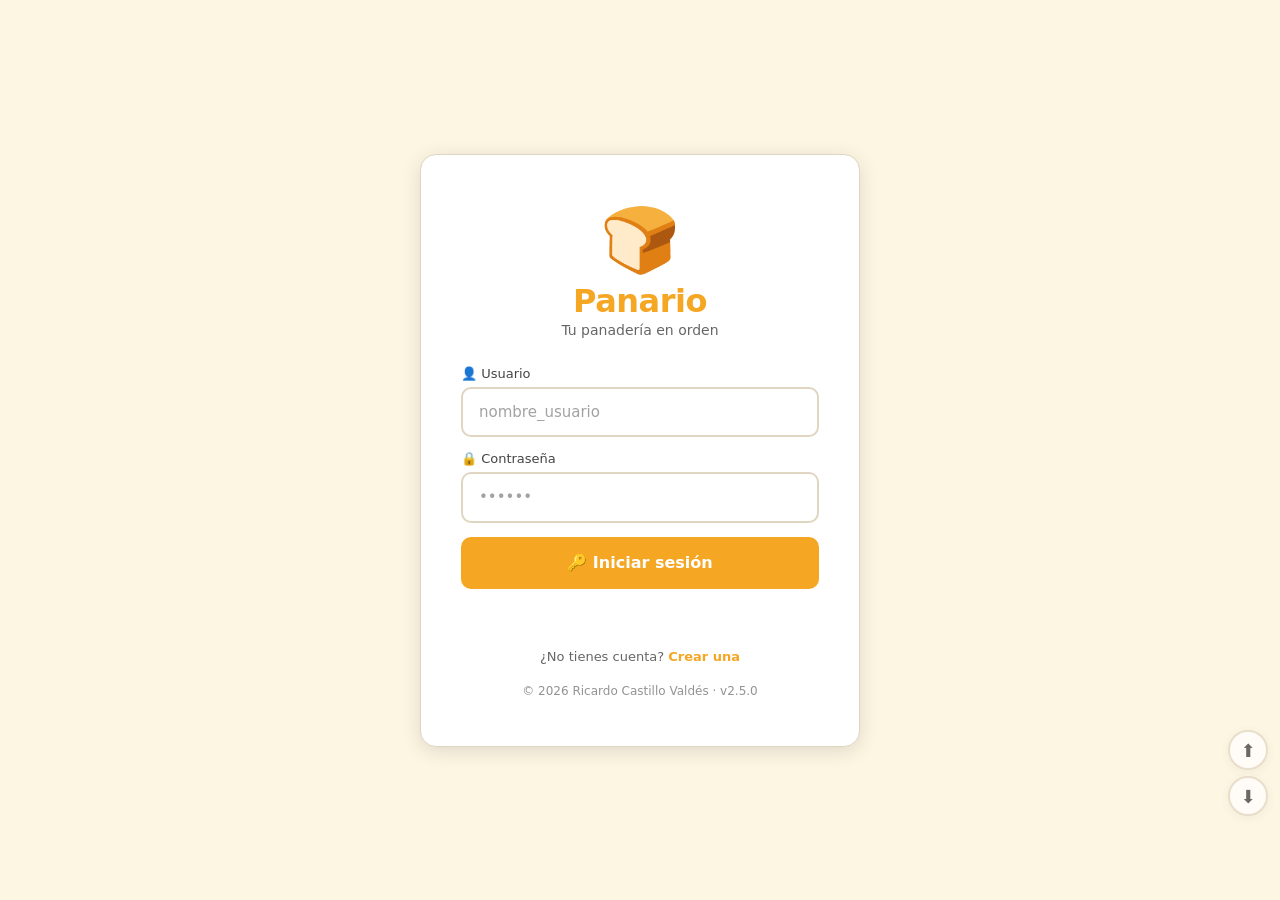
<file: index.html>
<!DOCTYPE html>
<html lang="es">
<head>
    <meta charset="UTF-8">
    <meta name="viewport" content="width=device-width, initial-scale=1.0, maximum-scale=5.0, viewport-fit=cover">
    <meta http-equiv="X-UA-Compatible" content="IE=edge">
    
    <!-- ============================================================
         🆕 v2.5.0: METADATOS DE LA APP
         ============================================================ -->
    <meta name="app-version" content="2.5.0">
    <meta name="description" content="Panario - Sistema de gestión para panadería artesanal. Offline-first, multiusuario.">
    <meta name="author" content="Ricardo Castillo Valdés">
    <meta name="theme-color" content="#f5a623">
    <meta name="apple-mobile-web-app-capable" content="yes">
    <meta name="apple-mobile-web-app-status-bar-style" content="default">
    <meta name="apple-mobile-web-app-title" content="Panario">
    <meta name="mobile-web-app-capable" content="yes">
    <meta name="format-detection" content="telephone=no">
    
    <!-- Open Graph -->
    <meta property="og:title" content="Panario - Sistema de Gestión">
    <meta property="og:description" content="Sistema de gestión para panadería artesanal. Offline-first.">
    <meta property="og:type" content="website">
    <meta property="og:image" content="./assets/icon-512.png">
    
    <!-- Twitter Card -->
    <meta name="twitter:card" content="summary_large_image">
    <meta name="twitter:title" content="Panario - Sistema de Gestión">
    <meta name="twitter:description" content="Sistema de gestión para panadería artesanal. Offline-first.">
    <meta name="twitter:image" content="./assets/icon-512.png">
    
    <title>Panario - Panadería Artesanal</title>
    
    <!-- ============================================================
         FAVICONS
         ============================================================ -->
    <link rel="icon" type="image/x-icon" href="favicon.ico">
    <link rel="icon" type="image/png" sizes="16x16" href="favicon16.ico">
    <link rel="icon" type="image/png" sizes="32x32" href="favicon32.ico">
    <link rel="apple-touch-icon" href="./assets/icon-192.png">
    
    <!-- ============================================================
         MANIFEST PWA
         ============================================================ -->
    <link rel="manifest" href="./manifest.json">
    
    <!-- ============================================================
         ESTILOS
         ============================================================ -->
    <link rel="stylesheet" href="./css/style.css">
    
    <!-- ============================================================
         PRELOAD DE ASSETS CRÍTICOS
         ============================================================ -->
    <link rel="preload" href="./lib/sql-wasm.wasm" as="fetch" type="application/wasm" crossorigin>
    <link rel="preload" href="./js/app.js" as="script">
    <link rel="preload" href="./js/db.js" as="script">
    
    <!-- ============================================================
         SCRIPTS - LIBRERÍAS EXTERNAS (deben ir PRIMERO)
         ============================================================ -->
    <script src="./lib/sql-wasm.js"></script>
    <script src="./lib/qrcode.js"></script>
</head>
<body>

    <!-- ============================================================
         PANTALLA DE LOGIN/REGISTRO
         ============================================================ -->
    <div id="authScreen" class="screen active">
        <div class="auth-wrapper">
            <div class="auth-container">
                <div class="auth-header">
                    <span class="logo">🍞</span>
                    <h1>Panario</h1>
                    <p class="subtitle">Tu panadería en orden</p>
                </div>
                
                <!-- LOGIN FORM -->
                <form id="loginForm" class="auth-form" style="display: flex;">
                    <div class="form-group">
                        <label for="loginUser">👤 Usuario</label>
                        <input type="text" id="loginUser" placeholder="nombre_usuario" autocomplete="username" required>
                    </div>
                    <div class="form-group">
                        <label for="loginPass">🔒 Contraseña</label>
                        <input type="password" id="loginPass" placeholder="••••••" autocomplete="current-password" required>
                    </div>
                    <button type="button" id="loginBtn" class="btn primary">🔑 Iniciar sesión</button>
                    <div id="loginError" class="error"></div>
                    <p style="text-align: center; font-size: 13px; color: var(--text-light); margin-top: 8px;">
                        ¿No tienes cuenta?
                        <span id="showRegisterBtn" style="color: var(--primary); cursor: pointer; font-weight: 600;">Crear una</span>
                    </p>
                </form>
                
                <!-- REGISTER FORM -->
                <form id="registerForm" class="auth-form" style="display: none;">
                    <div class="form-group">
                        <label for="regUser">👤 Usuario</label>
                        <input type="text" id="regUser" placeholder="nombre_usuario" autocomplete="username" required>
                    </div>
                    <div class="form-group">
                        <label for="regPass">🔒 Contraseña</label>
                        <input type="password" id="regPass" placeholder="Mínimo 4 caracteres" autocomplete="new-password" required>
                    </div>
                    <div class="form-group">
                        <label for="regName">📛 Nombre completo</label>
                        <input type="text" id="regName" placeholder="Tu nombre" required>
                    </div>
                    
                    <!-- Selección de modo de negocio -->
                    <div class="form-group">
                        <label>🏢 Modo de negocio</label>
                        <div style="display: flex; gap: 8px; margin-top: 4px;">
                            <label class="negocio-mode-option" onclick="selectNegocioMode('crear')" 
                                   style="flex: 1; display: flex; align-items: center; gap: 6px; padding: 8px 12px; background: var(--primary-light); border: 2px solid var(--primary); border-radius: 8px; cursor: pointer; transition: all 0.2s;">
                                <input type="radio" name="negocioMode" value="crear" checked style="cursor: pointer;">
                                <span style="font-size: 13px;">✨ Crear nuevo</span>
                            </label>
                            <label class="negocio-mode-option" onclick="selectNegocioMode('unirse')" 
                                   style="flex: 1; display: flex; align-items: center; gap: 6px; padding: 8px 12px; background: var(--bg); border: 2px solid var(--border-color); border-radius: 8px; cursor: pointer; transition: all 0.2s;">
                                <input type="radio" name="negocioMode" value="unirse" style="cursor: pointer;">
                                <span style="font-size: 13px;">🔗 Unirme</span>
                            </label>
                        </div>
                    </div>
                    
                    <!-- Nombre del negocio (modo crear) -->
                    <div class="form-group" id="negocio-name-group">
                        <label for="regBusiness">🏪 Nombre del negocio</label>
                        <input type="text" id="regBusiness" placeholder="Ej: Panadería El Trigal">
                    </div>
                    
                    <!-- Código de invitación (modo unirse) -->
                    <div class="form-group" id="negocio-code-group" style="display: none;">
                        <label for="regCodigo">🔑 Código de invitación</label>
                        <input type="text" id="regCodigo" placeholder="ABC12345" maxlength="8" 
                               style="text-transform: uppercase; letter-spacing: 2px; text-align: center; font-weight: 600;"
                               oninput="previewNegocio(this.value)">
                        <div id="negocio-preview" style="margin-top: 6px; font-size: 12px;"></div>
                    </div>
                    
                    <button type="button" id="registerBtn" class="btn primary">✨ Crear cuenta</button>
                    <div id="registerError" class="error"></div>
                    <p style="text-align: center; font-size: 13px; color: var(--text-light); margin-top: 8px;">
                        ¿Ya tienes cuenta?
                        <span id="showLoginBtn" style="color: var(--primary); cursor: pointer; font-weight: 600;">Iniciar sesión</span>
                    </p>
                </form>
                
                <div class="auth-footer">
                    © 2026 Ricardo Castillo Valdés · v2.5.0
                </div>
            </div>
        </div>
    </div>

    <!-- ============================================================
         PANTALLA PRINCIPAL DE LA APP
         ============================================================ -->
    <div id="appScreen" class="screen">
        <!-- HEADER -->
        <header>
            <h1>🍞 Panario</h1>
            <!-- 🆕 v2.3.9 (#2): Botón de notificaciones con id correcto -->
            <button class="icon-btn" id="notification-bell" onclick="showNotificationsModal()" title="Notificaciones" 
                    style="position: relative;">
                🔔
                <span id="bell-badge" 
                      style="display: none; position: absolute; top: -2px; right: -2px; 
                             background: var(--danger); color: #fff; font-size: 10px; 
                             font-weight: 700; padding: 1px 5px; border-radius: 10px; 
                             min-width: 16px; text-align: center;">0</span>
            </button>
            <!-- 🆕 v2.3.11 (N3-bis): Botón de ayuda movido después de notificaciones -->
            <button class="icon-btn" onclick="showHelpMenu()" title="Ayuda">❓</button>
            <!-- 🆕 v2.3.11 (N3-bis): userDisplay movido al final del header -->
            <span id="userDisplay" onclick="toggleUserMenu()">👤 Usuario</span>
        </header>
        
        <!-- MENÚ DE USUARIO -->
        <div id="userMenu" 
             style="display: none; position: fixed; top: 60px; right: 16px; 
                    background: var(--bg-card); border-radius: var(--radius); 
                    box-shadow: var(--shadow-hover); padding: 8px; min-width: 200px; 
                    z-index: 9999;">
            <div style="padding: 8px 12px; border-bottom: 1px solid var(--border-color);">
                <div id="menuUserName" style="font-weight: 600; font-size: 14px;">Usuario</div>
                <div id="menuUserEmail" style="font-size: 11px; color: var(--text-light);">correo@ejemplo.com</div>
            </div>
            <button onclick="window.navigate('profile'); toggleUserMenu();" 
                    style="display: block; width: 100%; text-align: left; padding: 10px 12px; 
                           background: none; border: none; cursor: pointer; font-size: 14px; 
                           border-radius: 6px; transition: background 0.2s;">
                👤 Mi Perfil
            </button>
            <button onclick="window.navigate('settings'); toggleUserMenu();" 
                    style="display: block; width: 100%; text-align: left; padding: 10px 12px; 
                           background: none; border: none; cursor: pointer; font-size: 14px; 
                           border-radius: 6px; transition: background 0.2s;">
                ⚙️ Herramientas
            </button>
            <button onclick="handleLogout()" 
                    style="display: block; width: 100%; text-align: left; padding: 10px 12px; 
                           background: none; border: none; cursor: pointer; font-size: 14px; 
                           color: var(--danger); border-radius: 6px; transition: background 0.2s;">
                🚪 Cerrar sesión
            </button>
        </div>
        
        <!-- CONTENIDO PRINCIPAL -->
        <main id="mainContent">
            <div class="card">
                <h2>⏳ Cargando...</h2>
                <p>Inicializando la aplicación...</p>
            </div>
        </main>
        
        <!-- BOTTOM NAVIGATION -->
        <nav class="bottom-nav">
            <button class="nav-item active" data-section="dashboard" title="Panel de control">📊</button>
            <button class="nav-item" data-section="orders" title="Pedidos">📋</button>
            <button class="nav-item" data-section="insumos" title="Insumos">🛒</button>
            <button class="nav-item" data-section="recipes" title="Recetas">📖</button>
            <button class="nav-item" data-section="productos" title="Productos">🏷️</button>
            <button class="nav-item" data-section="sales" title="Ventas">💰</button>
            <button class="nav-item" data-section="settings" title="Herramientas">⚙️</button>
            <button class="nav-item" data-section="profile" title="Mi Perfil">👤</button>
        </nav>
    </div>

    <!-- ============================================================
         SCRIPTS - MÓDULOS CORE
         ============================================================ -->
    
    <!-- Módulos base -->
    <script src="./js/modal.js"></script>
    <script src="./js/db.js"></script>
    <script src="./js/auth.js"></script>
    <script src="./js/theme.js"></script>
    <script src="./js/profile.js"></script>
    
    <!-- Módulos auxiliares -->
    <script src="./js/notifications.js"></script>
    <script src="./js/corriente-utils.js"></script>
    
    <!-- FAQs externas -->
    <script src="./js/faqs.js"></script>
    
    <!-- Módulos de lógica + UI -->
    <script src="./js/orders.js"></script>
    <script src="./js/ui-orders.js"></script>
    <script src="./js/ui-insumos.js"></script>
    <script src="./js/recipes.js"></script>
    <script src="./js/ui-recipes.js"></script>
    <script src="./js/ui-productos.js"></script>
    <script src="./js/sales.js"></script>
    <script src="./js/ui-sales.js"></script>
    <script src="./js/dashboard.js"></script>
    <script src="./js/ui-settings.js"></script>
    <script src="./js/reports.js"></script>
    <script src="./js/rewards.js"></script>
    
    <!-- Help modules -->
    <script src="./js/help.js"></script>
    <script src="./js/help-detailed.js"></script>
    
    <!-- Controlador principal -->
    <script src="./js/app.js"></script>
    
    <!-- ============================================================
         REGISTRO DEL SERVICE WORKER
         ============================================================ -->
    <script>
        (function() {
            const SW_VERSION = '2.5.0';
            
            if ('serviceWorker' in navigator) {
                window.addEventListener('load', function() {
                    navigator.serviceWorker.register('./sw.js', { scope: './' })
                        .then(function(registration) {
                            console.log('✅ Service Worker registrado correctamente');
                            console.log('   📦 Scope:', registration.scope);
                            
                            registration.addEventListener('updatefound', function() {
                                const newWorker = registration.installing;
                                console.log('🔄 Nueva versión del SW detectada. Instalando...');
                                
                                newWorker.addEventListener('statechange', function() {
                                    if (newWorker.state === 'installed' && navigator.serviceWorker.controller) {
                                        console.log('✨ Actualización disponible');
                                        showUpdateNotification();
                                    }
                                });
                            });
                        })
                        .catch(function(error) {
                            console.error('❌ Error registrando Service Worker:', error);
                        });
                    
                    navigator.serviceWorker.addEventListener('message', function(event) {
                        if (event.data && event.data.type === 'SW_ACTIVATED') {
                            console.log(`📦 SW v${event.data.version} activado`);
                        }
                    });
                });
                
                let refreshing = false;
                navigator.serviceWorker.addEventListener('controllerchange', function() {
                    if (refreshing) return;
                    refreshing = true;
                    console.log('🔄 Service Worker actualizado, recargando...');
                    window.location.reload();
                });
            } else {
                console.warn('⚠️ Service Workers no soportados en este navegador');
            }
            
            function showUpdateNotification() {
                const existing = document.getElementById('sw-update-notification');
                if (existing) return;
                
                const notification = document.createElement('div');
                notification.id = 'sw-update-notification';
                notification.style.cssText = `
                    position: fixed; bottom: 80px; left: 50%; transform: translateX(-50%);
                    background: var(--bg-card); border: 2px solid var(--primary);
                    border-radius: 12px; padding: 12px 16px;
                    box-shadow: 0 8px 24px rgba(0,0,0,0.2);
                    z-index: 9999999; max-width: 90%; display: flex;
                    align-items: center; gap: 12px;
                    animation: slideDown 0.3s ease;
                `;
                
                notification.innerHTML = `
                    <span style="font-size: 20px;">✨</span>
                    <div style="flex: 1;">
                        <div style="font-weight: 600; font-size: 14px;">Actualización disponible</div>
                        <div style="font-size: 12px; color: var(--text-light);">Panario v${SW_VERSION}</div>
                    </div>
                    <button onclick="updateServiceWorker()" 
                            style="padding: 6px 14px; background: var(--primary); color: #fff; 
                                   border: none; border-radius: 8px; cursor: pointer; 
                                   font-weight: 600; font-size: 13px;">
                        Actualizar
                    </button>
                `;
                
                document.body.appendChild(notification);
            }
            
            window.updateServiceWorker = function() {
                const notification = document.getElementById('sw-update-notification');
                if (notification) notification.remove();
                
                if (navigator.serviceWorker.controller) {
                    navigator.serviceWorker.controller.postMessage({ type: 'SKIP_WAITING' });
                } else {
                    window.location.reload();
                }
            };
            
            window.addEventListener('online', function() {
                console.log('🌐 Conexión restaurada');
                if (window.showToast) {
                    window.showToast('✅ Conexión restaurada', 'success', 2000);
                }
            });
            
            window.addEventListener('offline', function() {
                console.log('📴 Sin conexión a internet');
                if (window.showToast) {
                    window.showToast('📴 Trabajando sin conexión', 'warning', 3000);
                }
            });
            
            console.log(`📦 PWA Scripts cargados correctamente (index.html v${SW_VERSION})`);
            console.log(`   🔧 Viewport: user-scalable=5.0 (zoom permitido)`);
            console.log(`   🔧 viewport-fit=cover (safe areas respetadas)`);
            console.log(`   📚 FAQs externas: js/faqs.js`);
            console.log(`   📖 Help modules: help.js + help-detailed.js`);
            console.log(`   🚪 (N3) Botón cerrar sesión ELIMINADO del header`);
            console.log(`   🎯 (N3-bis) Orden top bar: Título → 🔔 → ❓ → 👤 Usuario`);
            console.log(`   👤 Botón Mi Perfil en bottom-nav (extremo derecho)`);
            console.log(`   🔔 IDs corregidos: notification-bell + bell-badge (#2)`);
        })();
    </script>
    
</body>
</html>
</file>
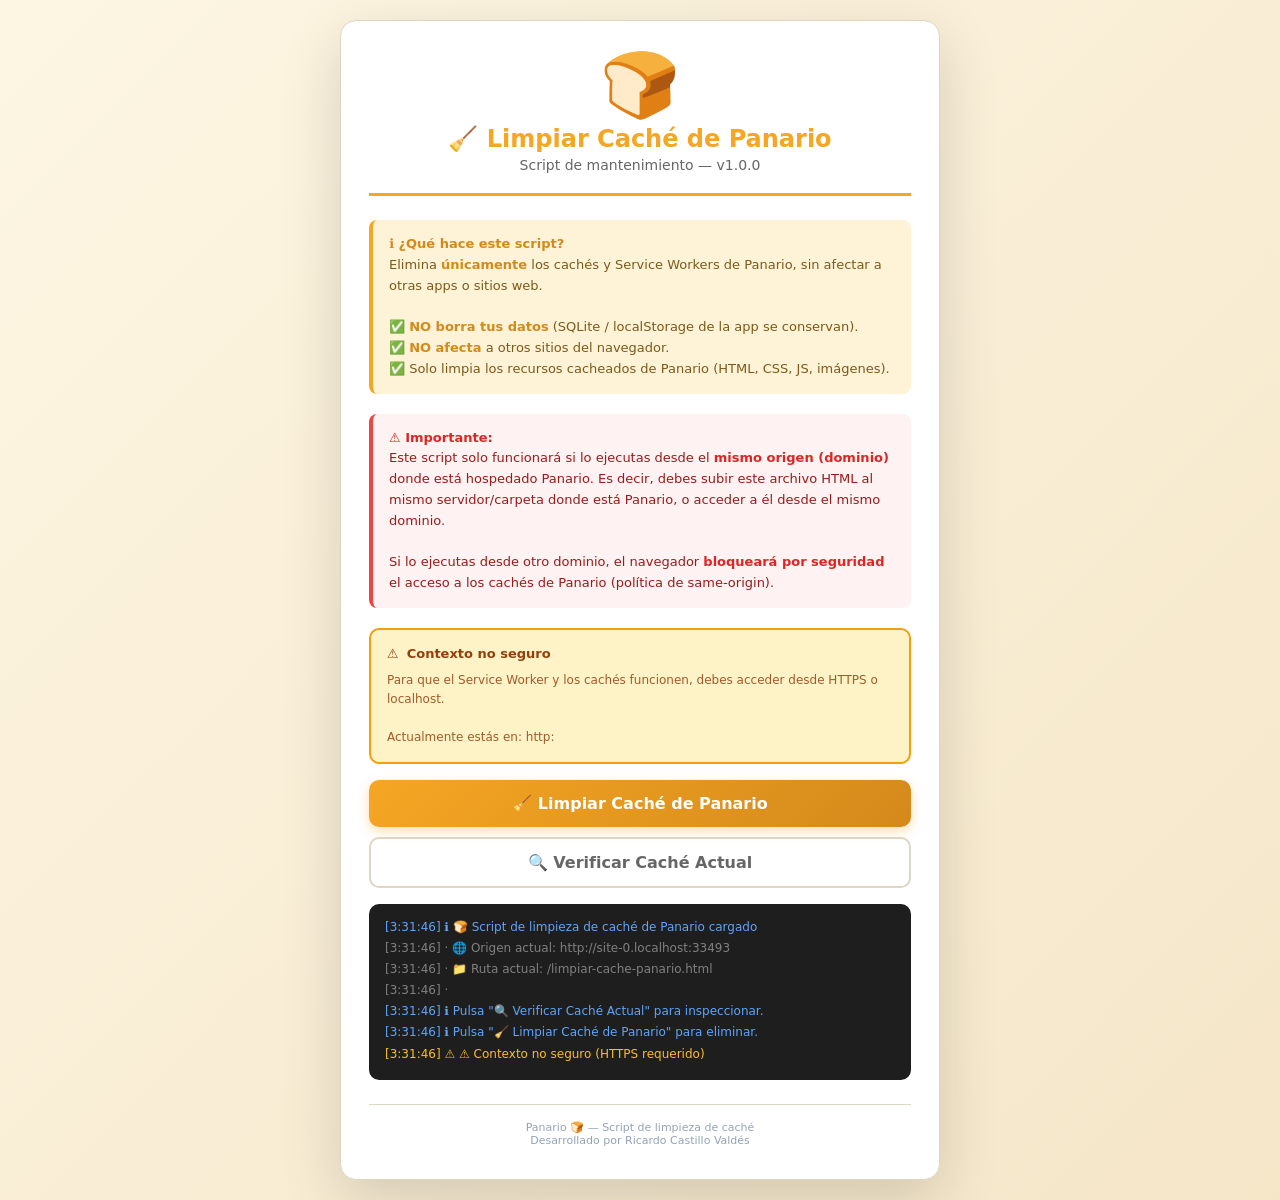
<file: limpiar-cache-panario.html>
<!DOCTYPE html>
<html lang="es">
<head>
    <meta charset="UTF-8">
    <meta name="viewport" content="width=device-width, initial-scale=1.0">
    <title>🧹 Limpiar Caché de Panario</title>
    <style>
        * {
            margin: 0;
            padding: 0;
            box-sizing: border-box;
            font-family: system-ui, -apple-system, 'Segoe UI', Roboto, sans-serif;
        }

        body {
            background: linear-gradient(135deg, #fdf6e3 0%, #f5e6c8 100%);
            min-height: 100vh;
            display: flex;
            align-items: center;
            justify-content: center;
            padding: 20px;
            color: #2d2d2d;
        }

        .container {
            background: #ffffff;
            border-radius: 16px;
            padding: 32px 28px;
            max-width: 600px;
            width: 100%;
            box-shadow: 0 20px 60px rgba(0, 0, 0, 0.15);
            border: 1px solid #e0d5c0;
        }

        .header {
            text-align: center;
            margin-bottom: 24px;
            padding-bottom: 20px;
            border-bottom: 3px solid #f5a623;
        }

        .logo {
            font-size: 64px;
            line-height: 1;
            margin-bottom: 8px;
        }

        h1 {
            font-size: 24px;
            color: #f5a623;
            font-weight: 700;
            margin-bottom: 4px;
        }

        .subtitle {
            font-size: 14px;
            color: #666;
        }

        .info-box {
            background: #fef3d6;
            border-left: 4px solid #f5a623;
            border-radius: 8px;
            padding: 14px 16px;
            margin-bottom: 20px;
            font-size: 13px;
            line-height: 1.6;
            color: #7a5a1a;
        }

        .info-box strong {
            color: #d4891b;
        }

        .warning-box {
            background: #fef2f2;
            border-left: 4px solid #ef4444;
            border-radius: 8px;
            padding: 14px 16px;
            margin-bottom: 20px;
            font-size: 13px;
            line-height: 1.6;
            color: #991b1b;
        }

        .warning-box strong {
            color: #dc2626;
        }

        .btn {
            width: 100%;
            padding: 14px 20px;
            border: none;
            border-radius: 10px;
            font-size: 16px;
            font-weight: 600;
            cursor: pointer;
            transition: all 0.2s;
            font-family: inherit;
            display: flex;
            align-items: center;
            justify-content: center;
            gap: 10px;
            margin-bottom: 10px;
        }

        .btn-primary {
            background: linear-gradient(135deg, #f5a623 0%, #d4891b 100%);
            color: #ffffff;
            box-shadow: 0 4px 12px rgba(245, 166, 35, 0.35);
        }

        .btn-primary:hover:not(:disabled) {
            transform: translateY(-2px);
            box-shadow: 0 6px 18px rgba(245, 166, 35, 0.5);
        }

        .btn-primary:active:not(:disabled) {
            transform: translateY(0);
        }

        .btn-primary:disabled {
            opacity: 0.6;
            cursor: not-allowed;
        }

        .btn-secondary {
            background: transparent;
            color: #666;
            border: 2px solid #e0d5c0;
        }

        .btn-secondary:hover:not(:disabled) {
            border-color: #f5a623;
            color: #f5a623;
        }

        .btn-danger {
            background: #ef4444;
            color: #ffffff;
        }

        .btn-danger:hover:not(:disabled) {
            background: #dc2626;
            transform: translateY(-2px);
        }

        .status-box {
            display: none;
            padding: 14px 16px;
            border-radius: 10px;
            margin-bottom: 16px;
            font-size: 13px;
            line-height: 1.6;
            border: 2px solid;
        }

        .status-box.visible {
            display: block;
            animation: fadeIn 0.3s ease;
        }

        .status-box.info {
            background: #dbeafe;
            border-color: #3b82f6;
            color: #1e40af;
        }

        .status-box.success {
            background: #d1fae5;
            border-color: #10b981;
            color: #065f46;
        }

        .status-box.warning {
            background: #fef3c7;
            border-color: #f59e0b;
            color: #92400e;
        }

        .status-box.error {
            background: #fee2e2;
            border-color: #ef4444;
            color: #991b1b;
        }

        .status-title {
            font-weight: 700;
            margin-bottom: 6px;
            display: flex;
            align-items: center;
            gap: 8px;
        }

        .status-detail {
            font-size: 12px;
            opacity: 0.85;
            white-space: pre-line;
        }

        .log {
            background: #1e1e1e;
            color: #d4d4d4;
            border-radius: 10px;
            padding: 14px 16px;
            font-family: 'SF Mono', Monaco, Consolas, monospace;
            font-size: 12px;
            line-height: 1.6;
            max-height: 300px;
            overflow-y: auto;
            margin-top: 16px;
            display: none;
        }

        .log.visible {
            display: block;
        }

        .log-line {
            margin-bottom: 2px;
            word-break: break-word;
        }

        .log-line.success { color: #4ade80; }
        .log-line.error { color: #f87171; }
        .log-line.warn { color: #fbbf24; }
        .log-line.info { color: #60a5fa; }
        .log-line.dim { color: #808080; }

        .spinner {
            display: inline-block;
            width: 18px;
            height: 18px;
            border: 3px solid rgba(255, 255, 255, 0.3);
            border-top-color: #ffffff;
            border-radius: 50%;
            animation: spin 0.8s linear infinite;
        }

        @keyframes spin {
            to { transform: rotate(360deg); }
        }

        @keyframes fadeIn {
            from { opacity: 0; transform: translateY(-5px); }
            to { opacity: 1; transform: translateY(0); }
        }

        .stats {
            display: grid;
            grid-template-columns: repeat(2, 1fr);
            gap: 10px;
            margin-top: 12px;
        }

        .stat-card {
            background: #f8f5ed;
            border-radius: 8px;
            padding: 12px;
            text-align: center;
            border: 1px solid #e0d5c0;
        }

        .stat-number {
            font-size: 24px;
            font-weight: 700;
            color: #f5a623;
            line-height: 1.2;
        }

        .stat-label {
            font-size: 11px;
            color: #666;
            margin-top: 2px;
        }

        .footer {
            text-align: center;
            margin-top: 24px;
            padding-top: 16px;
            border-top: 1px solid #e0d5c0;
            font-size: 11px;
            color: #94a3b8;
        }

        @media (max-width: 480px) {
            .container { padding: 24px 20px; }
            .logo { font-size: 48px; }
            h1 { font-size: 20px; }
            .btn { font-size: 14px; padding: 12px 16px; }
        }
    </style>
</head>
<body>

<div class="container">
    <div class="header">
        <div class="logo">🍞</div>
        <h1>🧹 Limpiar Caché de Panario</h1>
        <p class="subtitle">Script de mantenimiento — v1.0.0</p>
    </div>

    <div class="info-box">
        <strong>ℹ️ ¿Qué hace este script?</strong><br>
        Elimina <strong>únicamente</strong> los cachés y Service Workers de Panario, sin afectar a otras apps o sitios web.<br><br>
        ✅ <strong>NO borra tus datos</strong> (SQLite / localStorage de la app se conservan).<br>
        ✅ <strong>NO afecta</strong> a otros sitios del navegador.<br>
        ✅ Solo limpia los recursos cacheados de Panario (HTML, CSS, JS, imágenes).
    </div>

    <div class="warning-box">
        <strong>⚠️ Importante:</strong><br>
        Este script solo funcionará si lo ejecutas desde el <strong>mismo origen (dominio)</strong> donde está hospedado Panario. Es decir, debes subir este archivo HTML al mismo servidor/carpeta donde está Panario, o acceder a él desde el mismo dominio.
        <br><br>
        Si lo ejecutas desde otro dominio, el navegador <strong>bloqueará por seguridad</strong> el acceso a los cachés de Panario (política de same-origin).
    </div>

    <div id="status-box" class="status-box"></div>

    <button id="btn-clean" class="btn btn-primary" onclick="limpiarCachePanario()">
        🧹 Limpiar Caché de Panario
    </button>

    <button id="btn-check" class="btn btn-secondary" onclick="verificarCachePanario()">
        🔍 Verificar Caché Actual
    </button>

    <div id="stats-container" class="stats" style="display: none;">
        <div class="stat-card">
            <div class="stat-number" id="stat-caches">0</div>
            <div class="stat-label">📦 Cachés encontradas</div>
        </div>
        <div class="stat-card">
            <div class="stat-number" id="stat-entries">0</div>
            <div class="stat-label">📄 Archivos cacheados</div>
        </div>
        <div class="stat-card">
            <div class="stat-number" id="stat-sw">0</div>
            <div class="stat-label">⚙️ Service Workers</div>
        </div>
        <div class="stat-card">
            <div class="stat-number" id="stat-deleted">0</div>
            <div class="stat-label">🗑️ Eliminados</div>
        </div>
    </div>

    <div id="log" class="log"></div>

    <div class="footer">
        Panario 🍞 — Script de limpieza de caché<br>
        Desarrollado por Ricardo Castillo Valdés
    </div>
</div>

<script>
// ============================================================
// 🧹 LIMPIAR CACHÉ DE PANARIO
// ============================================================
// 
// Este script elimina ÚNICAMENTE los cachés y Service Workers
// asociados a Panario, sin afectar a otros sitios web.
// 
// Identifica los cachés de Panario por su nombre (prefijo "panario").
// 
// IMPORTANTE: Debe ejecutarse desde el mismo origen (dominio)
// donde está hospedado Panario, de lo contrario el navegador
// bloqueará el acceso a los cachés por same-origin policy.
// ============================================================

// Prefijos conocidos de cachés de Panario
const PANARIO_CACHE_PREFIXES = [
    'panario',
    'panario-static',
    'panario-dynamic',
    'panario-v'
];

// Prefijos de Service Workers de Panario
const PANARIO_SW_PATHS = [
    '/sw.js',
    'sw.js',
    '/panario/sw.js'
];

let logs = [];

// ============================================================
// UTILIDADES DE LOG
// ============================================================

function log(message, type = 'info') {
    const timestamp = new Date().toLocaleTimeString('es-ES');
    const prefix = {
        'success': '✅',
        'error': '❌',
        'warn': '⚠️',
        'info': 'ℹ️',
        'dim': '·'
    }[type] || 'ℹ️';
    
    const logEntry = `[${timestamp}] ${prefix} ${message}`;
    logs.push({ message: logEntry, type });
    
    // Actualizar el DOM
    const logEl = document.getElementById('log');
    if (logEl) {
        logEl.classList.add('visible');
        const line = document.createElement('div');
        line.className = `log-line ${type}`;
        line.textContent = logEntry;
        logEl.appendChild(line);
        logEl.scrollTop = logEl.scrollHeight;
    }
    
    // También log en consola
    console.log(logEntry);
}

function clearLog() {
    logs = [];
    const logEl = document.getElementById('log');
    if (logEl) {
        logEl.innerHTML = '';
        logEl.classList.remove('visible');
    }
}

// ============================================================
// UTILIDADES DE UI
// ============================================================

function showStatus(type, title, detail = '') {
    const box = document.getElementById('status-box');
    if (!box) return;
    
    const icons = {
        'info': 'ℹ️',
        'success': '✅',
        'warning': '⚠️',
        'error': '❌'
    };
    
    box.className = `status-box visible ${type}`;
    box.innerHTML = `
        <div class="status-title">
            <span>${icons[type] || 'ℹ️'}</span>
            <span>${title}</span>
        </div>
        ${detail ? `<div class="status-detail">${detail}</div>` : ''}
    `;
}

function hideStatus() {
    const box = document.getElementById('status-box');
    if (box) box.className = 'status-box';
}

function updateStats(caches, entries, sw, deleted) {
    const container = document.getElementById('stats-container');
    if (!container) return;
    container.style.display = 'grid';
    
    document.getElementById('stat-caches').textContent = caches;
    document.getElementById('stat-entries').textContent = entries;
    document.getElementById('stat-sw').textContent = sw;
    document.getElementById('stat-deleted').textContent = deleted;
}

function setButtonsDisabled(disabled) {
    const btnClean = document.getElementById('btn-clean');
    const btnCheck = document.getElementById('btn-check');
    if (btnClean) btnClean.disabled = disabled;
    if (btnCheck) btnCheck.disabled = disabled;
}

// ============================================================
// DETECTAR CACHÉS DE PANARIO
// ============================================================

async function detectarCachesPanario() {
    if (!('caches' in window)) {
        return { caches: [], total: 0, error: 'Cache API no soportada' };
    }
    
    try {
        const allCacheNames = await caches.keys();
        const panarioCaches = allCacheNames.filter(name => {
            const lowerName = name.toLowerCase();
            return PANARIO_CACHE_PREFIXES.some(prefix => lowerName.includes(prefix));
        });
        
        log(`📋 Cachés totales del navegador: ${allCacheNames.length}`, 'dim');
        log(`🍞 Cachés de Panario detectadas: ${panarioCaches.length}`, 'info');
        
        if (panarioCaches.length > 0) {
            panarioCaches.forEach(name => log(`   · ${name}`, 'dim'));
        }
        
        return { caches: panarioCaches, total: allCacheNames.length };
    } catch (e) {
        log(`Error detectando cachés: ${e.message}`, 'error');
        return { caches: [], total: 0, error: e.message };
    }
}

// ============================================================
// CONTAR ARCHIVOS EN CACHÉS
// ============================================================

async function contarArchivosEnCaches(cacheNames) {
    let totalEntries = 0;
    const detalles = [];
    
    for (const name of cacheNames) {
        try {
            const cache = await caches.open(name);
            const keys = await cache.keys();
            totalEntries += keys.length;
            detalles.push({ name, count: keys.length });
            log(`   · ${name}: ${keys.length} archivos`, 'dim');
        } catch (e) {
            log(`Error leyendo caché "${name}": ${e.message}`, 'warn');
        }
    }
    
    return { totalEntries, detalles };
}

// ============================================================
// DETECTAR SERVICE WORKERS DE PANARIO
// ============================================================

async function detectarServiceWorkersPanario() {
    if (!('serviceWorker' in navigator)) {
        return [];
    }
    
    try {
        const registrations = await navigator.serviceWorker.getRegistrations();
        const panarioSWs = registrations.filter(reg => {
            const scope = reg.scope || '';
            const activeURL = reg.active?.scriptURL || '';
            const installingURL = reg.installing?.scriptURL || '';
            const waitingURL = reg.waiting?.scriptURL || '';
            
            // Detectar si es de Panario por la URL del script o el scope
            return PANARIO_SW_PATHS.some(path => 
                activeURL.includes(path) ||
                installingURL.includes(path) ||
                waitingURL.includes(path) ||
                scope.includes('panario')
            );
        });
        
        log(`⚙️ Service Workers totales: ${registrations.length}`, 'dim');
        log(`🍞 Service Workers de Panario: ${panarioSWs.length}`, 'info');
        
        panarioSWs.forEach(reg => {
            log(`   · Scope: ${reg.scope}`, 'dim');
            if (reg.active) log(`     Active: ${reg.active.scriptURL}`, 'dim');
        });
        
        return panarioSWs;
    } catch (e) {
        log(`Error detectando Service Workers: ${e.message}`, 'error');
        return [];
    }
}

// ============================================================
// VERIFICAR CACHÉ ACTUAL (sin borrar)
// ============================================================

async function verificarCachePanario() {
    clearLog();
    hideStatus();
    setButtonsDisabled(true);
    
    log('🔍 Iniciando verificación del caché de Panario...', 'info');
    
    try {
        // 1. Detectar cachés
        const { caches: panarioCaches, total: totalCaches, error } = await detectarCachesPanario();
        
        if (error) {
            showStatus('error', 'Error al detectar cachés', error);
            setButtonsDisabled(false);
            return;
        }
        
        // 2. Contar archivos
        const { totalEntries } = await contarArchivosEnCaches(panarioCaches);
        
        // 3. Detectar Service Workers
        const panarioSWs = await detectarServiceWorkersPanario();
        
        // 4. Actualizar stats
        updateStats(panarioCaches.length, totalEntries, panarioSWs.length, 0);
        
        // 5. Mostrar resultado
        if (panarioCaches.length === 0 && panarioSWs.length === 0) {
            showStatus('info', 'No se encontró caché de Panario', 
                'No hay cachés ni Service Workers de Panario registrados en este navegador.\n\n' +
                'Si esperabas encontrar cachés, verifica que:\n' +
                '• Estés ejecutando este script desde el mismo dominio de Panario.\n' +
                '• Hayas abierto Panario al menos una vez en este navegador.'
            );
        } else {
            showStatus('success', 'Caché de Panario detectado', 
                `📦 Cachés de Panario: ${panarioCaches.length}\n` +
                `📄 Archivos cacheados: ${totalEntries}\n` +
                `⚙️ Service Workers: ${panarioSWs.length}\n\n` +
                `Pulsa "🧹 Limpiar Caché de Panario" para eliminarlos.`
            );
        }
        
    } catch (e) {
        log(`Error en verificación: ${e.message}`, 'error');
        showStatus('error', 'Error en la verificación', e.message);
    } finally {
        setButtonsDisabled(false);
    }
}

// ============================================================
// LIMPIAR CACHÉ DE PANARIO
// ============================================================

async function limpiarCachePanario() {
    clearLog();
    hideStatus();
    setButtonsDisabled(true);
    
    log('🧹 Iniciando limpieza del caché de Panario...', 'info');
    
    // Confirmación
    const confirmado = await mostrarConfirmacion();
    if (!confirmado) {
        log('❌ Operación cancelada por el usuario', 'warn');
        showStatus('warning', 'Operación cancelada', 'No se eliminó ningún caché.');
        setButtonsDisabled(false);
        return;
    }
    
    let deletedCaches = 0;
    let deletedSWs = 0;
    let totalEntriesBefore = 0;
    
    try {
        // ============================================================
        // PASO 1: DETECTAR CACHÉS Y CONTAR ARCHIVOS
        // ============================================================
        log('📋 PASO 1: Detectando cachés de Panario...', 'info');
        
        const { caches: panarioCaches } = await detectarCachesPanario();
        
        if (panarioCaches.length === 0) {
            log('ℹ️ No se encontraron cachés de Panario', 'warn');
        } else {
            const { totalEntries } = await contarArchivosEnCaches(panarioCaches);
            totalEntriesBefore = totalEntries;
            log(`📄 Total de archivos cacheados: ${totalEntries}`, 'dim');
        }
        
        // ============================================================
        // PASO 2: ELIMINAR CACHÉS DE PANARIO
        // ============================================================
        log('', 'dim');
        log('🗑️ PASO 2: Eliminando cachés de Panario...', 'info');
        
        for (const cacheName of panarioCaches) {
            try {
                const eliminado = await caches.delete(cacheName);
                if (eliminado) {
                    deletedCaches++;
                    log(`✅ Caché eliminado: ${cacheName}`, 'success');
                } else {
                    log(`⚠️ No se pudo eliminar: ${cacheName}`, 'warn');
                }
            } catch (e) {
                log(`❌ Error eliminando "${cacheName}": ${e.message}`, 'error');
            }
        }
        
        // ============================================================
        // PASO 3: DESREGISTRAR SERVICE WORKERS DE PANARIO
        // ============================================================
        log('', 'dim');
        log('⚙️ PASO 3: Desregistrando Service Workers de Panario...', 'info');
        
        const panarioSWs = await detectarServiceWorkersPanario();
        
        for (const reg of panarioSWs) {
            try {
                const exitoso = await reg.unregister();
                if (exitoso) {
                    deletedSWs++;
                    log(`✅ Service Worker desregistrado: ${reg.scope}`, 'success');
                } else {
                    log(`⚠️ No se pudo desregistrar: ${reg.scope}`, 'warn');
                }
            } catch (e) {
                log(`❌ Error desregistrando SW "${reg.scope}": ${e.message}`, 'error');
            }
        }
        
        // ============================================================
        // PASO 4: VERIFICACIÓN FINAL
        // ============================================================
        log('', 'dim');
        log('🔍 PASO 4: Verificación final...', 'info');
        
        const { caches: cachesRestantes } = await detectarCachesPanario();
        const swRestantes = await detectarServiceWorkersPanario();
        
        // ============================================================
        // PASO 5: ACTUALIZAR STATS Y MOSTRAR RESULTADO
        // ============================================================
        updateStats(
            panarioCaches.length,
            totalEntriesBefore,
            panarioSWs.length,
            deletedCaches + deletedSWs
        );
        
        log('', 'dim');
        
        if (cachesRestantes.length === 0 && swRestantes.length === 0) {
            log('✅ Limpieza completada con éxito', 'success');
            showStatus('success', '¡Caché de Panario eliminado!', 
                `✅ Cachés eliminadas: ${deletedCaches}\n` +
                `✅ Service Workers desregistrados: ${deletedSWs}\n` +
                `📄 Archivos eliminados: ${totalEntriesBefore}\n\n` +
                `🔄 Ahora puedes abrir Panario con conexión a internet para que se vuelva a cachear automáticamente.\n\n` +
                `💡 Tus datos (SQLite/localStorage) NO fueron afectados.`
            );
        } else {
            log(`⚠️ Quedan ${cachesRestantes.length} cachés y ${swRestantes.length} SWs de Panario`, 'warn');
            showStatus('warning', 'Limpieza parcial', 
                `✅ Eliminados: ${deletedCaches} cachés, ${deletedSWs} SWs\n` +
                `⚠️ Pendientes: ${cachesRestantes.length} cachés, ${swRestantes.length} SWs\n\n` +
                `Algunos recursos no se pudieron eliminar. Esto puede ocurrir si están en uso por otra pestaña de Panario.`
            );
        }
        
    } catch (e) {
        log(`❌ Error crítico: ${e.message}`, 'error');
        showStatus('error', 'Error durante la limpieza', e.message);
    } finally {
        setButtonsDisabled(false);
    }
}

// ============================================================
// MODAL DE CONFIRMACIÓN
// ============================================================

function mostrarConfirmacion() {
    return new Promise((resolve) => {
        const modal = document.createElement('div');
        modal.id = 'confirm-modal';
        modal.style.cssText = `
            position: fixed;
            top: 0; left: 0; right: 0; bottom: 0;
            background: rgba(0,0,0,0.6);
            backdrop-filter: blur(6px);
            display: flex;
            align-items: center;
            justify-content: center;
            z-index: 999999;
            padding: 20px;
            animation: fadeIn 0.2s ease;
        `;
        
        modal.innerHTML = `
            <div style="
                background: #ffffff;
                border-radius: 16px;
                padding: 24px 28px;
                max-width: 420px;
                width: 100%;
                box-shadow: 0 20px 60px rgba(0,0,0,0.3);
                border: 2px solid #f5a623;
            ">
                <div style="display: flex; align-items: center; gap: 12px; margin-bottom: 16px;">
                    <span style="font-size: 32px;">🧹</span>
                    <h2 style="margin: 0; font-size: 18px; color: #f5a623;">Confirmar limpieza</h2>
                </div>
                
                <p style="font-size: 14px; line-height: 1.6; color: #2d2d2d; margin-bottom: 8px;">
                    ¿Seguro que quieres limpiar el caché de <strong>Panario</strong>?
                </p>
                
                <div style="background: #fef3d6; border-radius: 8px; padding: 10px 14px; margin-bottom: 20px; font-size: 12px; color: #7a5a1a; line-height: 1.6;">
                    ✅ Se eliminarán <strong>solo</strong> los cachés y Service Workers de Panario.<br>
                    ✅ Tus <strong>datos</strong> (SQLite/localStorage) se conservan.<br>
                    ✅ Otros sitios web <strong>no se ven afectados</strong>.
                </div>
                
                <div style="display: flex; gap: 10px;">
                    <button id="confirm-yes" style="
                        flex: 1;
                        padding: 12px 16px;
                        background: linear-gradient(135deg, #f5a623 0%, #d4891b 100%);
                        color: #ffffff;
                        border: none;
                        border-radius: 8px;
                        font-size: 14px;
                        font-weight: 600;
                        cursor: pointer;
                        font-family: inherit;
                    ">
                        ✅ Sí, limpiar
                    </button>
                    <button id="confirm-no" style="
                        flex: 1;
                        padding: 12px 16px;
                        background: transparent;
                        color: #666;
                        border: 2px solid #e0d5c0;
                        border-radius: 8px;
                        font-size: 14px;
                        font-weight: 600;
                        cursor: pointer;
                        font-family: inherit;
                    ">
                        ❌ Cancelar
                    </button>
                </div>
            </div>
        `;
        
        document.body.appendChild(modal);
        
        document.getElementById('confirm-yes').onclick = () => {
            modal.remove();
            resolve(true);
        };
        
        document.getElementById('confirm-no').onclick = () => {
            modal.remove();
            resolve(false);
        };
        
        modal.onclick = (e) => {
            if (e.target === modal) {
                modal.remove();
                resolve(false);
            }
        };
        
        // Escape para cancelar
        const escHandler = (e) => {
            if (e.key === 'Escape') {
                modal.remove();
                document.removeEventListener('keydown', escHandler);
                resolve(false);
            }
        };
        document.addEventListener('keydown', escHandler);
    });
}

// ============================================================
// INICIALIZACIÓN
// ============================================================

document.addEventListener('DOMContentLoaded', function() {
    log('🍞 Script de limpieza de caché de Panario cargado', 'info');
    log(`🌐 Origen actual: ${window.location.origin}`, 'dim');
    log(`📁 Ruta actual: ${window.location.pathname}`, 'dim');
    log('', 'dim');
    log('Pulsa "🔍 Verificar Caché Actual" para inspeccionar.', 'info');
    log('Pulsa "🧹 Limpiar Caché de Panario" para eliminar.', 'info');
    
    // Verificar soporte de Cache API
    if (!('caches' in window)) {
        log('⚠️ Cache API no soportada en este navegador', 'error');
        showStatus('error', 'Navegador no compatible', 
            'Este navegador no soporta la Cache API necesaria para gestionar los cachés de Panario.'
        );
        setButtonsDisabled(true);
        return;
    }
    
    // Verificar contexto seguro
    const isSecure = window.location.protocol === 'https:' ||
                     window.location.hostname === 'localhost' ||
                     window.location.hostname === '127.0.0.1';
    
    if (!isSecure) {
        log('⚠️ Contexto no seguro (HTTPS requerido)', 'warn');
        showStatus('warning', 'Contexto no seguro',
            'Para que el Service Worker y los cachés funcionen, debes acceder desde HTTPS o localhost.\n\n' +
            'Actualmente estás en: ' + window.location.protocol
        );
    }
    
    // Verificar Service Worker
    if (!('serviceWorker' in navigator)) {
        log('⚠️ Service Worker no soportado', 'warn');
    }
});
</script>

</body>
</html>
</file>
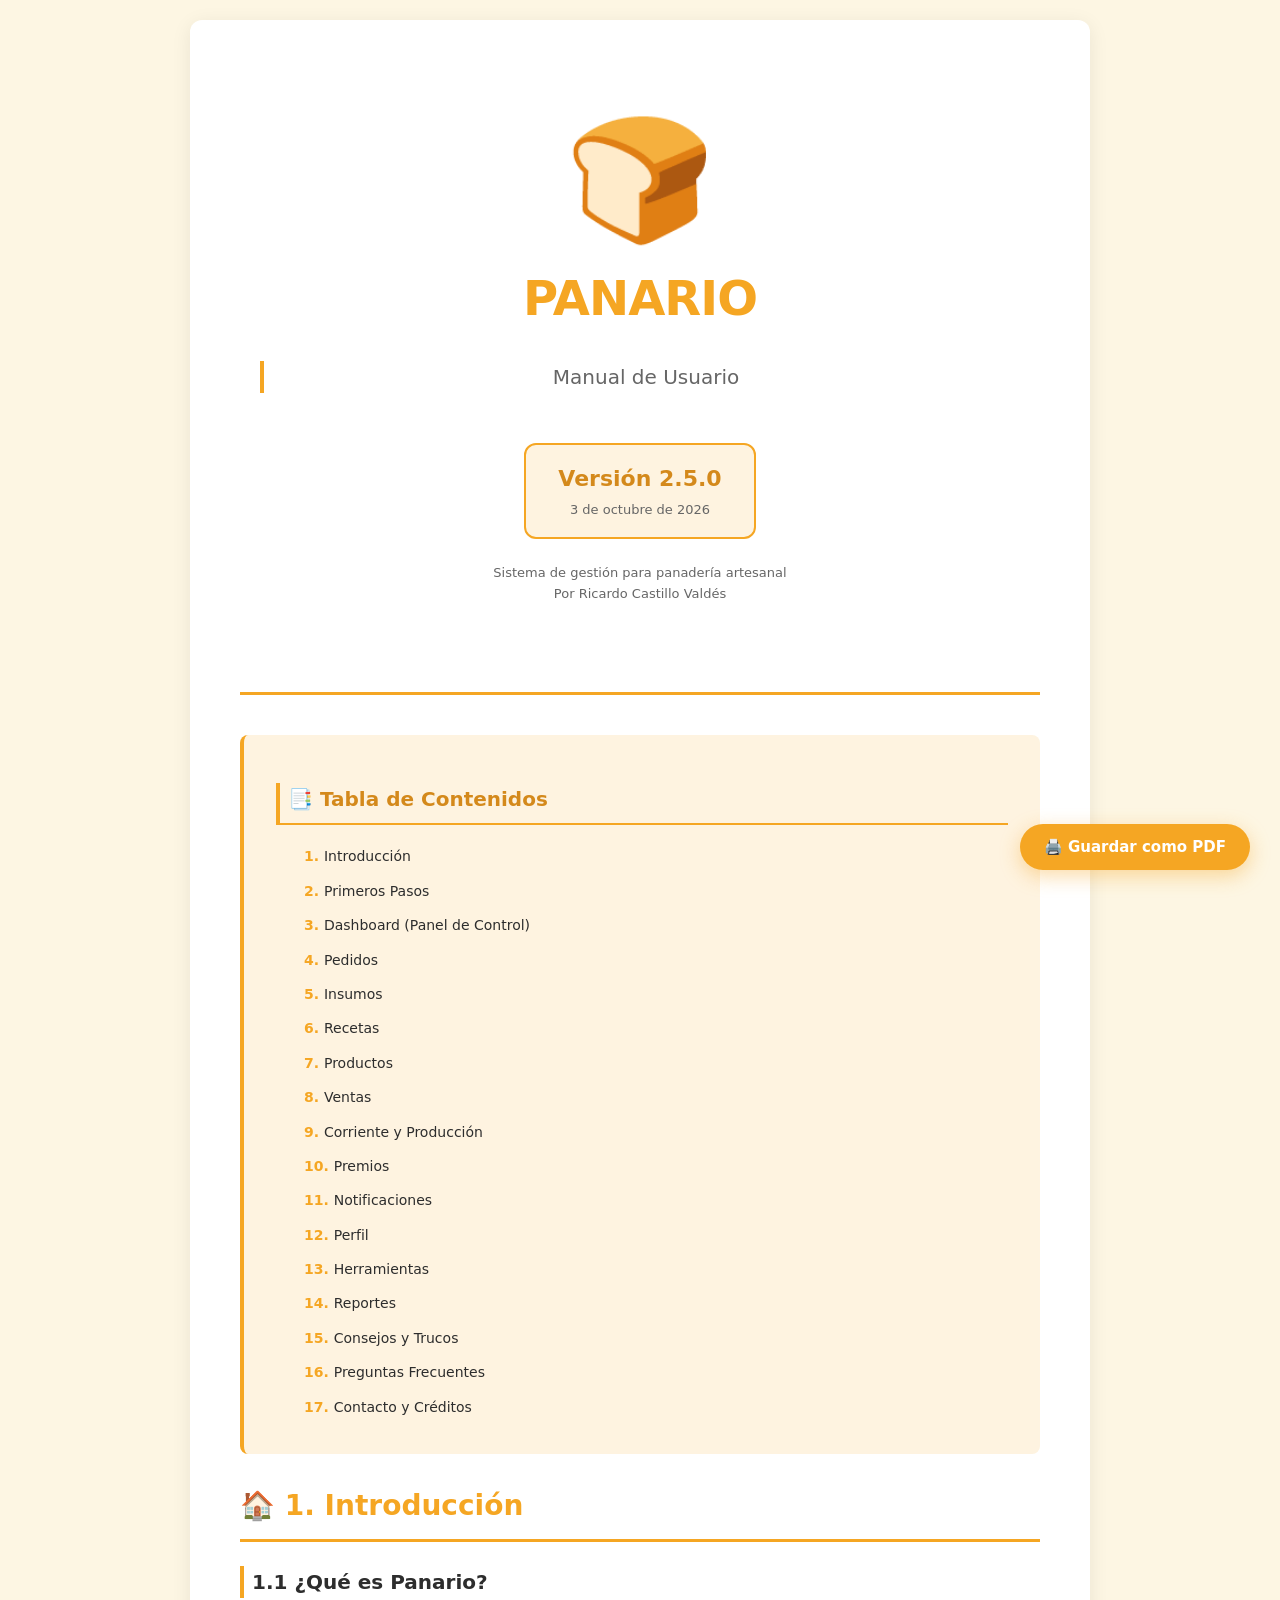
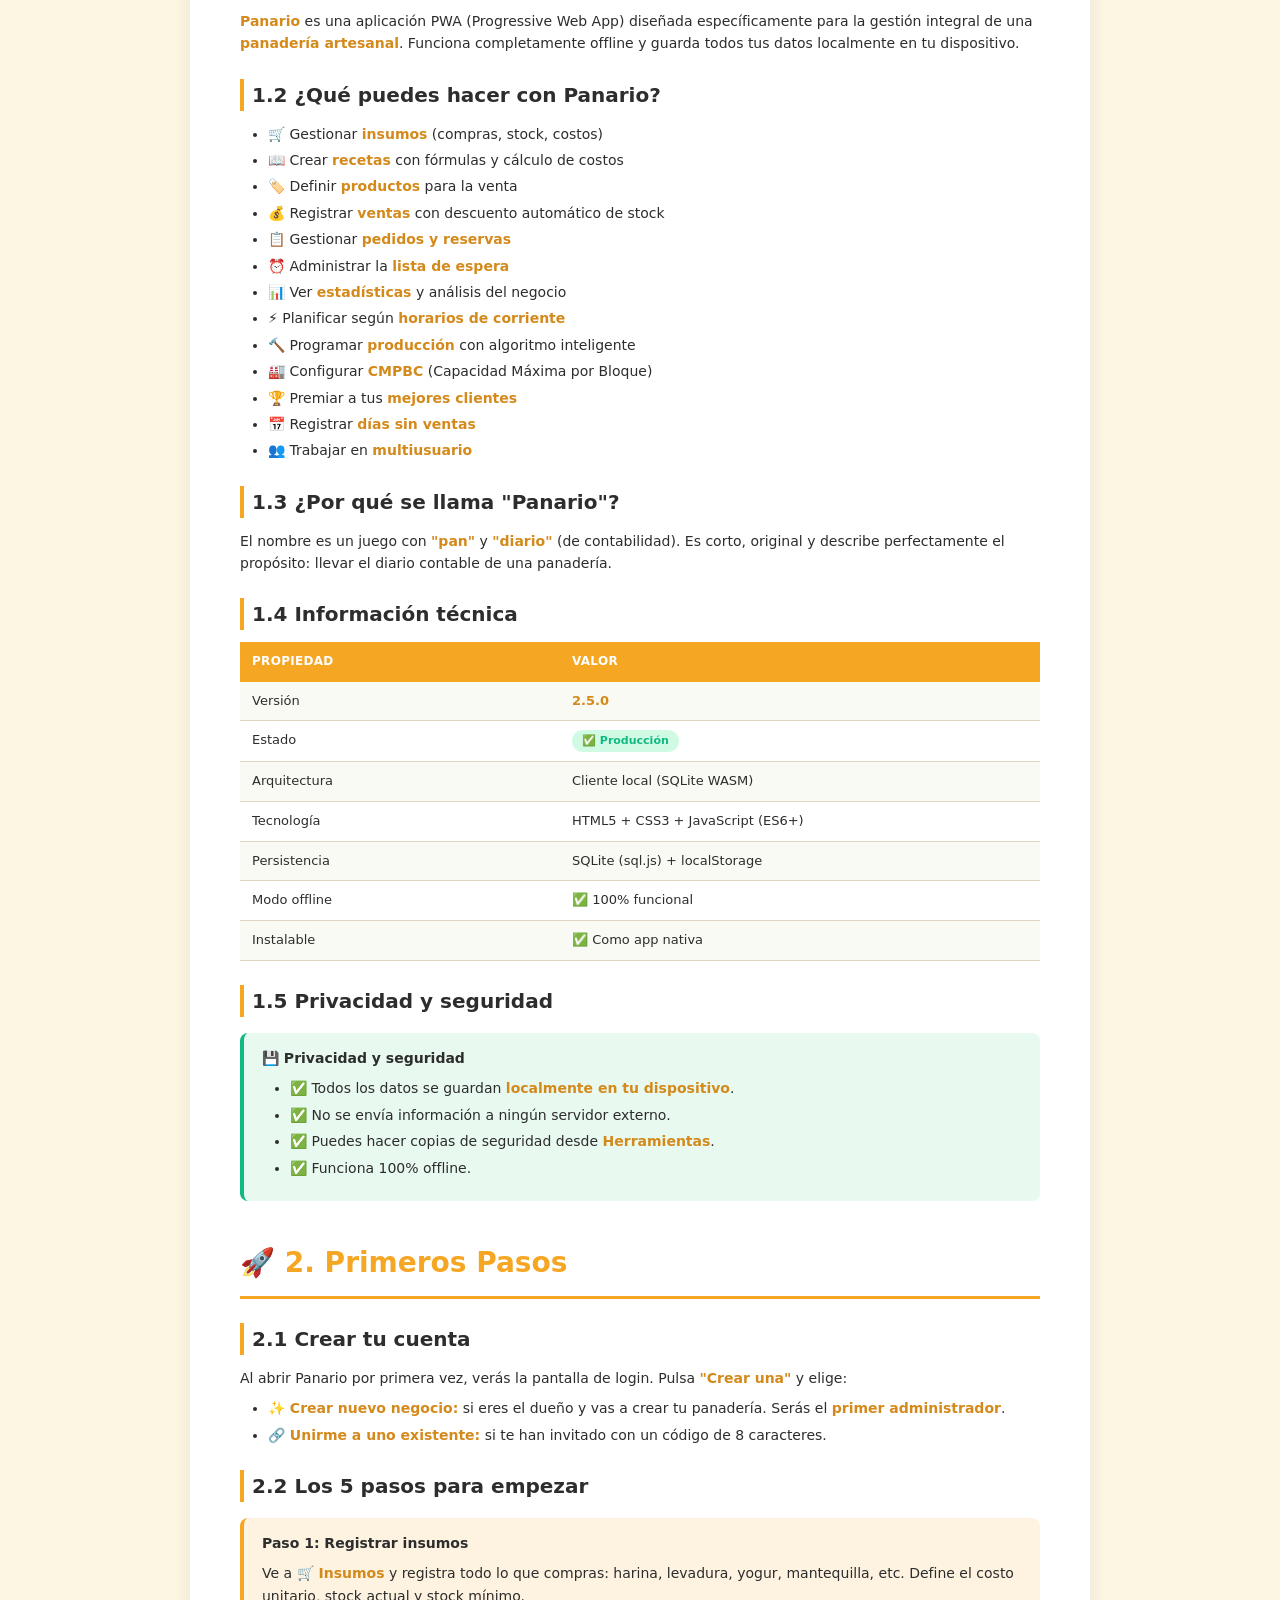
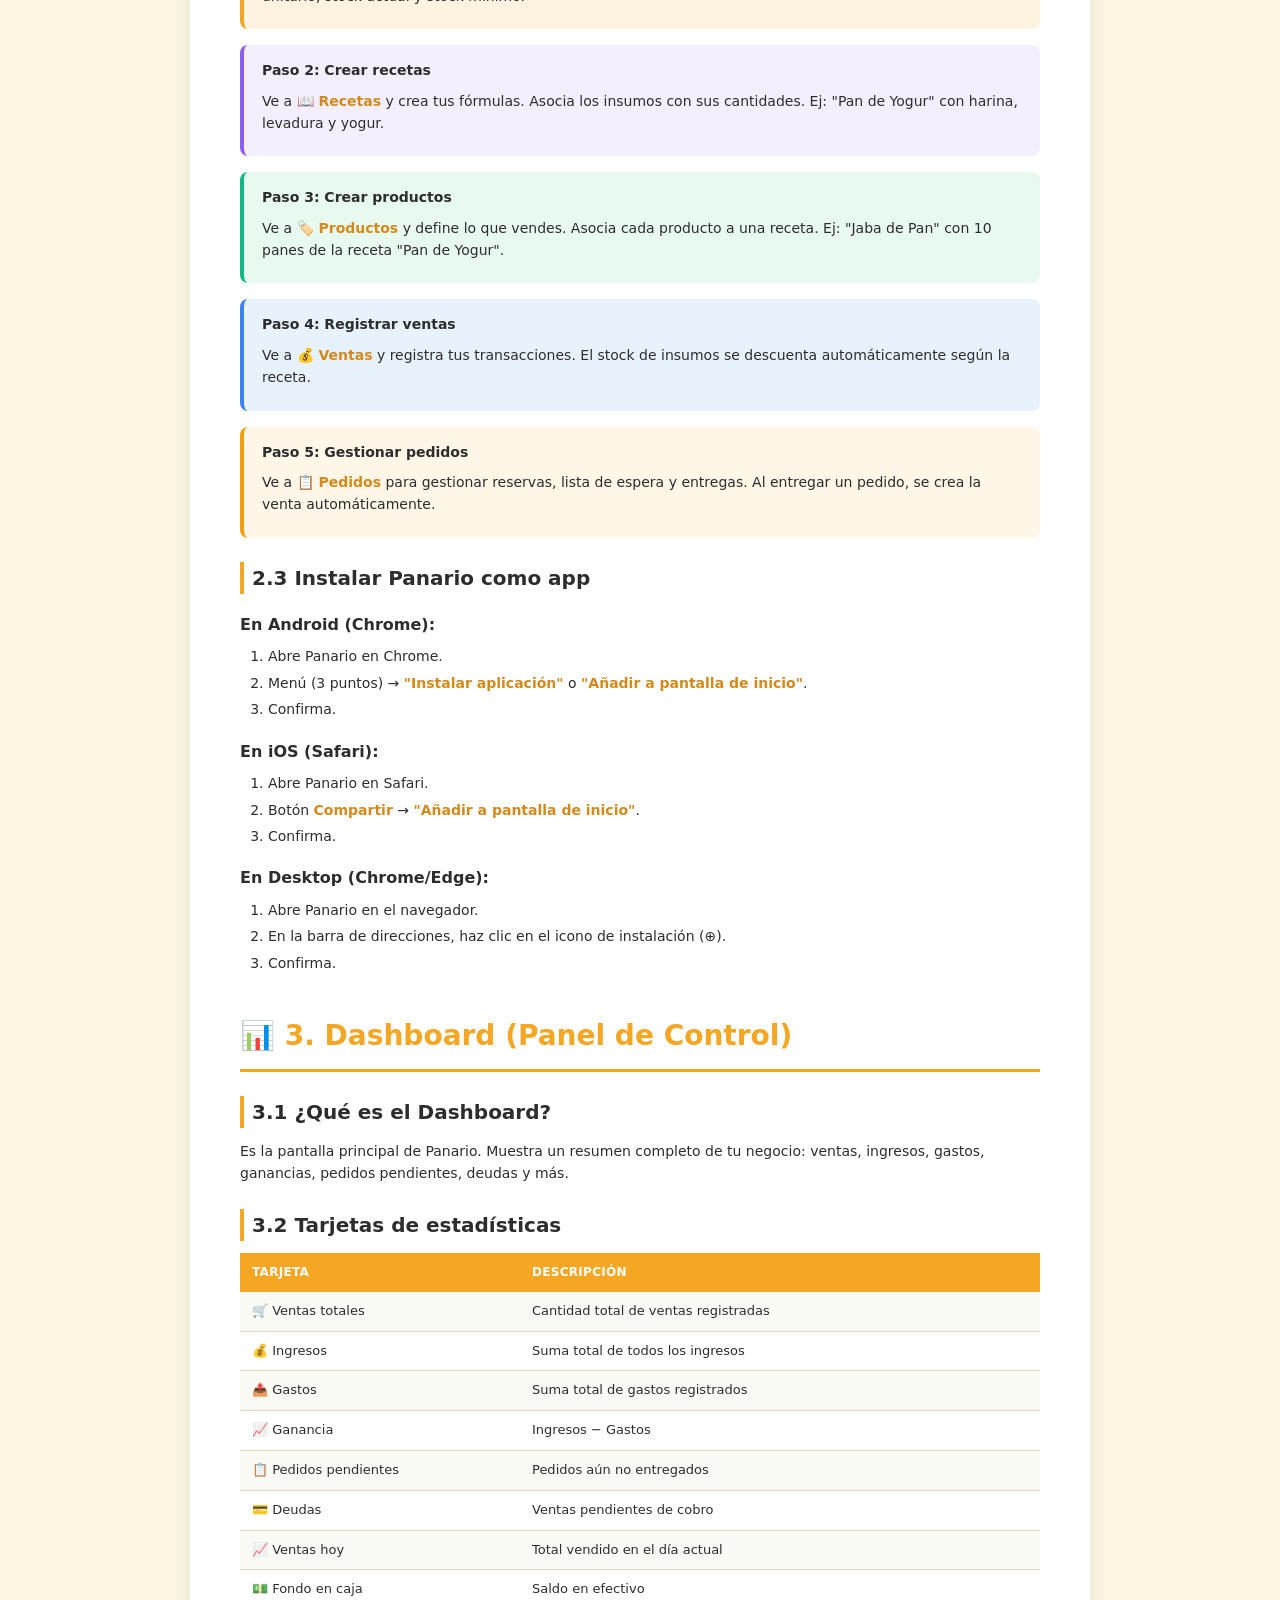
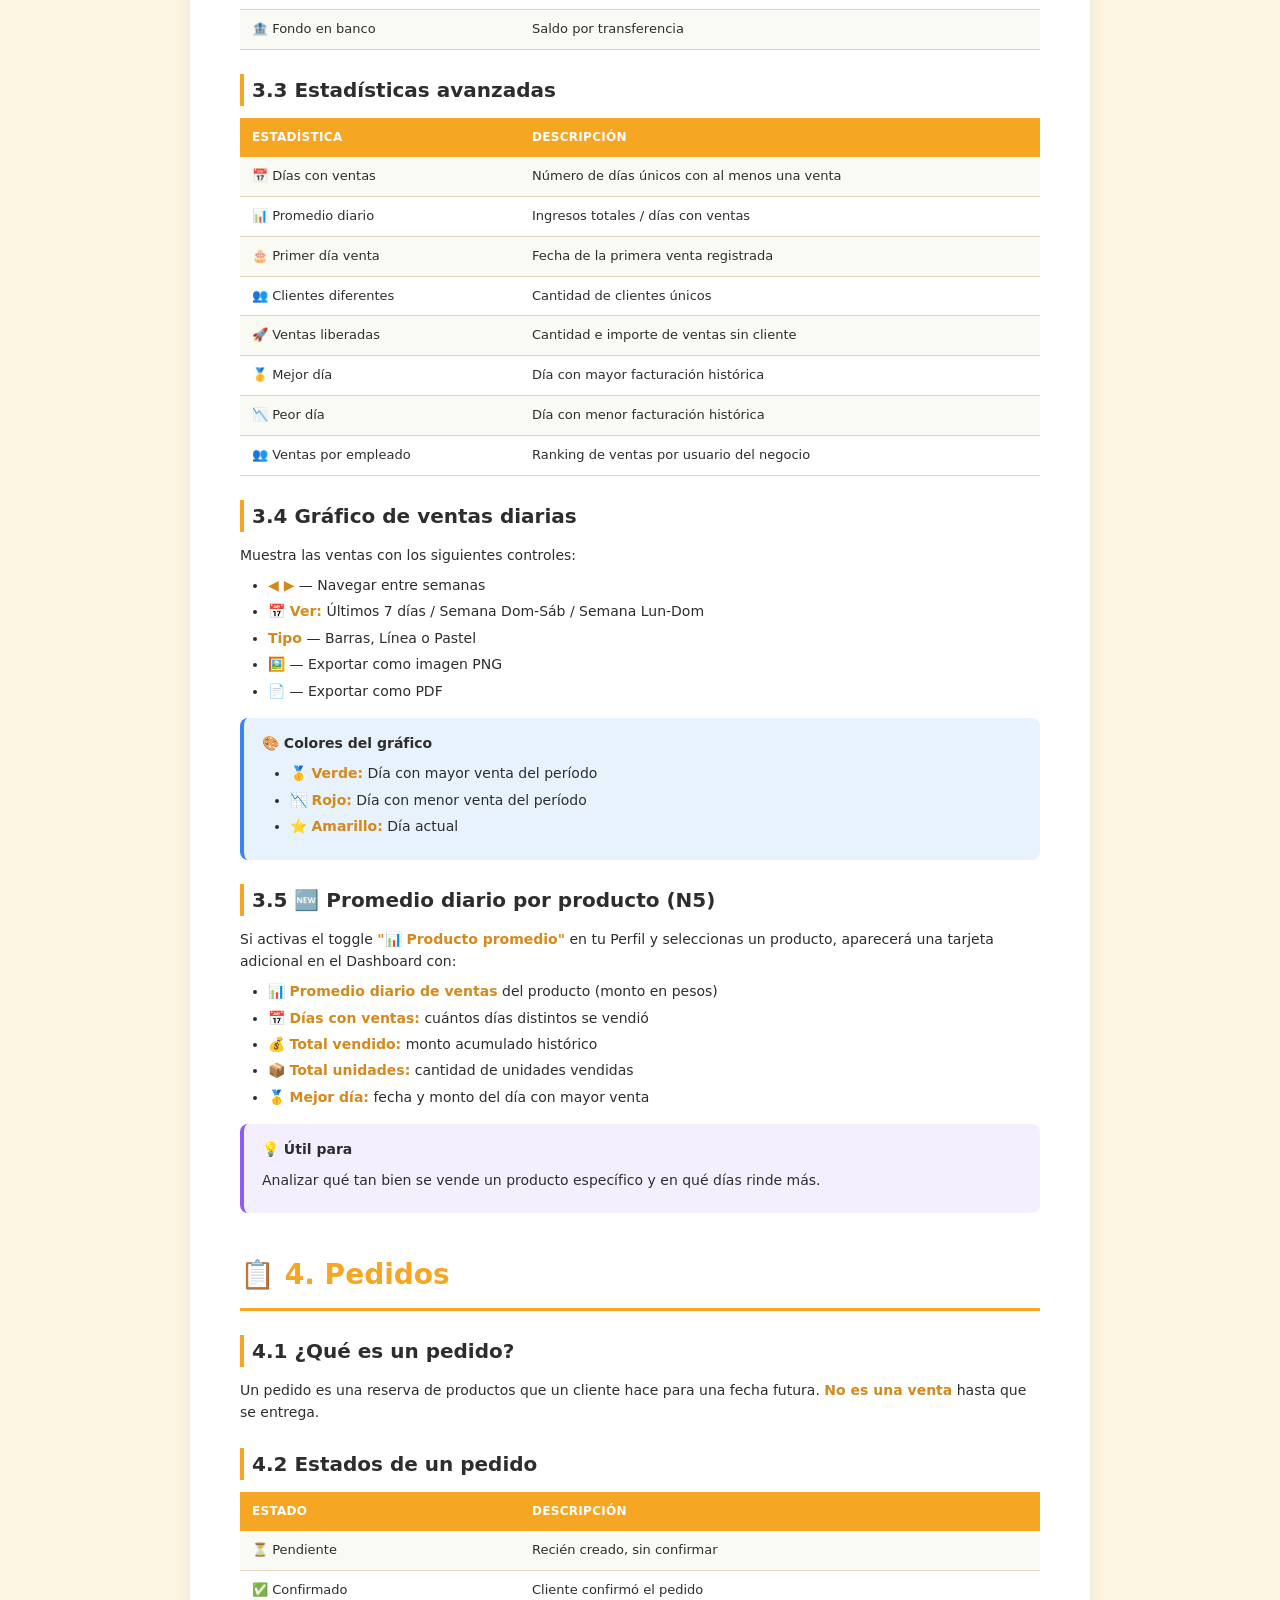
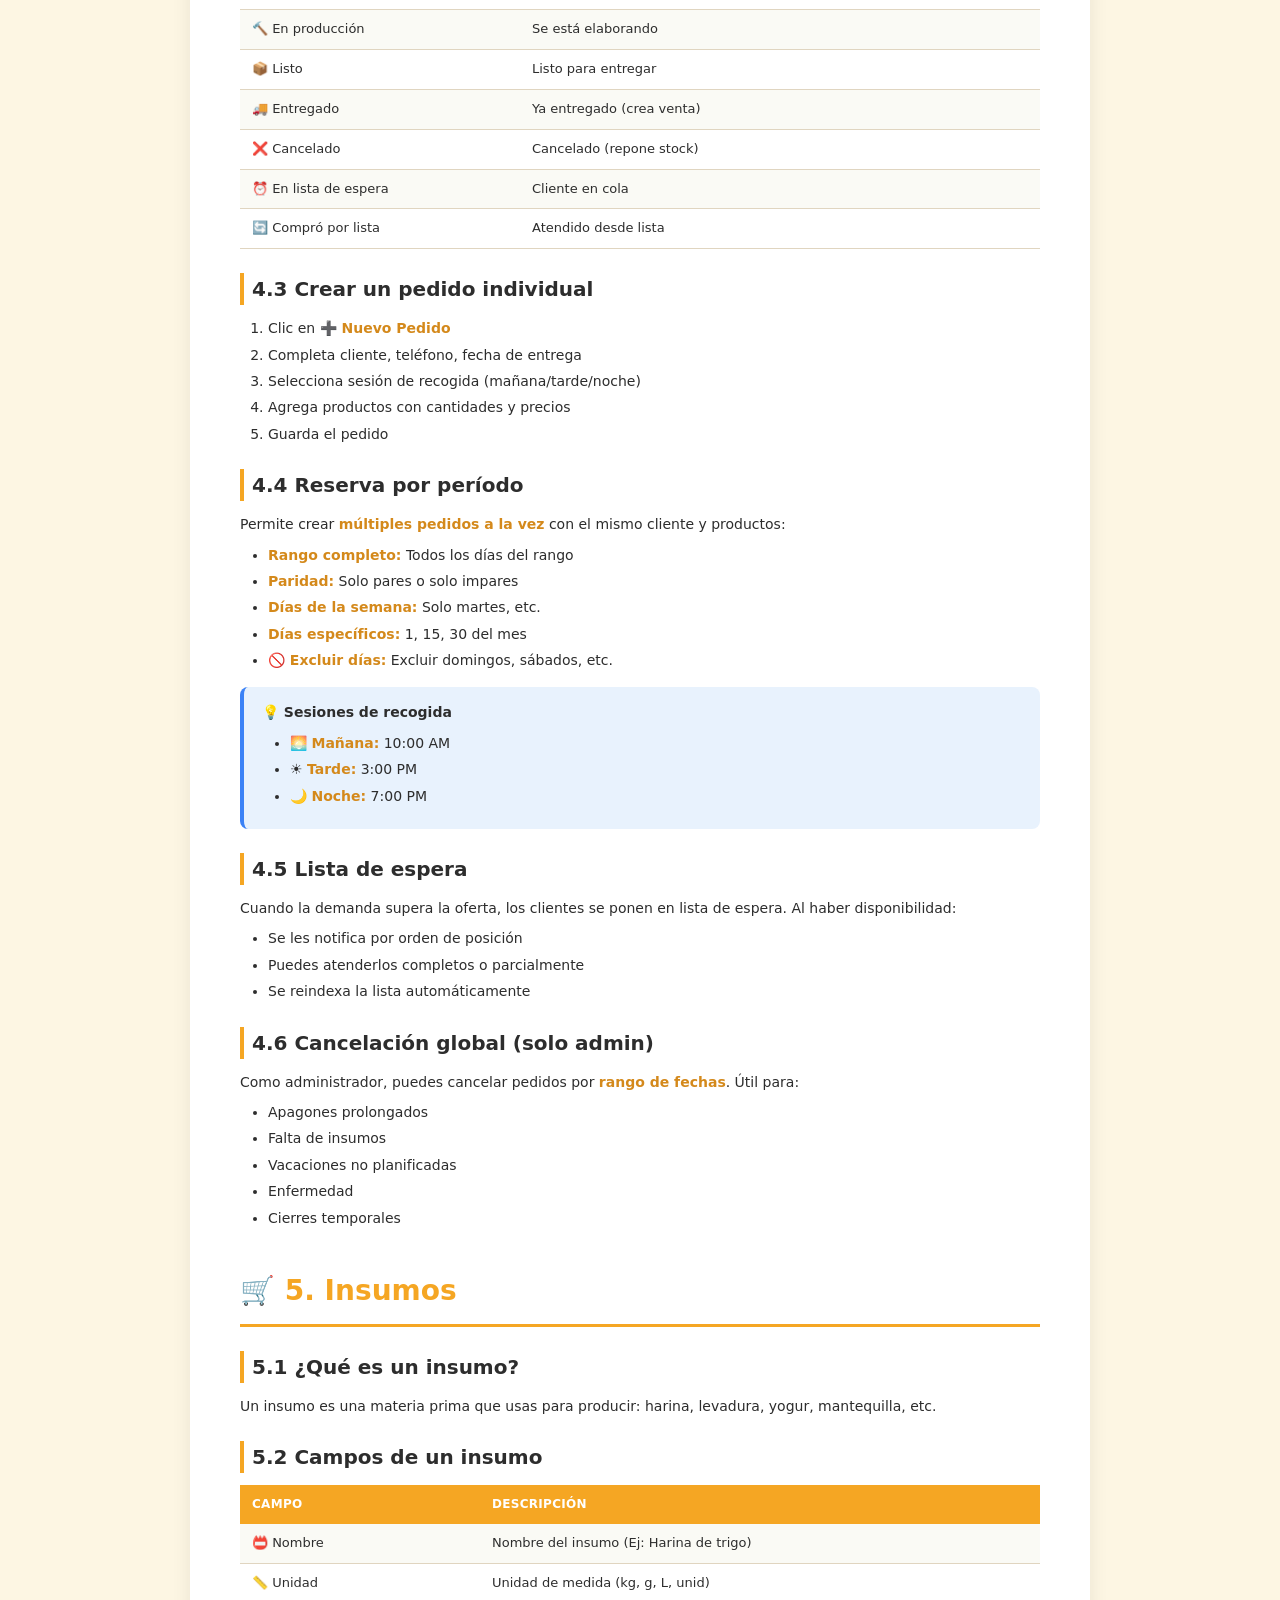
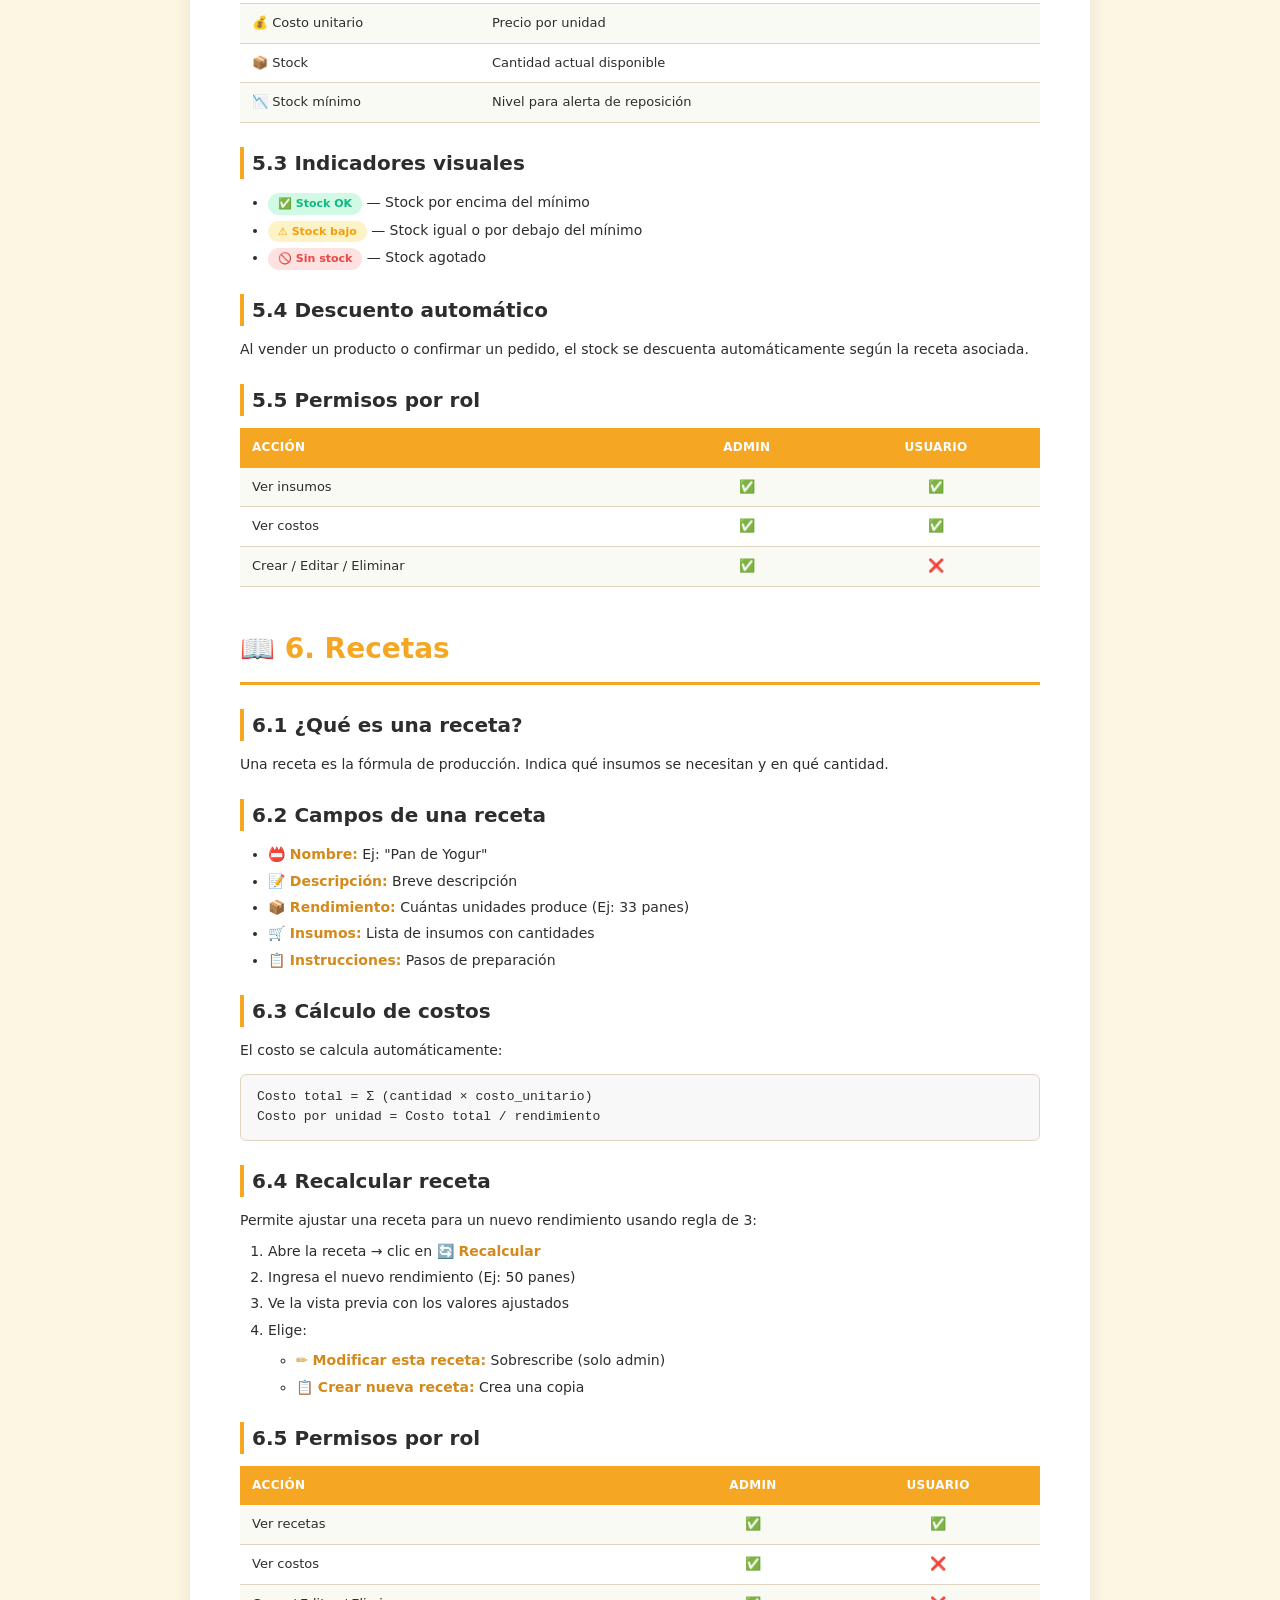
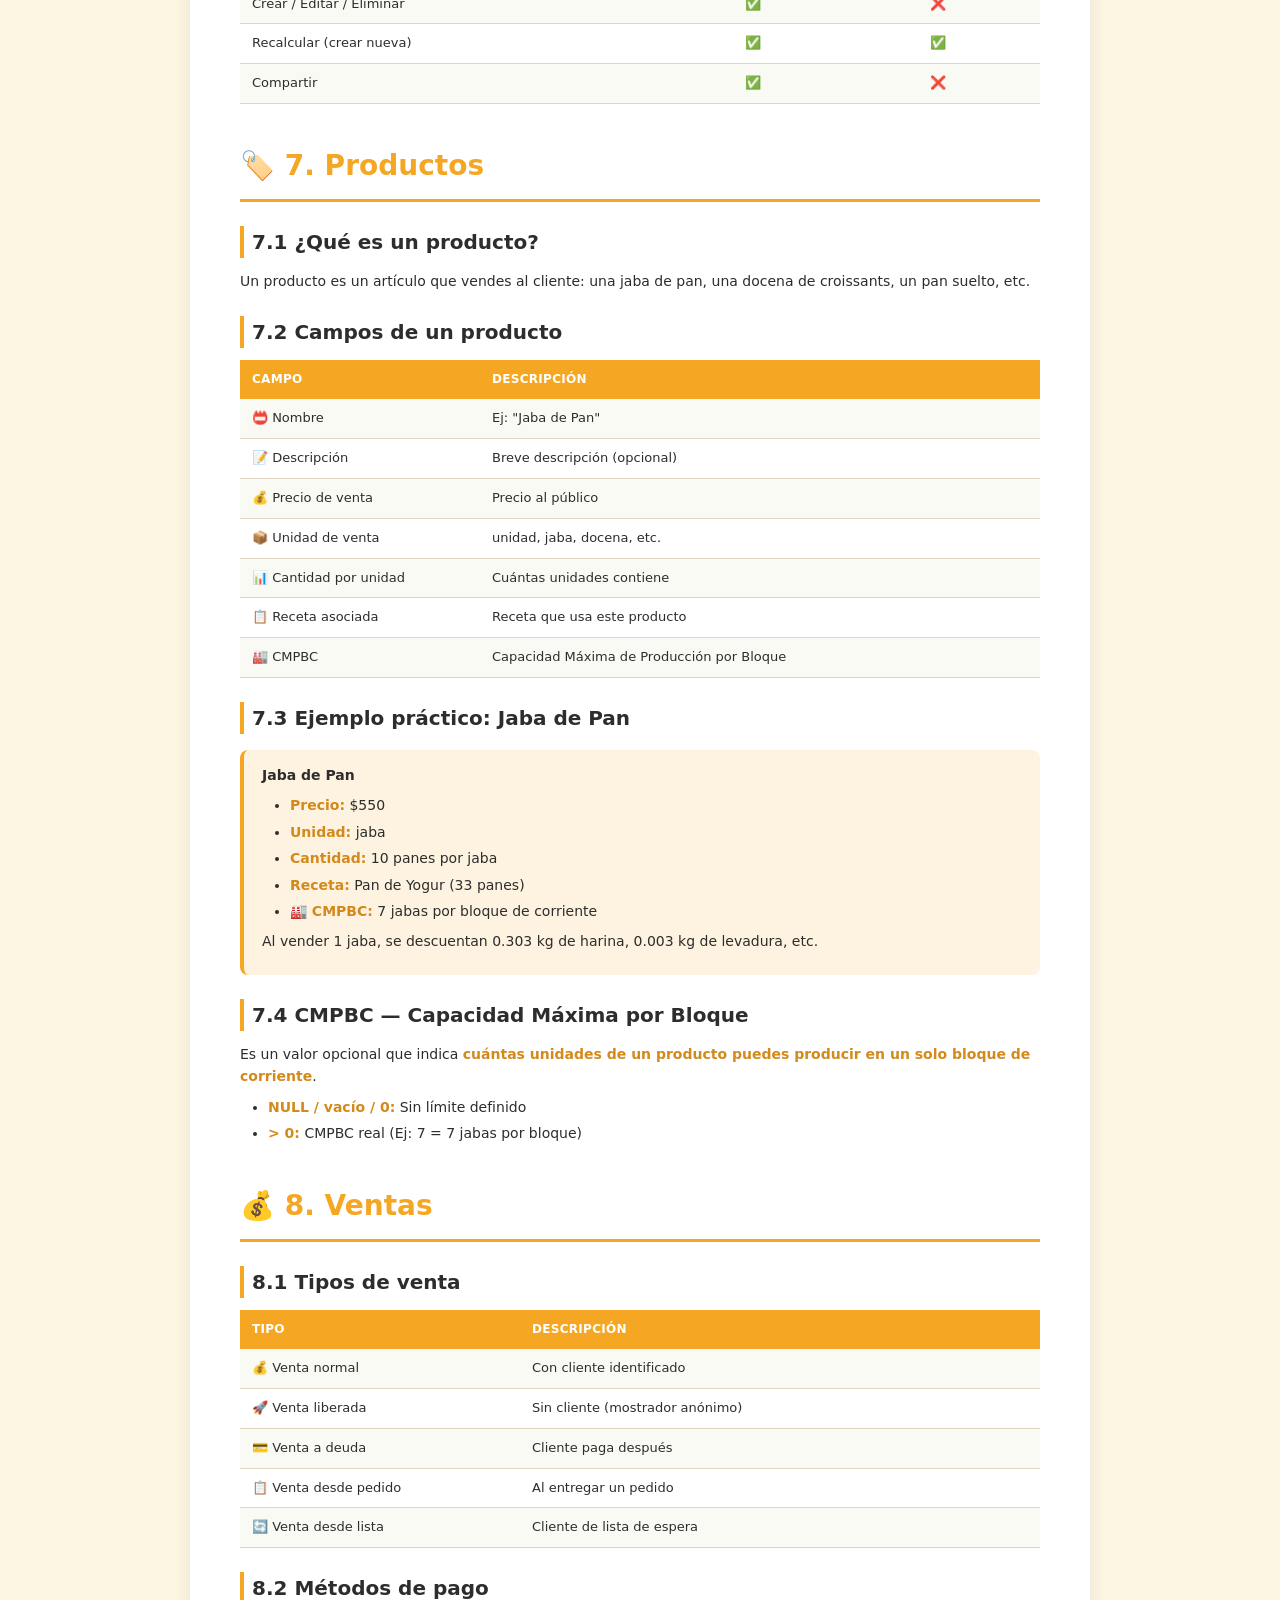
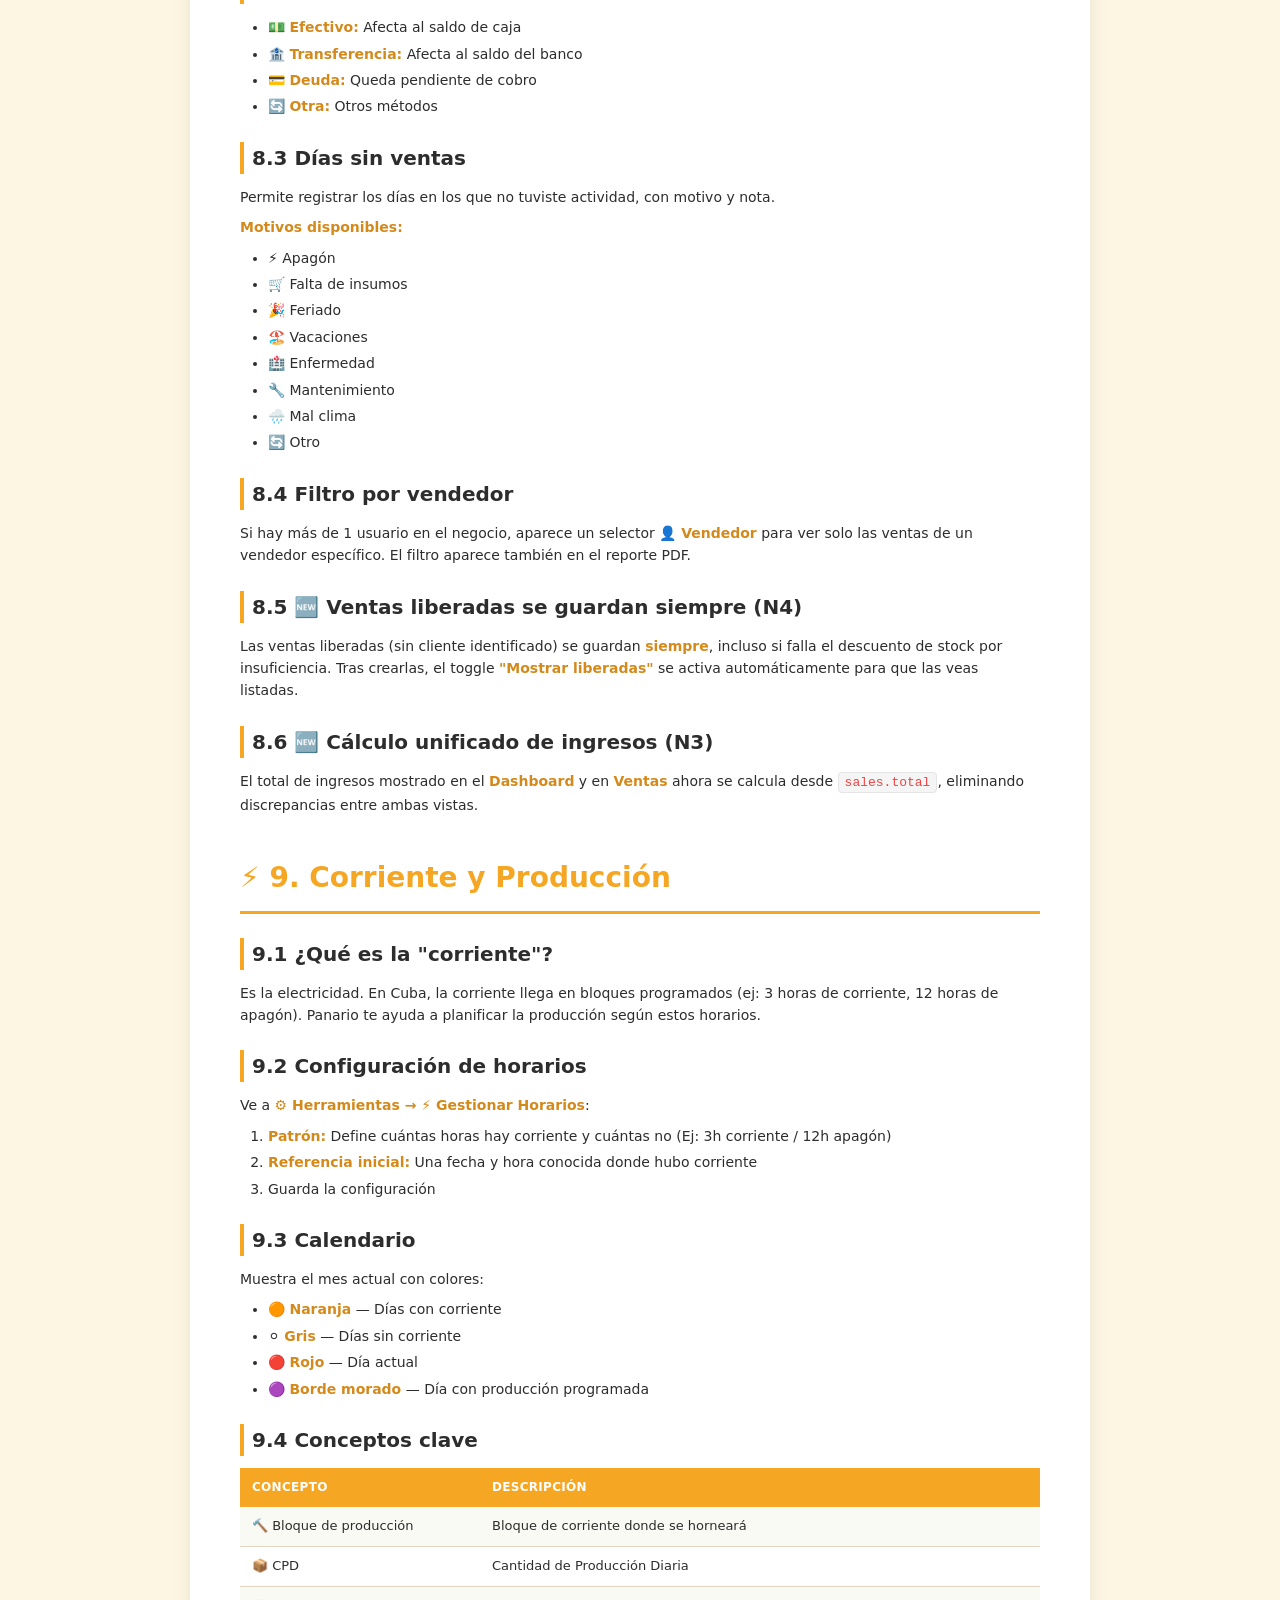
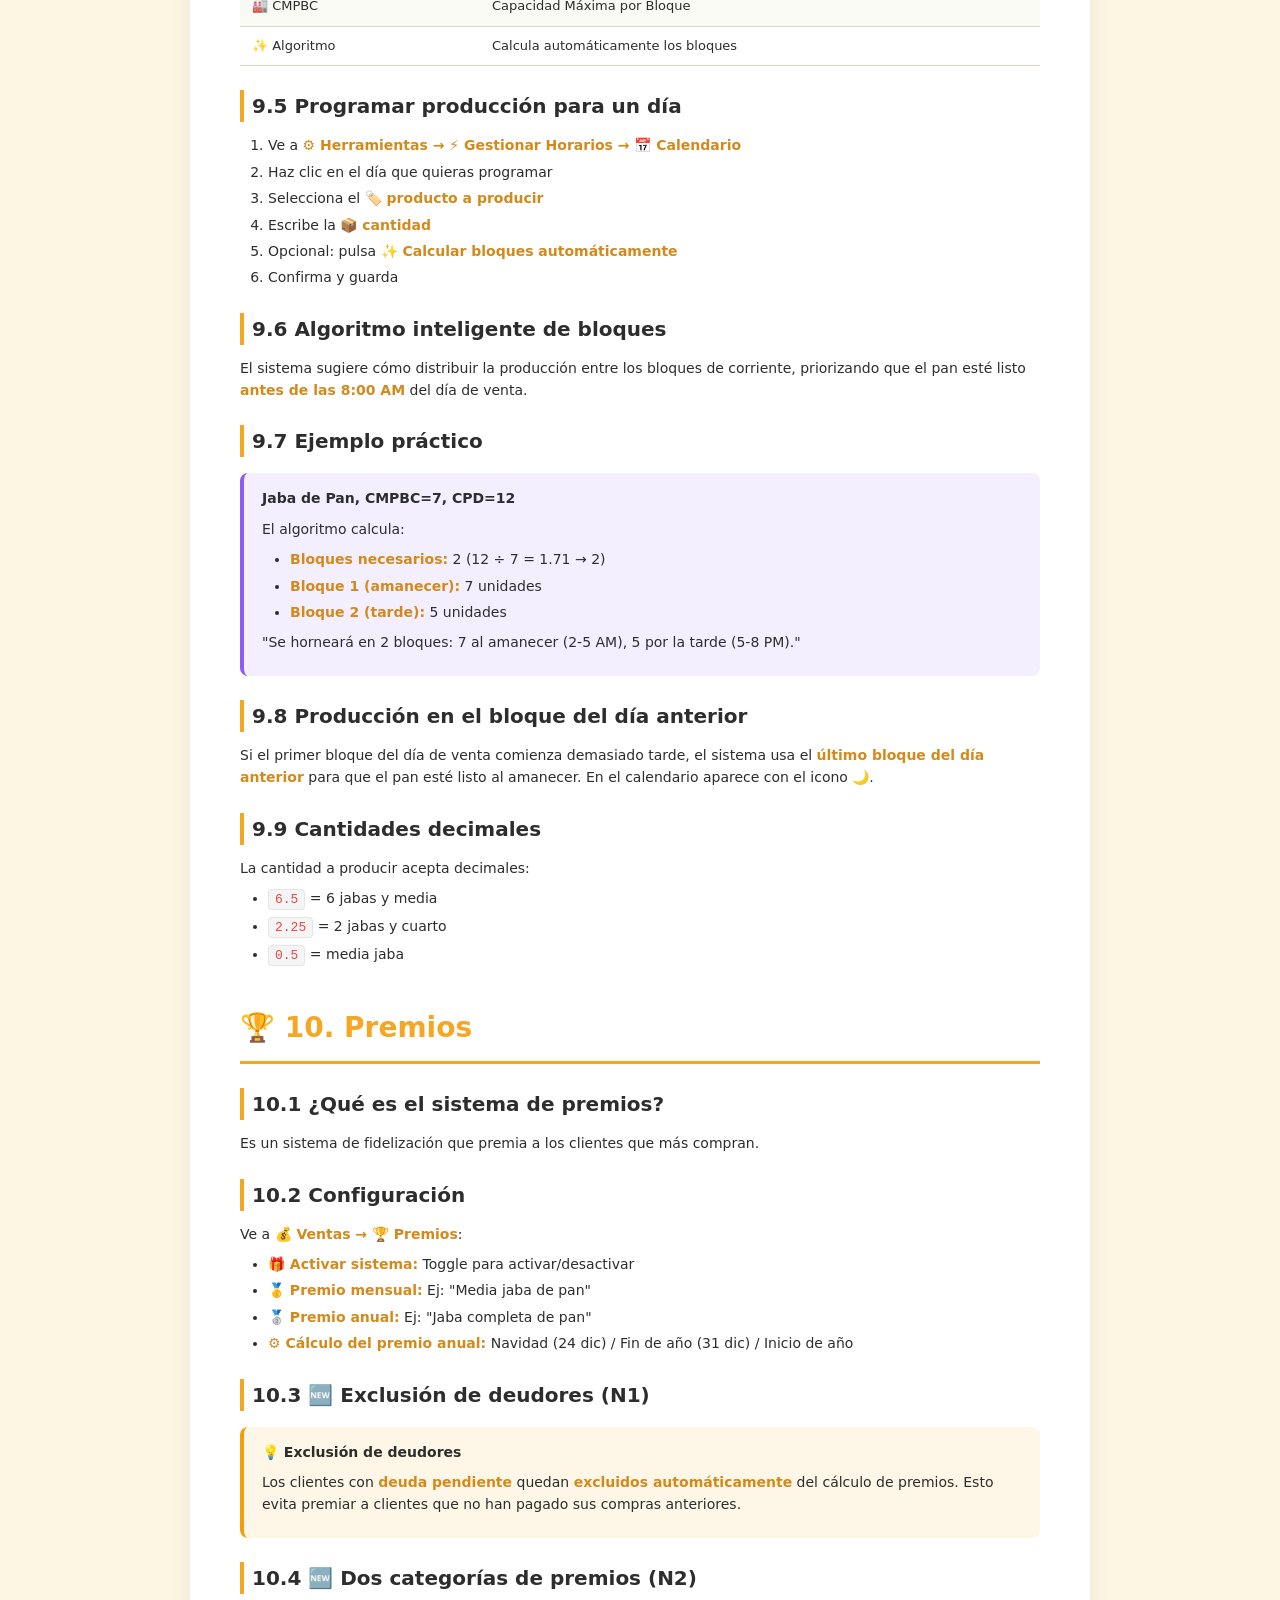
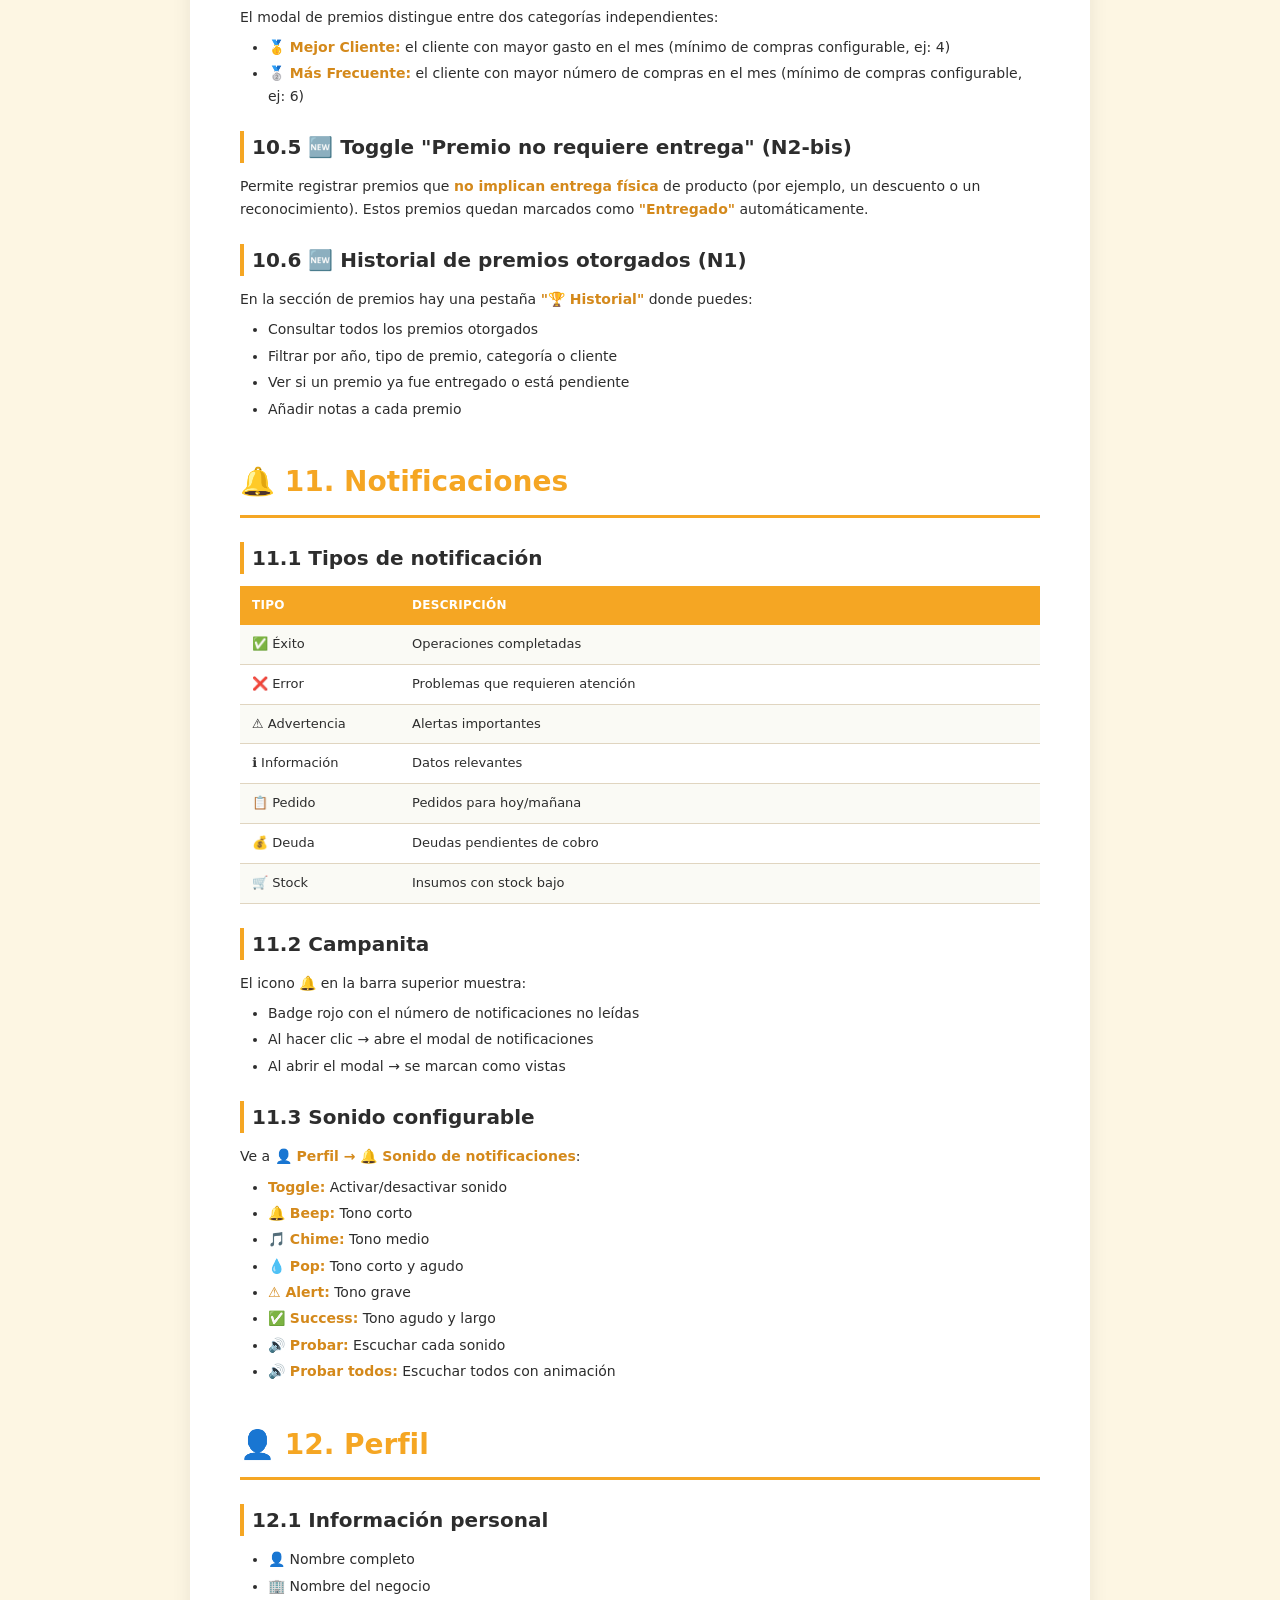
<file: manual-panario.html>
<!DOCTYPE html>
<html lang="es">
<head>
    <meta charset="UTF-8">
    <meta name="viewport" content="width=device-width, initial-scale=1.0">
    <title>Manual de Usuario · Panario v2.5.0</title>
    <style>
        /* ============================================================
           ESTILOS BASE
           ============================================================ */
        * {
            margin: 0;
            padding: 0;
            box-sizing: border-box;
        }
        
        :root {
            --primary: #f5a623;
            --primary-dark: #d4891b;
            --primary-light: #fef3e0;
            --text: #2d2d2d;
            --text-light: #666;
            --bg: #fdf6e3;
            --bg-card: #ffffff;
            --border: #e0d5c0;
            --success: #10b981;
            --danger: #ef4444;
            --warning: #f59e0b;
            --info: #3b82f6;
            --purple: #8b5cf6;
        }
        
        body {
            font-family: system-ui, -apple-system, 'Segoe UI', Roboto, 'Helvetica Neue', sans-serif;
            background: var(--bg);
            color: var(--text);
            line-height: 1.6;
            font-size: 14px;
            padding: 20px;
        }
        
        .manual-container {
            max-width: 900px;
            margin: 0 auto;
            background: var(--bg-card);
            padding: 40px 50px;
            border-radius: 12px;
            box-shadow: 0 4px 20px rgba(0,0,0,0.08);
        }
        
        /* ============================================================
           PORTADA
           ============================================================ */
        .cover {
            text-align: center;
            padding: 60px 20px 80px;
            border-bottom: 3px solid var(--primary);
            margin-bottom: 40px;
        }
        
        .cover-icon {
            font-size: 120px;
            line-height: 1;
            margin-bottom: 20px;
        }
        
        .cover h1 {
            font-size: 48px;
            color: var(--primary);
            margin-bottom: 8px;
            letter-spacing: -1px;
        }
        
        .cover h2 {
            font-size: 20px;
            color: var(--text-light);
            font-weight: 400;
            margin-bottom: 30px;
        }
        
        .cover-info {
            display: inline-block;
            background: var(--primary-light);
            border: 2px solid var(--primary);
            border-radius: 12px;
            padding: 16px 32px;
            margin-top: 20px;
        }
        
        .cover-info .version {
            font-size: 22px;
            font-weight: 700;
            color: var(--primary-dark);
        }
        
        .cover-info .date {
            font-size: 13px;
            color: var(--text-light);
            margin-top: 4px;
        }
        
        /* ============================================================
           TABLA DE CONTENIDOS
           ============================================================ */
        .toc {
            background: var(--primary-light);
            border-left: 4px solid var(--primary);
            border-radius: 8px;
            padding: 24px 32px;
            margin: 30px 0;
        }
        
        .toc h2 {
            font-size: 20px;
            color: var(--primary-dark);
            margin-bottom: 16px;
            padding-bottom: 8px;
            border-bottom: 2px solid var(--primary);
        }
        
        .toc ol {
            list-style: none;
            counter-reset: toc-counter;
            padding-left: 0;
        }
        
        .toc li {
            counter-increment: toc-counter;
            padding: 4px 0;
        }
        
        .toc li::before {
            content: counter(toc-counter) ". ";
            font-weight: 700;
            color: var(--primary);
        }
        
        .toc a {
            color: var(--text);
            text-decoration: none;
            font-weight: 500;
        }
        
        .toc a:hover {
            color: var(--primary);
            text-decoration: underline;
        }
        
        /* ============================================================
           SECCIONES
           ============================================================ */
        section {
            margin-bottom: 40px;
            page-break-inside: auto;
        }
        
        h1.section-title {
            font-size: 28px;
            color: var(--primary);
            border-bottom: 3px solid var(--primary);
            padding-bottom: 10px;
            margin-bottom: 20px;
            display: flex;
            align-items: center;
            gap: 12px;
        }
        
        h2 {
            font-size: 20px;
            color: var(--text);
            margin: 24px 0 12px;
            padding-left: 8px;
            border-left: 4px solid var(--primary);
        }
        
        h3 {
            font-size: 16px;
            color: var(--text);
            margin: 18px 0 8px;
        }
        
        h4 {
            font-size: 14px;
            color: var(--text-light);
            margin: 12px 0 6px;
            text-transform: uppercase;
            letter-spacing: 0.5px;
        }
        
        p {
            margin: 8px 0;
        }
        
        ul, ol {
            margin: 8px 0 8px 28px;
        }
        
        li {
            margin: 4px 0;
        }
        
        strong {
            color: var(--primary-dark);
        }
        
        code {
            background: #f5f5f5;
            padding: 2px 6px;
            border-radius: 4px;
            font-family: 'SF Mono', Monaco, Consolas, monospace;
            font-size: 13px;
            color: var(--danger);
            border: 1px solid #e5e5e5;
        }
        
        pre {
            background: #f8f8f8;
            padding: 12px 16px;
            border-radius: 6px;
            border: 1px solid var(--border);
            overflow-x: auto;
            font-size: 13px;
            margin: 12px 0;
        }
        
        pre code {
            background: none;
            padding: 0;
            border: none;
            color: var(--text);
        }
        
        /* ============================================================
           TABLAS
           ============================================================ */
        table {
            width: 100%;
            border-collapse: collapse;
            margin: 12px 0;
            font-size: 13px;
            page-break-inside: avoid;
        }
        
        th {
            background: var(--primary);
            color: white;
            padding: 10px 12px;
            text-align: left;
            font-weight: 700;
            font-size: 12px;
            text-transform: uppercase;
            letter-spacing: 0.3px;
        }
        
        td {
            padding: 9px 12px;
            border-bottom: 1px solid var(--border);
            vertical-align: top;
        }
        
        tr:nth-child(even) td {
            background: #fafaf5;
        }
        
        tr:hover td {
            background: var(--primary-light);
        }
        
        /* ============================================================
           CAJAS INFORMATIVAS
           ============================================================ */
        .card {
            background: var(--primary-light);
            border-left: 4px solid var(--primary);
            border-radius: 8px;
            padding: 14px 18px;
            margin: 16px 0;
            page-break-inside: avoid;
        }
        
        .card.success {
            background: #e8f9f0;
            border-left-color: var(--success);
        }
        
        .card.warning {
            background: #fef6e7;
            border-left-color: var(--warning);
        }
        
        .card.danger {
            background: #fdecec;
            border-left-color: var(--danger);
        }
        
        .card.info {
            background: #e8f2fd;
            border-left-color: var(--info);
        }
        
        .card.purple {
            background: #f3efff;
            border-left-color: var(--purple);
        }
        
        .card-title {
            font-weight: 700;
            margin-bottom: 6px;
            display: flex;
            align-items: center;
            gap: 8px;
        }
        
        /* ============================================================
           BADGES
           ============================================================ */
        .badge {
            display: inline-block;
            padding: 2px 10px;
            border-radius: 12px;
            font-size: 11px;
            font-weight: 700;
        }
        
        .badge.success { background: #d1fae5; color: var(--success); }
        .badge.warning { background: #fef3c7; color: var(--warning); }
        .badge.danger { background: #fee2e2; color: var(--danger); }
        .badge.info { background: #dbeafe; color: var(--info); }
        
        /* ============================================================
           ESTILOS DE IMPRESIÓN
           ============================================================ */
        @media print {
            body {
                background: white;
                padding: 0;
                font-size: 11pt;
                color: black;
            }
            
            .manual-container {
                max-width: 100%;
                padding: 0;
                box-shadow: none;
                border-radius: 0;
            }
            
            .cover {
                padding: 30px 0;
                border-bottom: 2px solid var(--primary);
                page-break-after: always;
            }
            
            .cover-icon { font-size: 80px; }
            .cover h1 { font-size: 36px; }
            .cover h2 { font-size: 16px; }
            
            .toc {
                page-break-after: always;
            }
            
            section {
                page-break-before: auto;
            }
            
            h1.section-title {
                font-size: 22px;
                page-break-after: avoid;
                page-break-before: always;
            }
            
            h1.section-title:first-of-type {
                page-break-before: auto;
            }
            
            h2, h3, h4 {
                page-break-after: avoid;
            }
            
            table, .card, pre {
                page-break-inside: avoid;
            }
            
            a {
                color: black;
                text-decoration: none;
            }
            
            .no-print {
                display: none !important;
            }
        }
        
        /* ============================================================
           RESPONSIVE
           ============================================================ */
        @media (max-width: 768px) {
            .manual-container {
                padding: 20px;
            }
            
            .cover h1 { font-size: 32px; }
            .cover-icon { font-size: 80px; }
            
            h1.section-title { font-size: 22px; }
            h2 { font-size: 17px; }
            
            table { font-size: 12px; }
            th, td { padding: 6px 8px; }
        }
        
        /* ============================================================
           BOTÓN DE IMPRESIÓN
           ============================================================ */
        .print-button {
            position: fixed;
            bottom: 30px;
            right: 30px;
            background: var(--primary);
            color: white;
            border: none;
            border-radius: 50px;
            padding: 14px 24px;
            font-size: 15px;
            font-weight: 700;
            cursor: pointer;
            box-shadow: 0 6px 20px rgba(245, 166, 35, 0.4);
            transition: all 0.2s;
            display: flex;
            align-items: center;
            gap: 8px;
            font-family: inherit;
            z-index: 9999;
        }
        
        .print-button:hover {
            background: var(--primary-dark);
            transform: translateY(-2px);
            box-shadow: 0 8px 24px rgba(245, 166, 35, 0.5);
        }
        
        .print-button:active {
            transform: translateY(0);
        }
        
        @media print {
            .print-button {
                display: none !important;
            }
        }
    </style>
</head>
<body>

<button class="print-button no-print" onclick="window.print()">
    🖨️ Guardar como PDF
</button>

<div class="manual-container">

    <!-- ============================================================
         PORTADA
         ============================================================ -->
    <div class="cover">
        <div class="cover-icon">🍞</div>
        <h1>PANARIO</h1>
        <h2>Manual de Usuario</h2>
        <div class="cover-info">
            <div class="version">Versión 2.5.0</div>
            <div class="date">3 de octubre de 2026</div>
        </div>
        <p style="margin-top: 24px; color: #666; font-size: 13px;">
            Sistema de gestión para panadería artesanal<br>
            Por Ricardo Castillo Valdés
        </p>
    </div>

    <!-- ============================================================
         TABLA DE CONTENIDOS
         ============================================================ -->
    <div class="toc">
        <h2>📑 Tabla de Contenidos</h2>
        <ol>
            <li><a href="#intro">Introducción</a></li>
            <li><a href="#primeros-pasos">Primeros Pasos</a></li>
            <li><a href="#dashboard">Dashboard (Panel de Control)</a></li>
            <li><a href="#pedidos">Pedidos</a></li>
            <li><a href="#insumos">Insumos</a></li>
            <li><a href="#recetas">Recetas</a></li>
            <li><a href="#productos">Productos</a></li>
            <li><a href="#ventas">Ventas</a></li>
            <li><a href="#corriente">Corriente y Producción</a></li>
            <li><a href="#premios">Premios</a></li>
            <li><a href="#notificaciones">Notificaciones</a></li>
            <li><a href="#perfil">Perfil</a></li>
            <li><a href="#herramientas">Herramientas</a></li>
            <li><a href="#reportes">Reportes</a></li>
            <li><a href="#consejos">Consejos y Trucos</a></li>
            <li><a href="#faqs">Preguntas Frecuentes</a></li>
            <li><a href="#contacto">Contacto y Créditos</a></li>
        </ol>
    </div>

    <!-- ============================================================
         1. INTRODUCCIÓN
         ============================================================ -->
    <section id="intro">
        <h1 class="section-title">🏠 1. Introducción</h1>
        
        <h2>1.1 ¿Qué es Panario?</h2>
        <p><strong>Panario</strong> es una aplicación PWA (Progressive Web App) diseñada específicamente para la gestión integral de una <strong>panadería artesanal</strong>. Funciona completamente offline y guarda todos tus datos localmente en tu dispositivo.</p>
        
        <h2>1.2 ¿Qué puedes hacer con Panario?</h2>
        <ul>
            <li>🛒 Gestionar <strong>insumos</strong> (compras, stock, costos)</li>
            <li>📖 Crear <strong>recetas</strong> con fórmulas y cálculo de costos</li>
            <li>🏷️ Definir <strong>productos</strong> para la venta</li>
            <li>💰 Registrar <strong>ventas</strong> con descuento automático de stock</li>
            <li>📋 Gestionar <strong>pedidos y reservas</strong></li>
            <li>⏰ Administrar la <strong>lista de espera</strong></li>
            <li>📊 Ver <strong>estadísticas</strong> y análisis del negocio</li>
            <li>⚡ Planificar según <strong>horarios de corriente</strong></li>
            <li>🔨 Programar <strong>producción</strong> con algoritmo inteligente</li>
            <li>🏭 Configurar <strong>CMPBC</strong> (Capacidad Máxima por Bloque)</li>
            <li>🏆 Premiar a tus <strong>mejores clientes</strong></li>
            <li>📅 Registrar <strong>días sin ventas</strong></li>
            <li>👥 Trabajar en <strong>multiusuario</strong></li>
        </ul>
        
        <h2>1.3 ¿Por qué se llama "Panario"?</h2>
        <p>El nombre es un juego con <strong>"pan"</strong> y <strong>"diario"</strong> (de contabilidad). Es corto, original y describe perfectamente el propósito: llevar el diario contable de una panadería.</p>
        
        <h2>1.4 Información técnica</h2>
        <table>
            <tr><th style="width: 40%;">Propiedad</th><th>Valor</th></tr>
            <tr><td>Versión</td><td><strong>2.5.0</strong></td></tr>
            <tr><td>Estado</td><td><span class="badge success">✅ Producción</span></td></tr>
            <tr><td>Arquitectura</td><td>Cliente local (SQLite WASM)</td></tr>
            <tr><td>Tecnología</td><td>HTML5 + CSS3 + JavaScript (ES6+)</td></tr>
            <tr><td>Persistencia</td><td>SQLite (sql.js) + localStorage</td></tr>
            <tr><td>Modo offline</td><td>✅ 100% funcional</td></tr>
            <tr><td>Instalable</td><td>✅ Como app nativa</td></tr>
        </table>
        
        <h2>1.5 Privacidad y seguridad</h2>
        <div class="card success">
            <div class="card-title">💾 Privacidad y seguridad</div>
            <ul>
                <li>✅ Todos los datos se guardan <strong>localmente en tu dispositivo</strong>.</li>
                <li>✅ No se envía información a ningún servidor externo.</li>
                <li>✅ Puedes hacer copias de seguridad desde <strong>Herramientas</strong>.</li>
                <li>✅ Funciona 100% offline.</li>
            </ul>
        </div>
    </section>

    <!-- ============================================================
         2. PRIMEROS PASOS
         ============================================================ -->
    <section id="primeros-pasos">
        <h1 class="section-title">🚀 2. Primeros Pasos</h1>
        
        <h2>2.1 Crear tu cuenta</h2>
        <p>Al abrir Panario por primera vez, verás la pantalla de login. Pulsa <strong>"Crear una"</strong> y elige:</p>
        <ul>
            <li><strong>✨ Crear nuevo negocio:</strong> si eres el dueño y vas a crear tu panadería. Serás el <strong>primer administrador</strong>.</li>
            <li><strong>🔗 Unirme a uno existente:</strong> si te han invitado con un código de 8 caracteres.</li>
        </ul>
        
        <h2>2.2 Los 5 pasos para empezar</h2>
        
        <div class="card">
            <div class="card-title">Paso 1: Registrar insumos</div>
            <p>Ve a <strong>🛒 Insumos</strong> y registra todo lo que compras: harina, levadura, yogur, mantequilla, etc. Define el costo unitario, stock actual y stock mínimo.</p>
        </div>
        
        <div class="card purple">
            <div class="card-title">Paso 2: Crear recetas</div>
            <p>Ve a <strong>📖 Recetas</strong> y crea tus fórmulas. Asocia los insumos con sus cantidades. Ej: "Pan de Yogur" con harina, levadura y yogur.</p>
        </div>
        
        <div class="card success">
            <div class="card-title">Paso 3: Crear productos</div>
            <p>Ve a <strong>🏷️ Productos</strong> y define lo que vendes. Asocia cada producto a una receta. Ej: "Jaba de Pan" con 10 panes de la receta "Pan de Yogur".</p>
        </div>
        
        <div class="card info">
            <div class="card-title">Paso 4: Registrar ventas</div>
            <p>Ve a <strong>💰 Ventas</strong> y registra tus transacciones. El stock de insumos se descuenta automáticamente según la receta.</p>
        </div>
        
        <div class="card warning">
            <div class="card-title">Paso 5: Gestionar pedidos</div>
            <p>Ve a <strong>📋 Pedidos</strong> para gestionar reservas, lista de espera y entregas. Al entregar un pedido, se crea la venta automáticamente.</p>
        </div>
        
        <h2>2.3 Instalar Panario como app</h2>
        <h3>En Android (Chrome):</h3>
        <ol>
            <li>Abre Panario en Chrome.</li>
            <li>Menú (3 puntos) → <strong>"Instalar aplicación"</strong> o <strong>"Añadir a pantalla de inicio"</strong>.</li>
            <li>Confirma.</li>
        </ol>
        
        <h3>En iOS (Safari):</h3>
        <ol>
            <li>Abre Panario en Safari.</li>
            <li>Botón <strong>Compartir</strong> → <strong>"Añadir a pantalla de inicio"</strong>.</li>
            <li>Confirma.</li>
        </ol>
        
        <h3>En Desktop (Chrome/Edge):</h3>
        <ol>
            <li>Abre Panario en el navegador.</li>
            <li>En la barra de direcciones, haz clic en el icono de instalación (⊕).</li>
            <li>Confirma.</li>
        </ol>
    </section>

    <!-- ============================================================
         3. DASHBOARD
         ============================================================ -->
    <section id="dashboard">
        <h1 class="section-title">📊 3. Dashboard (Panel de Control)</h1>
        
        <h2>3.1 ¿Qué es el Dashboard?</h2>
        <p>Es la pantalla principal de Panario. Muestra un resumen completo de tu negocio: ventas, ingresos, gastos, ganancias, pedidos pendientes, deudas y más.</p>
        
        <h2>3.2 Tarjetas de estadísticas</h2>
        <table>
            <tr><th style="width: 35%;">Tarjeta</th><th>Descripción</th></tr>
            <tr><td>🛒 Ventas totales</td><td>Cantidad total de ventas registradas</td></tr>
            <tr><td>💰 Ingresos</td><td>Suma total de todos los ingresos</td></tr>
            <tr><td>📤 Gastos</td><td>Suma total de gastos registrados</td></tr>
            <tr><td>📈 Ganancia</td><td>Ingresos − Gastos</td></tr>
            <tr><td>📋 Pedidos pendientes</td><td>Pedidos aún no entregados</td></tr>
            <tr><td>💳 Deudas</td><td>Ventas pendientes de cobro</td></tr>
            <tr><td>📈 Ventas hoy</td><td>Total vendido en el día actual</td></tr>
            <tr><td>💵 Fondo en caja</td><td>Saldo en efectivo</td></tr>
            <tr><td>🏦 Fondo en banco</td><td>Saldo por transferencia</td></tr>
        </table>
        
        <h2>3.3 Estadísticas avanzadas</h2>
        <table>
            <tr><th style="width: 35%;">Estadística</th><th>Descripción</th></tr>
            <tr><td>📅 Días con ventas</td><td>Número de días únicos con al menos una venta</td></tr>
            <tr><td>📊 Promedio diario</td><td>Ingresos totales / días con ventas</td></tr>
            <tr><td>🎂 Primer día venta</td><td>Fecha de la primera venta registrada</td></tr>
            <tr><td>👥 Clientes diferentes</td><td>Cantidad de clientes únicos</td></tr>
            <tr><td>🚀 Ventas liberadas</td><td>Cantidad e importe de ventas sin cliente</td></tr>
            <tr><td>🥇 Mejor día</td><td>Día con mayor facturación histórica</td></tr>
            <tr><td>📉 Peor día</td><td>Día con menor facturación histórica</td></tr>
            <tr><td>👥 Ventas por empleado</td><td>Ranking de ventas por usuario del negocio</td></tr>
        </table>
        
        <h2>3.4 Gráfico de ventas diarias</h2>
        <p>Muestra las ventas con los siguientes controles:</p>
        <ul>
            <li><strong>◀ ▶</strong> — Navegar entre semanas</li>
            <li><strong>📅 Ver:</strong> Últimos 7 días / Semana Dom-Sáb / Semana Lun-Dom</li>
            <li><strong>Tipo</strong> — Barras, Línea o Pastel</li>
            <li><strong>🖼️</strong> — Exportar como imagen PNG</li>
            <li><strong>📄</strong> — Exportar como PDF</li>
        </ul>
        
        <div class="card info">
            <div class="card-title">🎨 Colores del gráfico</div>
            <ul>
                <li>🥇 <strong>Verde:</strong> Día con mayor venta del período</li>
                <li>📉 <strong>Rojo:</strong> Día con menor venta del período</li>
                <li>⭐ <strong>Amarillo:</strong> Día actual</li>
            </ul>
        </div>
        
        <h2>3.5 🆕 Promedio diario por producto (N5)</h2>
        <p>Si activas el toggle <strong>"📊 Producto promedio"</strong> en tu Perfil y seleccionas un producto, aparecerá una tarjeta adicional en el Dashboard con:</p>
        <ul>
            <li>📊 <strong>Promedio diario de ventas</strong> del producto (monto en pesos)</li>
            <li>📅 <strong>Días con ventas:</strong> cuántos días distintos se vendió</li>
            <li>💰 <strong>Total vendido:</strong> monto acumulado histórico</li>
            <li>📦 <strong>Total unidades:</strong> cantidad de unidades vendidas</li>
            <li>🥇 <strong>Mejor día:</strong> fecha y monto del día con mayor venta</li>
        </ul>
        <div class="card purple">
            <div class="card-title">💡 Útil para</div>
            <p>Analizar qué tan bien se vende un producto específico y en qué días rinde más.</p>
        </div>
    </section>

    <!-- ============================================================
         4. PEDIDOS
         ============================================================ -->
    <section id="pedidos">
        <h1 class="section-title">📋 4. Pedidos</h1>
        
        <h2>4.1 ¿Qué es un pedido?</h2>
        <p>Un pedido es una reserva de productos que un cliente hace para una fecha futura. <strong>No es una venta</strong> hasta que se entrega.</p>
        
        <h2>4.2 Estados de un pedido</h2>
        <table>
            <tr><th style="width: 35%;">Estado</th><th>Descripción</th></tr>
            <tr><td>⏳ Pendiente</td><td>Recién creado, sin confirmar</td></tr>
            <tr><td>✅ Confirmado</td><td>Cliente confirmó el pedido</td></tr>
            <tr><td>🔨 En producción</td><td>Se está elaborando</td></tr>
            <tr><td>📦 Listo</td><td>Listo para entregar</td></tr>
            <tr><td>🚚 Entregado</td><td>Ya entregado (crea venta)</td></tr>
            <tr><td>❌ Cancelado</td><td>Cancelado (repone stock)</td></tr>
            <tr><td>⏰ En lista de espera</td><td>Cliente en cola</td></tr>
            <tr><td>🔄 Compró por lista</td><td>Atendido desde lista</td></tr>
        </table>
        
        <h2>4.3 Crear un pedido individual</h2>
        <ol>
            <li>Clic en <strong>➕ Nuevo Pedido</strong></li>
            <li>Completa cliente, teléfono, fecha de entrega</li>
            <li>Selecciona sesión de recogida (mañana/tarde/noche)</li>
            <li>Agrega productos con cantidades y precios</li>
            <li>Guarda el pedido</li>
        </ol>
        
        <h2>4.4 Reserva por período</h2>
        <p>Permite crear <strong>múltiples pedidos a la vez</strong> con el mismo cliente y productos:</p>
        <ul>
            <li><strong>Rango completo:</strong> Todos los días del rango</li>
            <li><strong>Paridad:</strong> Solo pares o solo impares</li>
            <li><strong>Días de la semana:</strong> Solo martes, etc.</li>
            <li><strong>Días específicos:</strong> 1, 15, 30 del mes</li>
            <li><strong>🚫 Excluir días:</strong> Excluir domingos, sábados, etc.</li>
        </ul>
        
        <div class="card info">
            <div class="card-title">💡 Sesiones de recogida</div>
            <ul>
                <li>🌅 <strong>Mañana:</strong> 10:00 AM</li>
                <li>☀️ <strong>Tarde:</strong> 3:00 PM</li>
                <li>🌙 <strong>Noche:</strong> 7:00 PM</li>
            </ul>
        </div>
        
        <h2>4.5 Lista de espera</h2>
        <p>Cuando la demanda supera la oferta, los clientes se ponen en lista de espera. Al haber disponibilidad:</p>
        <ul>
            <li>Se les notifica por orden de posición</li>
            <li>Puedes atenderlos completos o parcialmente</li>
            <li>Se reindexa la lista automáticamente</li>
        </ul>
        
        <h2>4.6 Cancelación global (solo admin)</h2>
        <p>Como administrador, puedes cancelar pedidos por <strong>rango de fechas</strong>. Útil para:</p>
        <ul>
            <li>Apagones prolongados</li>
            <li>Falta de insumos</li>
            <li>Vacaciones no planificadas</li>
            <li>Enfermedad</li>
            <li>Cierres temporales</li>
        </ul>
    </section>

    <!-- ============================================================
         5. INSUMOS
         ============================================================ -->
    <section id="insumos">
        <h1 class="section-title">🛒 5. Insumos</h1>
        
        <h2>5.1 ¿Qué es un insumo?</h2>
        <p>Un insumo es una materia prima que usas para producir: harina, levadura, yogur, mantequilla, etc.</p>
        
        <h2>5.2 Campos de un insumo</h2>
        <table>
            <tr><th style="width: 30%;">Campo</th><th>Descripción</th></tr>
            <tr><td>📛 Nombre</td><td>Nombre del insumo (Ej: Harina de trigo)</td></tr>
            <tr><td>📏 Unidad</td><td>Unidad de medida (kg, g, L, unid)</td></tr>
            <tr><td>💰 Costo unitario</td><td>Precio por unidad</td></tr>
            <tr><td>📦 Stock</td><td>Cantidad actual disponible</td></tr>
            <tr><td>📉 Stock mínimo</td><td>Nivel para alerta de reposición</td></tr>
        </table>
        
        <h2>5.3 Indicadores visuales</h2>
        <ul>
            <li><span class="badge success">✅ Stock OK</span> — Stock por encima del mínimo</li>
            <li><span class="badge warning">⚠️ Stock bajo</span> — Stock igual o por debajo del mínimo</li>
            <li><span class="badge danger">🚫 Sin stock</span> — Stock agotado</li>
        </ul>
        
        <h2>5.4 Descuento automático</h2>
        <p>Al vender un producto o confirmar un pedido, el stock se descuenta automáticamente según la receta asociada.</p>
        
        <h2>5.5 Permisos por rol</h2>
        <table>
            <tr><th>Acción</th><th style="text-align: center;">Admin</th><th style="text-align: center;">Usuario</th></tr>
            <tr><td>Ver insumos</td><td style="text-align: center;">✅</td><td style="text-align: center;">✅</td></tr>
            <tr><td>Ver costos</td><td style="text-align: center;">✅</td><td style="text-align: center;">✅</td></tr>
            <tr><td>Crear / Editar / Eliminar</td><td style="text-align: center;">✅</td><td style="text-align: center;">❌</td></tr>
        </table>
    </section>

    <!-- ============================================================
         6. RECETAS
         ============================================================ -->
    <section id="recetas">
        <h1 class="section-title">📖 6. Recetas</h1>
        
        <h2>6.1 ¿Qué es una receta?</h2>
        <p>Una receta es la fórmula de producción. Indica qué insumos se necesitan y en qué cantidad.</p>
        
        <h2>6.2 Campos de una receta</h2>
        <ul>
            <li><strong>📛 Nombre:</strong> Ej: "Pan de Yogur"</li>
            <li><strong>📝 Descripción:</strong> Breve descripción</li>
            <li><strong>📦 Rendimiento:</strong> Cuántas unidades produce (Ej: 33 panes)</li>
            <li><strong>🛒 Insumos:</strong> Lista de insumos con cantidades</li>
            <li><strong>📋 Instrucciones:</strong> Pasos de preparación</li>
        </ul>
        
        <h2>6.3 Cálculo de costos</h2>
        <p>El costo se calcula automáticamente:</p>
        <pre><code>Costo total = Σ (cantidad × costo_unitario)
Costo por unidad = Costo total / rendimiento</code></pre>
        
        <h2>6.4 Recalcular receta</h2>
        <p>Permite ajustar una receta para un nuevo rendimiento usando regla de 3:</p>
        <ol>
            <li>Abre la receta → clic en <strong>🔄 Recalcular</strong></li>
            <li>Ingresa el nuevo rendimiento (Ej: 50 panes)</li>
            <li>Ve la vista previa con los valores ajustados</li>
            <li>Elige:
                <ul>
                    <li><strong>✏️ Modificar esta receta:</strong> Sobrescribe (solo admin)</li>
                    <li><strong>📋 Crear nueva receta:</strong> Crea una copia</li>
                </ul>
            </li>
        </ol>
        
        <h2>6.5 Permisos por rol</h2>
        <table>
            <tr><th>Acción</th><th style="text-align: center;">Admin</th><th style="text-align: center;">Usuario</th></tr>
            <tr><td>Ver recetas</td><td style="text-align: center;">✅</td><td style="text-align: center;">✅</td></tr>
            <tr><td>Ver costos</td><td style="text-align: center;">✅</td><td style="text-align: center;">❌</td></tr>
            <tr><td>Crear / Editar / Eliminar</td><td style="text-align: center;">✅</td><td style="text-align: center;">❌</td></tr>
            <tr><td>Recalcular (crear nueva)</td><td style="text-align: center;">✅</td><td style="text-align: center;">✅</td></tr>
            <tr><td>Compartir</td><td style="text-align: center;">✅</td><td style="text-align: center;">❌</td></tr>
        </table>
    </section>

    <!-- ============================================================
         7. PRODUCTOS
         ============================================================ -->
    <section id="productos">
        <h1 class="section-title">🏷️ 7. Productos</h1>
        
        <h2>7.1 ¿Qué es un producto?</h2>
        <p>Un producto es un artículo que vendes al cliente: una jaba de pan, una docena de croissants, un pan suelto, etc.</p>
        
        <h2>7.2 Campos de un producto</h2>
        <table>
            <tr><th style="width: 30%;">Campo</th><th>Descripción</th></tr>
            <tr><td>📛 Nombre</td><td>Ej: "Jaba de Pan"</td></tr>
            <tr><td>📝 Descripción</td><td>Breve descripción (opcional)</td></tr>
            <tr><td>💰 Precio de venta</td><td>Precio al público</td></tr>
            <tr><td>📦 Unidad de venta</td><td>unidad, jaba, docena, etc.</td></tr>
            <tr><td>📊 Cantidad por unidad</td><td>Cuántas unidades contiene</td></tr>
            <tr><td>📋 Receta asociada</td><td>Receta que usa este producto</td></tr>
            <tr><td>🏭 CMPBC</td><td>Capacidad Máxima de Producción por Bloque</td></tr>
        </table>
        
        <h2>7.3 Ejemplo práctico: Jaba de Pan</h2>
        <div class="card">
            <div class="card-title">Jaba de Pan</div>
            <ul>
                <li><strong>Precio:</strong> $550</li>
                <li><strong>Unidad:</strong> jaba</li>
                <li><strong>Cantidad:</strong> 10 panes por jaba</li>
                <li><strong>Receta:</strong> Pan de Yogur (33 panes)</li>
                <li><strong>🏭 CMPBC:</strong> 7 jabas por bloque de corriente</li>
            </ul>
            <p>Al vender 1 jaba, se descuentan 0.303 kg de harina, 0.003 kg de levadura, etc.</p>
        </div>
        
        <h2>7.4 CMPBC — Capacidad Máxima por Bloque</h2>
        <p>Es un valor opcional que indica <strong>cuántas unidades de un producto puedes producir en un solo bloque de corriente</strong>.</p>
        <ul>
            <li><strong>NULL / vacío / 0:</strong> Sin límite definido</li>
            <li><strong>&gt; 0:</strong> CMPBC real (Ej: 7 = 7 jabas por bloque)</li>
        </ul>
    </section>

    <!-- ============================================================
         8. VENTAS
         ============================================================ -->
    <section id="ventas">
        <h1 class="section-title">💰 8. Ventas</h1>
        
        <h2>8.1 Tipos de venta</h2>
        <table>
            <tr><th style="width: 35%;">Tipo</th><th>Descripción</th></tr>
            <tr><td>💰 Venta normal</td><td>Con cliente identificado</td></tr>
            <tr><td>🚀 Venta liberada</td><td>Sin cliente (mostrador anónimo)</td></tr>
            <tr><td>💳 Venta a deuda</td><td>Cliente paga después</td></tr>
            <tr><td>📋 Venta desde pedido</td><td>Al entregar un pedido</td></tr>
            <tr><td>🔄 Venta desde lista</td><td>Cliente de lista de espera</td></tr>
        </table>
        
        <h2>8.2 Métodos de pago</h2>
        <ul>
            <li>💵 <strong>Efectivo:</strong> Afecta al saldo de caja</li>
            <li>🏦 <strong>Transferencia:</strong> Afecta al saldo del banco</li>
            <li>💳 <strong>Deuda:</strong> Queda pendiente de cobro</li>
            <li>🔄 <strong>Otra:</strong> Otros métodos</li>
        </ul>
        
        <h2>8.3 Días sin ventas</h2>
        <p>Permite registrar los días en los que no tuviste actividad, con motivo y nota.</p>
        
        <p><strong>Motivos disponibles:</strong></p>
        <ul>
            <li>⚡ Apagón</li>
            <li>🛒 Falta de insumos</li>
            <li>🎉 Feriado</li>
            <li>🏖️ Vacaciones</li>
            <li>🏥 Enfermedad</li>
            <li>🔧 Mantenimiento</li>
            <li>🌧️ Mal clima</li>
            <li>🔄 Otro</li>
        </ul>
        
        <h2>8.4 Filtro por vendedor</h2>
        <p>Si hay más de 1 usuario en el negocio, aparece un selector <strong>👤 Vendedor</strong> para ver solo las ventas de un vendedor específico. El filtro aparece también en el reporte PDF.</p>
        
        <h2>8.5 🆕 Ventas liberadas se guardan siempre (N4)</h2>
        <p>Las ventas liberadas (sin cliente identificado) se guardan <strong>siempre</strong>, incluso si falla el descuento de stock por insuficiencia. Tras crearlas, el toggle <strong>"Mostrar liberadas"</strong> se activa automáticamente para que las veas listadas.</p>
        
        <h2>8.6 🆕 Cálculo unificado de ingresos (N3)</h2>
        <p>El total de ingresos mostrado en el <strong>Dashboard</strong> y en <strong>Ventas</strong> ahora se calcula desde <code>sales.total</code>, eliminando discrepancias entre ambas vistas.</p>
    </section>

    <!-- ============================================================
         9. CORRIENTE Y PRODUCCIÓN
         ============================================================ -->
    <section id="corriente">
        <h1 class="section-title">⚡ 9. Corriente y Producción</h1>
        
        <h2>9.1 ¿Qué es la "corriente"?</h2>
        <p>Es la electricidad. En Cuba, la corriente llega en bloques programados (ej: 3 horas de corriente, 12 horas de apagón). Panario te ayuda a planificar la producción según estos horarios.</p>
        
        <h2>9.2 Configuración de horarios</h2>
        <p>Ve a <strong>⚙️ Herramientas → ⚡ Gestionar Horarios</strong>:</p>
        <ol>
            <li><strong>Patrón:</strong> Define cuántas horas hay corriente y cuántas no (Ej: 3h corriente / 12h apagón)</li>
            <li><strong>Referencia inicial:</strong> Una fecha y hora conocida donde hubo corriente</li>
            <li>Guarda la configuración</li>
        </ol>
        
        <h2>9.3 Calendario</h2>
        <p>Muestra el mes actual con colores:</p>
        <ul>
            <li>🟠 <strong>Naranja</strong> — Días con corriente</li>
            <li>⚪ <strong>Gris</strong> — Días sin corriente</li>
            <li>🔴 <strong>Rojo</strong> — Día actual</li>
            <li>🟣 <strong>Borde morado</strong> — Día con producción programada</li>
        </ul>
        
        <h2>9.4 Conceptos clave</h2>
        <table>
            <tr><th style="width: 30%;">Concepto</th><th>Descripción</th></tr>
            <tr><td>🔨 Bloque de producción</td><td>Bloque de corriente donde se horneará</td></tr>
            <tr><td>📦 CPD</td><td>Cantidad de Producción Diaria</td></tr>
            <tr><td>🏭 CMPBC</td><td>Capacidad Máxima por Bloque</td></tr>
            <tr><td>✨ Algoritmo</td><td>Calcula automáticamente los bloques</td></tr>
        </table>
        
        <h2>9.5 Programar producción para un día</h2>
        <ol>
            <li>Ve a <strong>⚙️ Herramientas → ⚡ Gestionar Horarios → 📅 Calendario</strong></li>
            <li>Haz clic en el día que quieras programar</li>
            <li>Selecciona el <strong>🏷️ producto a producir</strong></li>
            <li>Escribe la <strong>📦 cantidad</strong></li>
            <li>Opcional: pulsa <strong>✨ Calcular bloques automáticamente</strong></li>
            <li>Confirma y guarda</li>
        </ol>
        
        <h2>9.6 Algoritmo inteligente de bloques</h2>
        <p>El sistema sugiere cómo distribuir la producción entre los bloques de corriente, priorizando que el pan esté listo <strong>antes de las 8:00 AM</strong> del día de venta.</p>
        
        <h2>9.7 Ejemplo práctico</h2>
        <div class="card purple">
            <div class="card-title">Jaba de Pan, CMPBC=7, CPD=12</div>
            <p>El algoritmo calcula:</p>
            <ul>
                <li><strong>Bloques necesarios:</strong> 2 (12 ÷ 7 = 1.71 → 2)</li>
                <li><strong>Bloque 1 (amanecer):</strong> 7 unidades</li>
                <li><strong>Bloque 2 (tarde):</strong> 5 unidades</li>
            </ul>
            <p>"Se horneará en 2 bloques: 7 al amanecer (2-5 AM), 5 por la tarde (5-8 PM)."</p>
        </div>
        
        <h2>9.8 Producción en el bloque del día anterior</h2>
        <p>Si el primer bloque del día de venta comienza demasiado tarde, el sistema usa el <strong>último bloque del día anterior</strong> para que el pan esté listo al amanecer. En el calendario aparece con el icono 🌙.</p>
        
        <h2>9.9 Cantidades decimales</h2>
        <p>La cantidad a producir acepta decimales:</p>
        <ul>
            <li><code>6.5</code> = 6 jabas y media</li>
            <li><code>2.25</code> = 2 jabas y cuarto</li>
            <li><code>0.5</code> = media jaba</li>
        </ul>
    </section>

    <!-- ============================================================
         10. PREMIOS
         ============================================================ -->
    <section id="premios">
        <h1 class="section-title">🏆 10. Premios</h1>
        
        <h2>10.1 ¿Qué es el sistema de premios?</h2>
        <p>Es un sistema de fidelización que premia a los clientes que más compran.</p>
        
        <h2>10.2 Configuración</h2>
        <p>Ve a <strong>💰 Ventas → 🏆 Premios</strong>:</p>
        <ul>
            <li><strong>🎁 Activar sistema:</strong> Toggle para activar/desactivar</li>
            <li><strong>🥇 Premio mensual:</strong> Ej: "Media jaba de pan"</li>
            <li><strong>🥈 Premio anual:</strong> Ej: "Jaba completa de pan"</li>
            <li><strong>⚙️ Cálculo del premio anual:</strong> Navidad (24 dic) / Fin de año (31 dic) / Inicio de año</li>
        </ul>
        
        <h2>10.3 🆕 Exclusión de deudores (N1)</h2>
        <div class="card warning">
            <div class="card-title">💡 Exclusión de deudores</div>
            <p>Los clientes con <strong>deuda pendiente</strong> quedan <strong>excluidos automáticamente</strong> del cálculo de premios. Esto evita premiar a clientes que no han pagado sus compras anteriores.</p>
        </div>
        
        <h2>10.4 🆕 Dos categorías de premios (N2)</h2>
        <p>El modal de premios distingue entre dos categorías independientes:</p>
        <ul>
            <li><strong>🥇 Mejor Cliente:</strong> el cliente con mayor gasto en el mes (mínimo de compras configurable, ej: 4)</li>
            <li><strong>🥈 Más Frecuente:</strong> el cliente con mayor número de compras en el mes (mínimo de compras configurable, ej: 6)</li>
        </ul>
        
        <h2>10.5 🆕 Toggle "Premio no requiere entrega" (N2-bis)</h2>
        <p>Permite registrar premios que <strong>no implican entrega física</strong> de producto (por ejemplo, un descuento o un reconocimiento). Estos premios quedan marcados como <strong>"Entregado"</strong> automáticamente.</p>
        
        <h2>10.6 🆕 Historial de premios otorgados (N1)</h2>
        <p>En la sección de premios hay una pestaña <strong>"🏆 Historial"</strong> donde puedes:</p>
        <ul>
            <li>Consultar todos los premios otorgados</li>
            <li>Filtrar por año, tipo de premio, categoría o cliente</li>
            <li>Ver si un premio ya fue entregado o está pendiente</li>
            <li>Añadir notas a cada premio</li>
        </ul>
    </section>

    <!-- ============================================================
         11. NOTIFICACIONES
         ============================================================ -->
    <section id="notificaciones">
        <h1 class="section-title">🔔 11. Notificaciones</h1>
        
        <h2>11.1 Tipos de notificación</h2>
        <table>
            <tr><th style="width: 20%;">Tipo</th><th>Descripción</th></tr>
            <tr><td>✅ Éxito</td><td>Operaciones completadas</td></tr>
            <tr><td>❌ Error</td><td>Problemas que requieren atención</td></tr>
            <tr><td>⚠️ Advertencia</td><td>Alertas importantes</td></tr>
            <tr><td>ℹ️ Información</td><td>Datos relevantes</td></tr>
            <tr><td>📋 Pedido</td><td>Pedidos para hoy/mañana</td></tr>
            <tr><td>💰 Deuda</td><td>Deudas pendientes de cobro</td></tr>
            <tr><td>🛒 Stock</td><td>Insumos con stock bajo</td></tr>
        </table>
        
        <h2>11.2 Campanita</h2>
        <p>El icono 🔔 en la barra superior muestra:</p>
        <ul>
            <li>Badge rojo con el número de notificaciones no leídas</li>
            <li>Al hacer clic → abre el modal de notificaciones</li>
            <li>Al abrir el modal → se marcan como vistas</li>
        </ul>
        
        <h2>11.3 Sonido configurable</h2>
        <p>Ve a <strong>👤 Perfil → 🔔 Sonido de notificaciones</strong>:</p>
        <ul>
            <li><strong>Toggle:</strong> Activar/desactivar sonido</li>
            <li><strong>🔔 Beep:</strong> Tono corto</li>
            <li><strong>🎵 Chime:</strong> Tono medio</li>
            <li><strong>💧 Pop:</strong> Tono corto y agudo</li>
            <li><strong>⚠️ Alert:</strong> Tono grave</li>
            <li><strong>✅ Success:</strong> Tono agudo y largo</li>
            <li><strong>🔊 Probar:</strong> Escuchar cada sonido</li>
            <li><strong>🔊 Probar todos:</strong> Escuchar todos con animación</li>
        </ul>
    </section>

    <!-- ============================================================
         12. PERFIL
         ============================================================ -->
    <section id="perfil">
        <h1 class="section-title">👤 12. Perfil</h1>
        
        <h2>12.1 Información personal</h2>
        <ul>
            <li>👤 Nombre completo</li>
            <li>🏢 Nombre del negocio</li>
            <li>📧 Email</li>
            <li>📞 Teléfono</li>
            <li>📷 Foto de perfil</li>
            <li>🌓 Tema (claro/oscuro)</li>
        </ul>
        
        <h2>12.2 Elementos visibles en el Dashboard</h2>
        <p>Interruptores para personalizar el Dashboard:</p>
        <ul>
            <li>⚡ Horario de corriente hoy</li>
            <li>📋 Pedidos de hoy</li>
            <li>🚀 Ventas liberadas</li>
            <li>🥇 Mejor / Peor día</li>
            <li>👥 Ventas por empleado</li>
            <li>🏆 Mejores clientes</li>
            <li>🏷️ Productos más vendidos</li>
            <li>💵 Análisis de efectivo y banco</li>
            <li>💳 Métodos de pago</li>
            <li>💳 Deudas</li>
            <li>🏆 Premios</li>
            <li>🏦 QR de cuenta bancaria</li>
            <li>🔗 Botones de acción rápida</li>
            <li>📊 <strong>Producto promedio (N5)</strong></li>
        </ul>
        
        <h2>12.3 🆕 Producto promedio (N5)</h2>
        <p>Activa el toggle <strong>"📊 Producto promedio"</strong> y selecciona un producto. Aparecerá una tarjeta adicional en el Dashboard con:</p>
        <ul>
            <li>📊 Promedio diario de ventas del producto</li>
            <li>📅 Días con ventas</li>
            <li>💰 Total vendido</li>
            <li>📦 Total unidades</li>
            <li>🥇 Mejor día</li>
        </ul>
        <div class="card purple">
            <div class="card-title">💡</div>
            <p>Al desactivar el toggle, el producto seleccionado se limpia automáticamente.</p>
        </div>
        
        <h2>12.4 Datos bancarios</h2>
        <p>Gestiona tus cuentas bancarias:</p>
        <ul>
            <li>🏦 Nombre del banco</li>
            <li>👤 Nombre del propietario de la tarjeta</li>
            <li>📋 Número de cuenta</li>
            <li>📞 Teléfono de confirmación</li>
            <li>📷 Código QR de la cuenta (generado o subido)</li>
        </ul>
    </section>

    <!-- ============================================================
         13. HERRAMIENTAS
         ============================================================ -->
    <section id="herramientas">
        <h1 class="section-title">⚙️ 13. Herramientas</h1>
        
        <h2>13.1 Horarios de corriente</h2>
        <p>Configuración de la planificación eléctrica.</p>
        
        <h2>13.2 Lista de espera</h2>
        <p>Acceso directo a la gestión de lista de espera y su reporte PDF.</p>
        
        <h2>13.3 Cancelación global (solo admin)</h2>
        <p>Cancela todos los pedidos en un rango de fechas con causa y nota.</p>
        
        <h2>13.4 Reprogramar por rango (solo admin)</h2>
        <p>Mueve todos los pedidos de un rango a una fecha destino.</p>
        
        <h2>13.5 Reporte de gastos</h2>
        <p>Genera un reporte parametrizable de gastos por rango, categoría y origen del pago.</p>
        
        <h2>13.6 Exportar base de datos</h2>
        <p>Descarga una copia de seguridad completa o solo datos.</p>
        
        <h2>13.7 Importar base de datos</h2>
        <p>Restaura una copia con 3 modos:</p>
        <ul>
            <li><strong>📥 Importar copia:</strong> Reemplaza todo</li>
            <li><strong>📊 Importar solo datos:</strong> Conserva usuarios</li>
            <li><strong>🔀 Fusionar bases de datos:</strong> Combina por UUID</li>
        </ul>
        
        <h2>13.8 Salva diferencial</h2>
        <p>Exporta/importa solo recetas y productos en formato JSON.</p>
        
        <h2>13.9 Gestión de usuarios (solo admin)</h2>
        <p>Crear, editar, promover, eliminar usuarios; regenerar código de invitación.</p>
        
        <h2>13.10 Limpiar datos eliminados</h2>
        <p>Elimina permanentemente los registros con soft-delete.</p>
        
        <h2>13.11 Eliminación por error (solo admin)</h2>
        <p>Elimina pedidos y ventas creados por error. <strong>NO</strong> se puede deshacer.</p>
        
        <h2>13.12 Reiniciar base de datos (solo admin)</h2>
        <p>Elimina TODOS los datos excepto usuarios y temas. <strong>Contraseña: "panario"</strong>.</p>
        
        <div class="card danger">
            <div class="card-title">⚠️ Advertencia</div>
            <p>Las operaciones de <strong>eliminación</strong> y <strong>reinicio</strong> no se pueden deshacer. Haz copia de seguridad antes.</p>
        </div>
        
        <h2>13.13 🆕 Configuración Bancaria (solo primer admin)</h2>
        <p>Solo el <strong>primer administrador</strong> puede configurar los permisos de las cuentas bancarias del negocio:</p>
        <ul>
            <li><strong>👁️ Ver QRs de otros:</strong> si los no-admin pueden ver las cuentas del negocio (solo lectura)</li>
            <li><strong>⭐ Cambiar cuenta por defecto:</strong> si cada usuario puede elegir su cuenta individual</li>
            <li><strong>🔒 Forzar QR del admin:</strong> TODOS ven únicamente el QR del admin en el Dashboard (anula las demás opciones)</li>
        </ul>
        
        <h2>13.14 🆕 Toggle "Producción HOY/MAÑANA" (#12)</h2>
        <p>En Herramientas → <strong>"📅 Producción en Dashboard"</strong>, el primer admin puede elegir si la tarjeta de corriente del Dashboard muestra la producción del <strong>día actual</strong> o la del <strong>día siguiente</strong>. La preferencia se guarda por negocio.</p>
        
        <h2>13.15 🆕 Diagnóstico de transacciones huérfanas (N6)</h2>
        <p>En Herramientas → <strong>"🧹 Transacciones Huérfanas"</strong> hay dos botones:</p>
        <ul>
            <li><strong>🔍 Diagnosticar:</strong> detecta transacciones de ingreso sin venta válida asociada</li>
            <li><strong>🧹 Limpiar:</strong> las elimina con confirmación previa (soft-delete)</li>
        </ul>
        <div class="card warning">
            <div class="card-title">💡 Útil para</div>
            <p>Corregir posibles inflados en los totales de ingresos.</p>
        </div>
    </section>

    <!-- ============================================================
         14. REPORTES
         ============================================================ -->
    <section id="reportes">
        <h1 class="section-title">📄 14. Reportes</h1>
        
        <h2>14.1 Reportes disponibles</h2>
        <p>Pedidos, Ventas, Gastos, Insumos, Recetas, Lista de espera, Días sin ventas, Corriente, Producción y más.</p>
        
        <h2>14.2 Reporte de ventas</h2>
        <p>En Ventas, pulsa "📊 Reporte". Selecciona los filtros (fecha, cliente, producto, pago) y pulsa "Generar Reporte".</p>
        
        <h2>14.3 Reporte de pedidos</h2>
        <p>En Pedidos, pulsa "📊 Reporte". Selecciona los filtros y pulsa "Generar Reporte".</p>
        
        <h2>14.4 Reporte de gastos</h2>
        <p>En Herramientas → "📊 Reporte de Gastos". Selecciona el rango de fechas y los filtros opcionales.</p>
        
        <h2>14.5 Reporte de corriente</h2>
        <p>En la pestaña "📊 Reporte" del modal de corriente. Puedes generar un reporte semanal o mensual.</p>
        
        <h2>14.6 Notas importantes</h2>
        <ul>
            <li>Los reportes se generan en el momento y se abren en una ventana de impresión.</li>
            <li>Puedes guardarlos como PDF.</li>
            <li>Los pedidos y ventas se ordenan por ID ascendente dentro de cada fecha.</li>
        </ul>
    </section>

    <!-- ============================================================
         15. CONSEJOS Y TRUCOS
         ============================================================ -->
    <section id="consejos">
        <h1 class="section-title">🎯 15. Consejos y Trucos</h1>
        
        <h2>15.1 Consejos de uso</h2>
        <ul>
            <li>Configura el <strong>stock mínimo</strong> de cada insumo para recibir alertas</li>
            <li>Usa <strong>ventas liberadas</strong> para clientes ocasionales</li>
            <li>Aprovecha la <strong>reserva por período</strong> para clientes frecuentes</li>
            <li>Configura el <strong>CMPBC</strong> de cada producto para cálculo automático</li>
            <li>Activa el <strong>sistema de premios</strong> para fidelizar</li>
            <li>Revisa el <strong>Dashboard</strong> cada mañana</li>
            <li>Haz <strong>copias de seguridad</strong> semanales</li>
            <li>Registra los <strong>días sin ventas</strong> para tener estadísticas precisas</li>
            <li>Activa el <strong>Producto promedio (N5)</strong> para analizar productos específicos</li>
        </ul>
        
        <h2>15.2 ¿Cómo puedo saber cuál es mi producto más rentable?</h2>
        <p>Revisa el margen de ganancia en la lista de productos. Los productos con mayor margen son los más rentables.</p>
        
        <h2>15.3 ¿Cómo puedo prepararme para un apagón?</h2>
        <p>Usa el calendario de corriente para planificar la producción. Produce en los bloques de corriente y almacena el pan para los días de apagón.</p>
        
        <h2>15.4 ¿Cómo puedo reducir el desperdicio?</h2>
        <p>Ajusta la producción a la demanda real. Usa el CMPBC para no sobreproducir. Revisa el historial de ventas para prever la demanda.</p>
        
        <h2>15.5 ¿Qué hago si me quedo sin espacio en el dispositivo?</h2>
        <p>Limpia los datos eliminados (soft-delete). Exporta un backup y luego reinicia la base de datos. Elimina fotos antiguas de productos.</p>
    </section>

    <!-- ============================================================
         16. PREGUNTAS FRECUENTES
         ============================================================ -->
    <section id="faqs">
        <h1 class="section-title">❓ 16. Preguntas Frecuentes</h1>
        
        <p>La aplicación incluye <strong>219 preguntas frecuentes</strong> organizadas en <strong>17 categorías</strong>. Puedes acceder a ellas desde:</p>
        <ul>
            <li><strong>Ayuda → Preguntas Frecuentes</strong> (dentro de la app)</li>
            <li><strong>Ayuda Detallada → Preguntas Frecuentes</strong> (al final)</li>
        </ul>
        
        <h2>Categorías disponibles</h2>
        <ol>
            <li>🏠 Generales</li>
            <li>🚀 Primeros Pasos</li>
            <li>📊 Dashboard</li>
            <li>📋 Pedidos</li>
            <li>🛒 Insumos</li>
            <li>📖 Recetas</li>
            <li>🏷️ Productos</li>
            <li>💰 Ventas</li>
            <li>⚡ Corriente y Producción</li>
            <li>🏆 Premios</li>
            <li>🔔 Notificaciones</li>
            <li>👤 Perfil</li>
            <li>⚙️ Herramientas</li>
            <li>📄 Reportes</li>
            <li>❓ Preguntas Técnicas</li>
            <li>📚 Glosario</li>
            <li>🎯 Consejos y Trucos</li>
        </ol>
    </section>

    <!-- ============================================================
         17. CONTACTO Y CRÉDITOS
         ============================================================ -->
    <section id="contacto">
        <h1 class="section-title">📞 17. Contacto y Créditos</h1>
        
        <h2>17.1 Información del desarrollador</h2>
        <div class="card primary" style="text-align: center; padding: 24px;">
            <div style="font-size: 64px; margin-bottom: 8px;">👨‍💻</div>
            <h3 style="margin: 0; color: var(--primary-dark);">Ricardo Castillo Valdés</h3>
            <p style="color: var(--text-light);">Desarrollador y Diseñador de Panario</p>
            <p style="margin-top: 12px;">🇨🇺 Cuba</p>
            <p style="margin-top: 12px;">
                📱 WhatsApp: <strong>+53 55031725</strong><br>
                📧 Email: <strong>3sayricardo@gmail.com</strong>
            </p>
        </div>
        
        <h2>17.2 Información de la versión</h2>
        <table>
            <tr><th style="width: 40%;">Propiedad</th><th>Valor</th></tr>
            <tr><td><strong>Panario</strong></td><td>v2.5.0</td></tr>
            <tr><td><strong>Fecha de publicación</strong></td><td>3 de octubre de 2026</td></tr>
            <tr><td><strong>Estado</strong></td><td>Producción estable</td></tr>
            <tr><td><strong>Cobertura offline</strong></td><td>100%</td></tr>
        </table>
        
        <h2>17.3 Licencia</h2>
        <div class="card warning">
            <div class="card-title">📄 Licencia propietaria</div>
            <p><strong>© 2026 Ricardo Castillo Valdés — Todos los derechos reservados.</strong></p>
            <p>Este software es <strong>propietario</strong>. Ver el archivo LICENSE para los términos completos.</p>
        </div>
        
        <div style="text-align: center; margin-top: 40px; padding-top: 30px; border-top: 2px solid var(--primary);">
            <p style="font-size: 16px; color: var(--primary-dark); font-weight: 700;">
                Hecho con ❤️ para panaderos artesanales
            </p>
            <p style="font-size: 14px; color: var(--text-light); margin-top: 4px;">
                Desarrollado en Cuba 🇨🇺
            </p>
            <p style="font-size: 20px; color: var(--primary); font-weight: 700; margin-top: 16px;">
                🍞 Panario — Tu panadería en orden
            </p>
            <p style="font-size: 12px; color: var(--text-light); margin-top: 24px;">
                Última actualización: 3 de octubre de 2026
            </p>
        </div>
    </section>

</div>

</body>
</html>
</file>
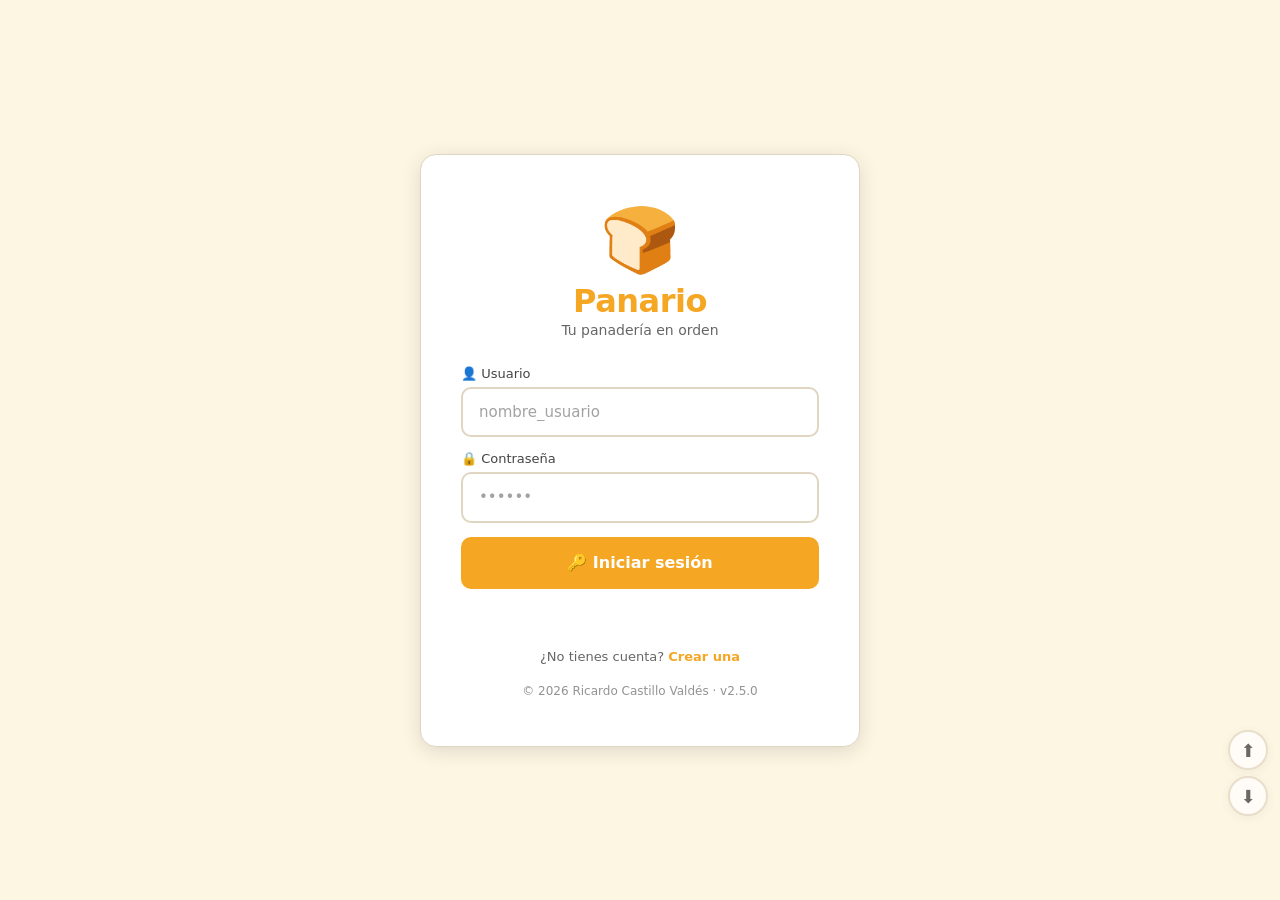
<file: offline.html>
<!DOCTYPE html>
<html lang="es">
<head>
    <meta charset="UTF-8">
    <meta name="viewport" content="width=device-width, initial-scale=1.0, viewport-fit=cover">
    <meta name="theme-color" content="#f5a623">
    <meta name="description" content="Panario - Página de sin conexión">
    <title>Sin conexión · Panario</title>
    <link rel="icon" type="image/x-icon" href="favicon.ico">
    <link rel="icon" type="image/png" sizes="16x16" href="favicon16.ico">
    <link rel="icon" type="image/png" sizes="32x32" href="favicon32.ico">
    <style>
        * {
            margin: 0;
            padding: 0;
            box-sizing: border-box;
            font-family: system-ui, -apple-system, 'Segoe UI', Roboto, 'Helvetica Neue', sans-serif;
        }
        
        :root {
            --bg: #fdf6e3;
            --bg-card: #ffffff;
            --text: #2d2d2d;
            --text-light: #666;
            --primary: #f5a623;
            --primary-dark: #d4891b;
            --border-color: #e0d5c0;
            --success: #10b981;
            --danger: #ef4444;
            --warning: #f59e0b;
            --info: #3b82f6;
            --safe-area-inset-top: env(safe-area-inset-top, 0px);
            --safe-area-inset-bottom: env(safe-area-inset-bottom, 0px);
            --safe-area-inset-left: env(safe-area-inset-left, 0px);
            --safe-area-inset-right: env(safe-area-inset-right, 0px);
        }
        
        @media (prefers-color-scheme: dark) {
            :root {
                --bg: #0d0d0d;
                --bg-card: #1a1a1a;
                --text: #e8e0d5;
                --text-light: #a0a0a0;
                --border-color: #3a3a3a;
            }
        }
        
        body {
            background: var(--bg);
            color: var(--text);
            min-height: 100vh;
            min-height: 100dvh;
            display: flex;
            align-items: center;
            justify-content: center;
            padding: 20px;
            padding-top: calc(20px + var(--safe-area-inset-top));
            padding-bottom: calc(20px + var(--safe-area-inset-bottom));
            padding-left: calc(20px + var(--safe-area-inset-left));
            padding-right: calc(20px + var(--safe-area-inset-right));
            transition: background 0.3s ease, color 0.3s ease;
        }
        
        .container {
            background: var(--bg-card);
            border-radius: 16px;
            padding: 32px 24px;
            max-width: 420px;
            width: 100%;
            box-shadow: 0 4px 24px rgba(0,0,0,0.1);
            border: 1px solid var(--border-color);
            text-align: center;
        }
        
        .icon {
            font-size: 64px;
            display: block;
            margin-bottom: 16px;
            animation: pulse 2s ease-in-out infinite;
        }
        
        @keyframes pulse {
            0%, 100% { transform: scale(1); opacity: 1; }
            50% { transform: scale(1.1); opacity: 0.7; }
        }
        
        h1 {
            font-size: 22px;
            color: var(--primary);
            margin-bottom: 8px;
            font-weight: 700;
        }
        
        .subtitle {
            font-size: 14px;
            color: var(--text-light);
            margin-bottom: 20px;
            line-height: 1.5;
        }
        
        .status-indicator {
            display: inline-flex;
            align-items: center;
            gap: 8px;
            padding: 8px 16px;
            border-radius: 20px;
            font-size: 13px;
            font-weight: 600;
            margin-bottom: 20px;
            transition: all 0.3s ease;
        }
        
        .status-indicator.offline {
            background: rgba(239, 68, 68, 0.15);
            color: var(--danger);
            border: 1px solid var(--danger);
        }
        
        .status-indicator.online {
            background: rgba(16, 185, 129, 0.15);
            color: var(--success);
            border: 1px solid var(--success);
        }
        
        .status-dot {
            width: 10px;
            height: 10px;
            border-radius: 50%;
            background: currentColor;
            animation: blink 1.5s ease-in-out infinite;
        }
        
        @keyframes blink {
            0%, 100% { opacity: 1; }
            50% { opacity: 0.3; }
        }
        
        .retry-counter {
            font-size: 12px;
            color: var(--text-light);
            margin-bottom: 20px;
            min-height: 16px;
        }
        
        .button-group {
            display: flex;
            flex-direction: column;
            gap: 10px;
            margin-bottom: 20px;
        }
        
        .btn {
            padding: 12px 20px;
            border: none;
            border-radius: 10px;
            font-size: 15px;
            font-weight: 600;
            cursor: pointer;
            transition: all 0.2s ease;
            font-family: inherit;
            display: flex;
            align-items: center;
            justify-content: center;
            gap: 8px;
        }
        
        .btn-primary {
            background: var(--primary);
            color: #fff;
        }
        
        .btn-primary:hover {
            background: var(--primary-dark);
            transform: translateY(-1px);
            box-shadow: 0 4px 12px rgba(245, 166, 35, 0.3);
        }
        
        .btn-primary:disabled {
            opacity: 0.5;
            cursor: not-allowed;
            transform: none;
            box-shadow: none;
        }
        
        .btn-secondary {
            background: transparent;
            color: var(--text);
            border: 2px solid var(--border-color);
        }
        
        .btn-secondary:hover {
            border-color: var(--primary);
            color: var(--primary);
        }
        
        .info-box {
            background: rgba(59, 130, 246, 0.08);
            border-left: 3px solid var(--info);
            border-radius: 8px;
            padding: 12px 14px;
            font-size: 12px;
            color: var(--text-light);
            text-align: left;
            line-height: 1.6;
        }
        
        .info-box strong {
            color: var(--info);
        }
        
        .keyboard-hint {
            font-size: 11px;
            color: var(--text-light);
            margin-top: 16px;
            opacity: 0.7;
        }
        
        kbd {
            display: inline-block;
            padding: 1px 6px;
            background: var(--bg);
            border: 1px solid var(--border-color);
            border-radius: 4px;
            font-family: monospace;
            font-size: 11px;
            color: var(--text);
        }
        
        .logo {
            font-size: 24px;
            margin-bottom: 4px;
            font-weight: 700;
            color: var(--text);
        }
        
        .logo span {
            color: var(--primary);
        }
    </style>
</head>
<body>
    <div class="container">
        <div class="logo">🍞 <span>Panario</span></div>
        <span class="icon">📡</span>
        
        <h1 id="title">Sin conexión</h1>
        <p class="subtitle" id="subtitle">
            No se pudo conectar con el servidor.<br>
            Panario intentará reconectarse automáticamente.
        </p>
        
        <div class="status-indicator offline" id="statusIndicator">
            <div class="status-dot"></div>
            <span id="statusText">Servidor no accesible</span>
        </div>
        
        <div class="retry-counter" id="retryCounter"></div>
        
        <div class="button-group">
            <button class="btn btn-primary" id="retryBtn" onclick="retryConnection()">
                🔄 Reintentar conexión
            </button>
            <button class="btn btn-secondary" onclick="clearCacheAndReload()">
                🧹 Limpiar caché y recargar
            </button>
        </div>
        
        <div class="info-box">
            <strong>💡 ¿Qué hacer?</strong><br>
            • Verifica tu conexión a internet<br>
            • Espera unos segundos (auto-retry cada 5s)<br>
            • Si el problema persiste, limpia el caché
        </div>
        
        <div class="keyboard-hint">
            Atajos: <kbd>R</kbd> reintentar · <kbd>Esc</kbd> ir al inicio
        </div>
    </div>
    
    <script>
        // ============================================================
        // OFFLINE PAGE - Panario v2.5.0
        // Auto-retry + limpieza de caché + detección de reconexión
        // ============================================================
        
        const SW_VERSION = '2.5.0';
        const RETRY_INTERVAL_MS = 5000;         // 5 segundos
        const MAX_RETRY_ATTEMPTS = 12;          // 12 × 5s = 60s
        const SERVER_CHECK_URL = './index.html';
        
        let retryAttempts = 0;
        let autoRetryTimer = null;
        let isRetrying = false;
        let isOnline = false;
        
        // ============================================================
        // LOG INICIAL
        // ============================================================
        
        console.log(`📡 Offline page cargada (SW v${SW_VERSION})`);
        console.log(`   🔄 Auto-retry: cada ${RETRY_INTERVAL_MS / 1000}s (máx ${MAX_RETRY_ATTEMPTS} intentos)`);
        
        // ============================================================
        // ESTADO DE CONEXIÓN
        // ============================================================
        
        function updateStatus(online, message) {
            isOnline = online;
            
            const indicator = document.getElementById('statusIndicator');
            const statusText = document.getElementById('statusText');
            
            if (online) {
                indicator.className = 'status-indicator online';
                statusText.textContent = message || 'Reconectando...';
            } else {
                indicator.className = 'status-indicator offline';
                statusText.textContent = message || 'Servidor no accesible';
            }
        }
        
        // ============================================================
        // VERIFICAR CONEXIÓN AL SERVIDOR
        // ============================================================
        
        async function checkServerConnection() {
            try {
                const controller = new AbortController();
                const timeoutId = setTimeout(() => controller.abort(), 5000);
                
                const response = await fetch(SERVER_CHECK_URL, {
                    method: 'HEAD',
                    cache: 'no-store',
                    signal: controller.signal
                });
                
                clearTimeout(timeoutId);
                return response.ok;
            } catch (err) {
                return false;
            }
        }
        
        // ============================================================
        // REINTENTAR CONEXIÓN
        // ============================================================
        
        async function retryConnection() {
            if (isRetrying) return;
            isRetrying = true;
            
            const retryBtn = document.getElementById('retryBtn');
            const retryCounter = document.getElementById('retryCounter');
            
            retryBtn.disabled = true;
            retryBtn.innerHTML = '⏳ Verificando...';
            retryCounter.textContent = '';
            
            updateStatus(false, 'Verificando conexión...');
            
            const online = await checkServerConnection();
            
            if (online) {
                updateStatus(true, '¡Conectado! Recargando...');
                retryCounter.textContent = '✅ Servidor accesible. Redirigiendo...';
                console.log('✅ Servidor accesible. Recargando la app...');
                
                setTimeout(() => {
                    const url = new URL('./index.html', window.location.href);
                    url.searchParams.set('refresh', Date.now());
                    url.searchParams.set('v', SW_VERSION);
                    window.location.href = url.toString();
                }, 800);
            } else {
                retryAttempts++;
                updateStatus(false, 'Servidor no accesible');
                retryCounter.textContent = `Intento ${retryAttempts}/${MAX_RETRY_ATTEMPTS}`;
                
                retryBtn.disabled = false;
                retryBtn.innerHTML = '🔄 Reintentar conexión';
                isRetrying = false;
                
                console.log(`⚠️ Intento ${retryAttempts}/${MAX_RETRY_ATTEMPTS}: servidor no accesible`);
                
                if (retryAttempts >= MAX_RETRY_ATTEMPTS) {
                    stopAutoRetry();
                    retryCounter.textContent = `⛔ Máximo de intentos alcanzado. Limpia el caché o espera.`;
                    console.warn('⛔ Máximo de intentos alcanzado');
                }
            }
        }
        
        // ============================================================
        // AUTO-RETRY
        // ============================================================
        
        function startAutoRetry() {
            if (autoRetryTimer) return;
            
            console.log(`🔄 Auto-retry iniciado (cada ${RETRY_INTERVAL_MS / 1000}s)`);
            
            autoRetryTimer = setInterval(() => {
                if (retryAttempts >= MAX_RETRY_ATTEMPTS) {
                    stopAutoRetry();
                    return;
                }
                retryConnection();
            }, RETRY_INTERVAL_MS);
            
            // Primer intento inmediato
            setTimeout(retryConnection, 1000);
        }
        
        function stopAutoRetry() {
            if (autoRetryTimer) {
                clearInterval(autoRetryTimer);
                autoRetryTimer = null;
                console.log('🛑 Auto-retry detenido');
            }
        }
        
        // ============================================================
        // LIMPIAR CACHÉ Y RECARGAR
        // ============================================================
        
        async function clearCacheAndReload() {
            const retryBtn = document.getElementById('retryBtn');
            const retryCounter = document.getElementById('retryCounter');
            
            retryBtn.disabled = true;
            retryBtn.innerHTML = '🧹 Limpiando...';
            retryCounter.textContent = 'Eliminando cachés y Service Workers...';
            
            console.log('🧹 Limpiando cachés y desregistrando SW...');
            
            try {
                // 1. Desregistrar todos los Service Workers
                if ('serviceWorker' in navigator) {
                    const registrations = await navigator.serviceWorker.getRegistrations();
                    for (const registration of registrations) {
                        await registration.unregister();
                        console.log('✅ SW desregistrado:', registration.scope);
                    }
                }
                
                // 2. Eliminar todas las cachés
                if ('caches' in window) {
                    const cacheNames = await caches.keys();
                    for (const cacheName of cacheNames) {
                        await caches.delete(cacheName);
                        console.log('🗑️ Caché eliminada:', cacheName);
                    }
                }
                
                retryCounter.textContent = '✅ Caché limpiada. Recargando...';
                console.log('✅ Caché limpiada. Recargando...');
                
                // 3. Recargar con anti-caché
                setTimeout(() => {
                    const url = new URL('./index.html', window.location.href);
                    url.searchParams.set('nocache', Date.now());
                    window.location.href = url.toString();
                }, 800);
                
            } catch (err) {
                console.error('❌ Error limpiando caché:', err);
                retryCounter.textContent = '❌ Error al limpiar. Recargando de todos modos...';
                
                setTimeout(() => {
                    window.location.reload(true);
                }, 1500);
            }
        }
        
        // ============================================================
        // DETECCIÓN DE RECONEXIÓN
        // ============================================================
        
        window.addEventListener('online', () => {
            console.log('🌐 Evento "online" detectado');
            updateStatus(true, 'Conexión restaurada');
            
            // Verificar que el servidor responde
            setTimeout(async () => {
                const ok = await checkServerConnection();
                if (ok) {
                    console.log('✅ Servidor responde. Recargando...');
                    window.location.href = './index.html?v=' + SW_VERSION;
                }
            }, 500);
        });
        
        window.addEventListener('offline', () => {
            console.log('📴 Evento "offline" detectado');
            updateStatus(false, 'Sin conexión');
        });
        
        // ============================================================
        // ATAJOS DE TECLADO
        // ============================================================
        
        document.addEventListener('keydown', (e) => {
            if (e.key === 'r' || e.key === 'R') {
                e.preventDefault();
                retryConnection();
            }
            
            if (e.key === 'Escape') {
                e.preventDefault();
                window.location.href = './index.html';
            }
        });
        
        // ============================================================
        // VISIBILIDAD (PAUSA/RESUME AUTO-RETRY)
        // ============================================================
        
        document.addEventListener('visibilitychange', () => {
            if (document.visibilityState === 'visible') {
                console.log('👁️ Página visible. Reanudando auto-retry...');
                startAutoRetry();
            } else {
                console.log('💤 Página oculta. Pausando auto-retry...');
                stopAutoRetry();
            }
        });
        
        // ============================================================
        // INICIALIZACIÓN
        // ============================================================
        
        // Verificar estado inicial
        if (navigator.onLine) {
            updateStatus(true, 'Verificando servidor...');
            // Esperar un poco antes de verificar (por si es un falso positivo)
            setTimeout(async () => {
                const ok = await checkServerConnection();
                if (ok) {
                    console.log('✅ Servidor accesible al inicio');
                    window.location.href = './index.html?v=' + SW_VERSION;
                } else {
                    updateStatus(false, 'Servidor no accesible');
                    startAutoRetry();
                }
            }, 500);
        } else {
            updateStatus(false, 'Sin conexión a internet');
            startAutoRetry();
        }
        
        console.log('✅ Offline page lista');
    </script>
</body>
</html>
</file>
<file: css/style.css>
:root {
    --bg: #fdf6e3;
    --bg-card: #ffffff;
    --bg-input: #ffffff;
    --text: #2d2d2d;
    --text-light: #666;
    --text-label: #444;
    --primary: #f5a623;
    --primary-dark: #d4891b;
    --primary-light: #fef3d6;
    --shadow: 0 2px 12px rgba(0,0,0,0.08);
    --shadow-hover: 0 4px 20px rgba(0,0,0,0.12);
    --radius: 16px;
    --nav-height: 68px;
    --header-height: 60px;
    --max-width: 480px;
    --border-color: #e0d5c0;
    --border-color-light: #f0ebe0;
    --input-radius: 10px;
    --input-padding: 12px 16px;
    --input-font-size: 15px;
    --transition-speed: 0.3s;
    --success: #10b981;
    --success-bg: #10b98120;
    --danger: #ef4444;
    --danger-bg: #ef444420;
    --warning: #f59e0b;
    --warning-bg: #f59e0b20;
    --info: #3b82f6;
    --info-bg: #3b82f620;
    --safe-area-inset-top: env(safe-area-inset-top, 0px);
    --safe-area-inset-bottom: env(safe-area-inset-bottom, 0px);
    --safe-area-inset-left: env(safe-area-inset-left, 0px);
    --safe-area-inset-right: env(safe-area-inset-right, 0px);
    
    /* 🆕 v2.3.7 (Corrección #6): Margen inferior aumentado a 40px */
    --bottom-margin-offset: 40px;
}

/* ============================================================
   MODO OSCURO MEJORADO
   ============================================================ */

[data-theme="dark"] {
    --bg: #0d0d0d;
    --bg-card: #1a1a1a;
    --bg-input: #2a2a2a;
    --text: #e8e0d5;
    --text-light: #a0a0a0;
    --text-label: #b0b0b0;
    --shadow: 0 2px 12px rgba(0,0,0,0.6);
    --shadow-hover: 0 4px 20px rgba(0,0,0,0.8);
    --border-color: #3a3a3a;
    --border-color-light: #2a2a2a;
    --primary: #f5a623;
    --primary-dark: #d4891b;
    --primary-light: #2a2010;
    --success: #34d399;
    --success-bg: #34d39920;
    --danger: #f87171;
    --danger-bg: #f8717120;
    --warning: #fbbf24;
    --warning-bg: #fbbf2420;
    --info: #60a5fa;
    --info-bg: #60a5fa20;
}

/* ============================================================
   TRANSICIÓN SUAVE PARA CAMBIO DE TEMA
   ============================================================ */

* {
    transition: background-color var(--transition-speed) ease,
                color var(--transition-speed) ease,
                border-color var(--transition-speed) ease,
                box-shadow var(--transition-speed) ease;
}

/* ============================================================
   GENERAL
   ============================================================ */

* {
    margin: 0;
    padding: 0;
    box-sizing: border-box;
    font-family: system-ui, -apple-system, 'Segoe UI', Roboto, 'Helvetica Neue', sans-serif;
}

/* 🆕 v2.3.1: Bloquear completamente transform/will-change/isolation/filter
   en html, body y #appScreen. */
html, body, #appScreen {
    transform: none !important;
    will-change: auto !important;
    isolation: auto !important;
    filter: none !important;
    -webkit-filter: none !important;
    perspective: none !important;
    backface-visibility: visible !important;
    -webkit-backface-visibility: visible !important;
    contain: none !important;
    content-visibility: visible !important;
}

body {
    background: var(--bg);
    color: var(--text);
    transition: background var(--transition-speed), color var(--transition-speed);
    min-height: 100vh;
    height: 100vh;
    overflow: hidden;
    display: flex;
    justify-content: center;
    align-items: center;
}

html {
    will-change: auto;
}

.screen {
    display: none;
    width: 100%;
    height: 100vh;
    flex-direction: column;
    overflow: hidden;
}
.screen.active { 
    display: flex; 
}

/* ============================================================
   APLICAR SAFE AREA
   ============================================================ */

#appScreen {
    padding-top: var(--safe-area-inset-top);
    padding-bottom: var(--safe-area-inset-bottom);
    padding-left: var(--safe-area-inset-left);
    padding-right: var(--safe-area-inset-right);
}

/* ============================================================
   AUTH
   ============================================================ */

.auth-wrapper {
    width: 100%;
    height: 100vh;
    display: flex;
    justify-content: center;
    align-items: center;
    padding: 20px;
    background: var(--bg);
}

.auth-container {
    background: var(--bg-card);
    border-radius: var(--radius);
    padding: 32px 28px;
    max-width: 420px;
    width: 100%;
    box-shadow: var(--shadow-hover);
    transition: all var(--transition-speed);
    margin: 0 auto;
    border: 1px solid var(--border-color);
}

.auth-header {
    text-align: center;
    margin-bottom: 28px;
}
.auth-header .logo { 
    font-size: 56px; 
    display: block;
    margin-bottom: 4px;
}
.auth-header h1 { 
    font-size: 28px; 
    color: var(--primary);
    font-weight: 700;
    letter-spacing: -0.5px;
}
.auth-header .subtitle { 
    color: var(--text-light);
    font-size: 14px;
    margin-top: 2px;
}

.auth-form {
    display: flex;
    flex-direction: column;
    gap: 14px;
}

/* ============================================================
   FORM GROUP
   ============================================================ */

.form-group {
    display: flex;
    flex-direction: column;
    gap: 4px;
}
.form-group label {
    font-size: 13px;
    font-weight: 500;
    color: var(--text-label);
    margin-bottom: 2px;
}

/* ============================================================
   INPUTS HOMOGÉNEOS - MODO OSCURO MEJORADO
   ============================================================ */

.input-field,
.input-select,
.input-textarea,
.auth-container input,
.form-group input,
.form-group select,
.form-group textarea {
    width: 100%;
    padding: var(--input-padding);
    border: 2px solid var(--border-color);
    border-radius: var(--input-radius);
    font-size: var(--input-font-size);
    background: var(--bg-input);
    color: var(--text);
    transition: border-color 0.2s, box-shadow 0.2s, background 0.2s;
    outline: none;
    font-family: inherit;
    line-height: 1.5;
}

.input-field:focus,
.input-select:focus,
.input-textarea:focus,
.auth-container input:focus,
.form-group input:focus,
.form-group select:focus,
.form-group textarea:focus {
    border-color: var(--primary);
    box-shadow: 0 0 0 3px rgba(245, 166, 35, 0.15);
    background: var(--bg-input);
}

.input-field::placeholder,
.auth-container input::placeholder,
.form-group input::placeholder {
    color: var(--text-light);
    opacity: 0.6;
}

.input-textarea,
.form-group textarea {
    resize: vertical;
    min-height: 60px;
    font-family: inherit;
    line-height: 1.6;
}

.input-select,
.form-group select {
    appearance: none;
    background-image: url("data:image/svg+xml,%3Csvg xmlns='http://www.w3.org/2000/svg' width='12' height='12' viewBox='0 0 12 12'%3E%3Cpath fill='%23666' d='M6 8L1 3h10z'/%3E%3C/svg%3E");
    background-repeat: no-repeat;
    background-position: right 12px center;
    padding-right: 36px;
    cursor: pointer;
}

[data-theme="dark"] .input-select,
[data-theme="dark"] .form-group select {
    background-image: url("data:image/svg+xml,%3Csvg xmlns='http://www.w3.org/2000/svg' width='12' height='12' viewBox='0 0 12 12'%3E%3Cpath fill='%23a0a0a0' d='M6 8L1 3h10z'/%3E%3C/svg%3E");
}

.input-select:focus,
.form-group select:focus {
    border-color: var(--primary);
    box-shadow: 0 0 0 3px rgba(245, 166, 35, 0.15);
}

/* ============================================================
   BOTONES - MODO OSCURO MEJORADO
   ============================================================ */

.btn {
    width: 100%;
    padding: 14px;
    border: none;
    border-radius: var(--input-radius);
    font-size: 16px;
    font-weight: 600;
    cursor: pointer;
    transition: all 0.2s;
    text-align: center;
    font-family: inherit;
    line-height: 1.5;
}
.btn.primary {
    background: var(--primary);
    color: #fff;
}
.btn.primary:hover { 
    background: var(--primary-dark);
    transform: translateY(-1px);
    box-shadow: 0 4px 12px rgba(245, 166, 35, 0.3);
}
.btn.secondary {
    background: transparent;
    color: var(--text-light);
    border: 2px solid var(--border-color);
}
.btn.secondary:hover {
    border-color: var(--primary);
    color: var(--primary);
}
.btn.danger {
    background: var(--danger);
    color: #fff;
}
.btn.danger:hover {
    background: #dc2626;
    transform: translateY(-1px);
    box-shadow: 0 4px 12px rgba(239, 68, 68, 0.3);
}
.btn.success {
    background: var(--success);
    color: #fff;
}
.btn.success:hover {
    background: #059669;
    transform: translateY(-1px);
    box-shadow: 0 4px 12px rgba(16, 185, 129, 0.3);
}
.btn.warning {
    background: var(--warning);
    color: #fff;
}
.btn.warning:hover {
    background: #d97706;
    transform: translateY(-1px);
    box-shadow: 0 4px 12px rgba(245, 158, 11, 0.3);
}

.error {
    color: var(--danger);
    font-size: 13px;
    min-height: 20px;
    text-align: center;
    margin-top: 4px;
}

.auth-footer {
    text-align: center;
    margin-top: 20px;
    color: var(--text-light);
    font-size: 12px;
    opacity: 0.7;
}

/* ============================================================
   APP HEADER - MODO OSCURO MEJORADO
   🆕 v2.3.1: FIX BUG #1 (Corrección #5) - Forzar position: sticky
   ============================================================ */

header {
    height: var(--header-height);
    padding: 0 16px;
    display: flex;
    align-items: center;
    gap: 12px;
    background: var(--bg-card);
    box-shadow: var(--shadow);
    flex-shrink: 0;
    border-bottom: 1px solid var(--border-color);
    
    position: sticky !important;
    top: 0 !important;
    z-index: 200 !important;
    
    padding-top: calc(12px + var(--safe-area-inset-top, 0px));
    padding-left: calc(16px + var(--safe-area-inset-left, 0px));
    padding-right: calc(16px + var(--safe-area-inset-right, 0px));
    
    transform: none !important;
    -webkit-transform: none !important;
    will-change: auto !important;
    isolation: auto !important;
    filter: none !important;
    -webkit-filter: none !important;
    perspective: none !important;
    -webkit-perspective: none !important;
    backface-visibility: visible !important;
    -webkit-backface-visibility: visible !important;
    
    contain: layout style;
}

header h1 { 
    font-size: 20px; 
    flex: 1;
    font-weight: 700;
    color: var(--text);
}
#userDisplay {
    font-size: 14px;
    color: var(--text);
    cursor: pointer;
    user-select: none;
    transition: all 0.2s;
    padding: 4px 10px;
    border-radius: 20px;
    border: 1px solid var(--border-color);
    background: var(--bg);
}
#userDisplay:hover {
    background: var(--border-color);
    border-color: var(--primary);
}
#userDisplay .user-avatar-img {
    display: inline-block;
    width: 24px;
    height: 24px;
    border-radius: 50%;
    overflow: hidden;
    vertical-align: middle;
    border: 1px solid var(--border-color);
}
#userDisplay .user-avatar-img img {
    width: 100%;
    height: 100%;
    object-fit: cover;
}
.icon-btn {
    background: none;
    border: none;
    font-size: 22px;
    cursor: pointer;
    padding: 4px 8px;
    border-radius: 8px;
    transition: all 0.2s;
    color: var(--text);
    display: flex;
    align-items: center;
    justify-content: center;
}
.icon-btn:hover {
    background: var(--bg);
    transform: scale(1.05);
}
.icon-btn.logout-btn {
    color: var(--danger);
}
.icon-btn.logout-btn:hover {
    background: var(--danger-bg);
}

/* ============================================================
   MENÚ DE USUARIO - MODO OSCURO MEJORADO
   ============================================================ */

#userMenu {
    animation: slideDown 0.2s ease;
    background: var(--bg-card);
    border: 1px solid var(--border-color);
    border-radius: var(--radius);
    box-shadow: var(--shadow-hover);
}
#userMenu button {
    font-family: system-ui, -apple-system, 'Segoe UI', Roboto, 'Helvetica Neue', sans-serif;
    color: var(--text);
}
#userMenu button:hover {
    background: var(--bg) !important;
}

@keyframes slideDown {
    from { opacity: 0; transform: translateY(-10px) scale(0.95); }
    to { opacity: 1; transform: translateY(0) scale(1); }
}

/* ============================================================
   MAIN CONTENT
   🆕 v2.3.7 (Corrección #6): 
   - padding-top reducido a 12px (título más pegado al header)
   - margen inferior aumentado a 40px (más respiro antes del bottom-nav)
   - primera/last-child sin margen residual
   ============================================================ */

main {
    flex: 1;
    overflow-y: auto;
    padding: 12px 16px 16px 16px;
    padding-bottom: calc(var(--nav-height) + var(--bottom-margin-offset) + var(--safe-area-inset-bottom, 0px));
    width: 100%;
    max-width: 800px;
    margin: 0 auto;
    
    transform: none !important;
    -webkit-transform: none !important;
    will-change: auto !important;
    isolation: auto !important;
}

/* 🆕 v2.3.7 (Corrección #6): Evitar margen superior residual en el primer hijo */
main > *:first-child {
    margin-top: 0 !important;
}

/* 🆕 v2.3.7 (Corrección #6): Pequeño respiro antes del padding-bottom */
main > *:last-child {
    margin-bottom: 8px;
}

@supports not (padding-bottom: env(safe-area-inset-bottom)) {
    main {
        padding-bottom: calc(var(--nav-height) + var(--bottom-margin-offset)) !important;
    }
}

/* ============================================================
   BOTTOM NAV - MODO OSCURO MEJORADO
   ============================================================ */

.bottom-nav {
    position: fixed;
    bottom: 0;
    left: 0;
    right: 0;
    height: var(--nav-height);
    background: var(--bg-card);
    box-shadow: 0 -2px 12px rgba(0,0,0,0.06);
    display: flex;
    justify-content: space-around;
    align-items: center;
    border-top: 1px solid var(--border-color);
    max-width: 800px;
    margin: 0 auto;
    z-index: 100;
    padding-bottom: var(--safe-area-inset-bottom, 0px);
}

[data-theme="dark"] .bottom-nav {
    box-shadow: 0 -2px 12px rgba(0,0,0,0.4);
}

.nav-item {
    background: none;
    border: none;
    font-size: 26px;
    padding: 8px 16px;
    border-radius: 12px;
    opacity: 0.5;
    transition: all 0.2s;
    cursor: pointer;
    color: var(--text);
}
.nav-item:hover {
    opacity: 0.8;
}
.nav-item.active {
    opacity: 1;
    background: var(--primary);
    color: #fff;
    box-shadow: 0 2px 8px rgba(245, 166, 35, 0.3);
}

/* ============================================================
   CARDS - MODO OSCURO MEJORADO
   ============================================================ */

.card {
    background: var(--bg-card);
    border-radius: var(--radius);
    padding: 20px;
    margin-bottom: 14px;
    box-shadow: var(--shadow);
    border: 1px solid var(--border-color);
    transition: all var(--transition-speed);
}
.card h2 {
    margin-bottom: 12px;
    font-size: 20px;
    color: var(--text);
}
.card h3 {
    color: var(--text);
}
.card h4 {
    color: var(--text);
}
.card p {
    color: var(--text-light);
    line-height: 1.6;
}
.card:hover {
    box-shadow: var(--shadow-hover);
}

[data-theme="dark"] .card {
    border-color: var(--border-color);
}

hr {
    margin: 16px 0;
    border: none;
    border-top: 1px solid var(--border-color);
}

/* ============================================================
   BADGES - MODO OSCURO MEJORADO
   ============================================================ */

.badge {
    display: inline-block;
    padding: 2px 10px;
    border-radius: 12px;
    font-size: 11px;
    font-weight: 600;
}

.badge-success {
    background: var(--success-bg);
    color: var(--success);
}

.badge-danger {
    background: var(--danger-bg);
    color: var(--danger);
}

.badge-warning {
    background: var(--warning-bg);
    color: var(--warning);
}

.badge-info {
    background: var(--info-bg);
    color: var(--info);
}

.badge-void {
    background: #94a3b820;
    color: #94a3b8;
}

/* ============================================================
   SCROLLBAR - MODO OSCURO MEJORADO
   ============================================================ */

::-webkit-scrollbar {
    width: 6px;
    height: 6px;
}
::-webkit-scrollbar-track {
    background: var(--bg);
}
::-webkit-scrollbar-thumb {
    background: var(--primary);
    border-radius: 10px;
}

[data-theme="dark"] ::-webkit-scrollbar-track {
    background: var(--bg);
}
[data-theme="dark"] ::-webkit-scrollbar-thumb {
    background: var(--primary-dark);
}

/* ============================================================
   BOTONES FLOTANTES - MODO OSCURO MEJORADO
   ============================================================ */

.scroll-buttons {
    position: fixed;
    bottom: calc(var(--nav-height) + 20px + var(--safe-area-inset-bottom, 0px));
    right: 12px;
    display: flex;
    flex-direction: column;
    gap: 6px;
    z-index: 90;
}

.scroll-btn {
    width: 40px;
    height: 40px;
    border-radius: 50%;
    border: 2px solid var(--border-color);
    background: var(--bg-card);
    color: var(--text);
    font-size: 18px;
    cursor: pointer;
    display: flex;
    align-items: center;
    justify-content: center;
    box-shadow: var(--shadow);
    transition: all 0.2s;
    opacity: 0.7;
}

.scroll-btn:hover {
    opacity: 1;
    transform: scale(1.05);
    border-color: var(--primary);
}

[data-theme="dark"] .scroll-btn {
    border-color: var(--border-color);
    background: var(--bg-card);
    color: var(--text);
}

/* ============================================================
   TABLAS - MODO OSCURO MEJORADO
   ============================================================ */

.table-header {
    display: grid;
    background: var(--bg);
    padding: 8px 12px;
    border-radius: 8px 8px 0 0;
    border-bottom: 2px solid var(--border-color);
    font-weight: 600;
    font-size: 12px;
    color: var(--text-label);
    gap: 6px;
}

.table-row {
    display: grid;
    padding: 8px 12px;
    border-bottom: 1px solid var(--border-color);
    align-items: center;
    gap: 6px;
    font-size: 14px;
}

.table-row:last-child {
    border-bottom: none;
}

[data-theme="dark"] .table-header {
    background: var(--bg);
    border-bottom-color: var(--border-color);
}

[data-theme="dark"] .table-row {
    border-bottom-color: var(--border-color);
}

/* ============================================================
   SOFT-DELETE - MODO OSCURO MEJORADO
   ============================================================ */

.deleted-item {
    opacity: 0.5;
    text-decoration: line-through;
    background: var(--bg);
    border-left: 4px solid #94a3b8 !important;
}

.deleted-item .card {
    opacity: 0.5;
}

.deleted-badge {
    font-size: 10px;
    background: #94a3b8;
    color: #fff;
    padding: 1px 8px;
    border-radius: 12px;
    margin-left: 6px;
}

/* ============================================================
   ANIMACIONES PARA MODALES
   ============================================================ */

@keyframes modalFadeIn {
    from { opacity: 0; }
    to { opacity: 1; }
}

@keyframes modalSlideUp {
    from { opacity: 0; transform: translateY(30px) scale(0.95); }
    to { opacity: 1; transform: translateY(0) scale(1); }
}

@keyframes modalFadeOut {
    from { opacity: 1; }
    to { opacity: 0; }
}

@keyframes slideInRight {
    from { transform: translateX(120%); opacity: 0; }
    to { transform: translateX(0); opacity: 1; }
}

@keyframes slideOutRight {
    from { transform: translateX(0); opacity: 1; }
    to { transform: translateX(120%); opacity: 0; }
}

@keyframes bellRing {
    0% { transform: rotate(0deg); }
    20% { transform: rotate(15deg); }
    40% { transform: rotate(-15deg); }
    60% { transform: rotate(10deg); }
    80% { transform: rotate(-10deg); }
    100% { transform: rotate(0deg); }
}

/* ============================================================
   🆕 v2.3.1: CORRECCIÓN #5 - REGLAS DEFENSIVAS REFORZADAS
   ============================================================ */

#appScreen > header,
#appScreen header,
header {
    position: sticky !important;
    top: 0 !important;
    z-index: 200 !important;
    transform: none !important;
    -webkit-transform: none !important;
    will-change: auto !important;
    isolation: auto !important;
    filter: none !important;
    -webkit-filter: none !important;
    perspective: none !important;
    -webkit-perspective: none !important;
    backface-visibility: visible !important;
    -webkit-backface-visibility: visible !important;
}

body:not(.modal-open) {
    transform: none !important;
    -webkit-transform: none !important;
    will-change: auto !important;
    isolation: auto !important;
    filter: none !important;
    -webkit-filter: none !important;
}

#appScreen {
    transform: none !important;
    -webkit-transform: none !important;
    will-change: auto !important;
    isolation: auto !important;
}

html, body {
    transform: none !important;
    -webkit-transform: none !important;
    will-change: auto !important;
    isolation: auto !important;
}

main {
    transform: none !important;
    -webkit-transform: none !important;
    will-change: auto !important;
    isolation: auto !important;
}

#appScreen > header > * {
    transform: none !important;
    -webkit-transform: none !important;
    will-change: auto !important;
}

.bottom-nav {
    transform: none !important;
    -webkit-transform: none !important;
}

body.modal-open {
}

@media screen and (-webkit-min-device-pixel-ratio: 0) {
    body:not(.modal-open) {
        transform: none !important;
    }
}

@supports (-webkit-touch-callout: none) {
    body:not(.modal-open),
    html,
    #appScreen {
        -webkit-transform: none !important;
    }
}

/* ============================================================
   RESPONSIVE - MODO OSCURO MEJORADO
   🆕 v2.3.7 (Corrección #6): padding-top ajustado en todos los breakpoints
   ============================================================ */

/* Móviles pequeños (Samsung A05, iPhone SE, etc.) */
@media (max-width: 480px) {
    .auth-container {
        padding: 24px 18px;
    }
    .auth-header .logo { font-size: 44px; }
    .auth-header h1 { font-size: 24px; }
    .auth-container input { 
        padding: 11px 14px;
        font-size: 14px;
    }
    .btn { 
        padding: 12px;
        font-size: 15px;
    }
    
    header {
        height: 50px;
        padding: 0 10px;
        padding-top: calc(8px + var(--safe-area-inset-top, 0px));
        padding-left: calc(10px + var(--safe-area-inset-left, 0px));
        padding-right: calc(10px + var(--safe-area-inset-right, 0px));
    }
    header h1 {
        font-size: 17px;
    }
    #userDisplay {
        font-size: 12px;
        padding: 2px 8px;
    }
    #userMenu {
        min-width: 160px;
        right: 8px;
        top: 50px !important;
    }
    .icon-btn {
        font-size: 18px;
        padding: 2px 6px;
    }
    
    /* 🆕 v2.3.7 (Corrección #6): padding-top reducido a 8px */
    main {
        padding: 8px 12px 12px 12px;
        padding-bottom: calc(var(--nav-height) + 32px + var(--safe-area-inset-bottom, 0px));
        padding-bottom: calc(var(--nav-height) + 32px + env(safe-area-inset-bottom, 0px));
    }
    
    .bottom-nav {
        height: 56px;
        padding-bottom: var(--safe-area-inset-bottom, 0px);
        padding-bottom: env(safe-area-inset-bottom, 0px);
    }
    .nav-item {
        font-size: 20px;
        padding: 4px 8px;
    }
    
    .scroll-btn {
        width: 32px;
        height: 32px;
        font-size: 14px;
    }
    .scroll-buttons {
        bottom: calc(var(--nav-height) + 16px + var(--safe-area-inset-bottom, 0px));
        right: 8px;
    }
    
    .card {
        padding: 14px !important;
        margin-bottom: 10px;
    }
    .card h2 {
        font-size: 17px;
    }
    
    #dashboard-charts {
        grid-template-columns: 1fr !important;
    }
    #dashboard-stats {
        grid-template-columns: repeat(2, 1fr) !important;
        gap: 8px !important;
    }
    #dashboard-stats .card {
        padding: 10px !important;
    }
    #dashboard-stats .card div:first-child {
        font-size: 10px !important;
    }
    #dashboard-stats .card div:last-child {
        font-size: 18px !important;
    }
    #payment-methods {
        grid-template-columns: repeat(2, 1fr) !important;
        gap: 6px !important;
    }
    #payment-methods > div {
        padding: 8px 4px !important;
    }
    #payment-methods > div div {
        font-size: 11px !important;
    }
    #quick-actions {
        flex-direction: column !important;
    }
    #quick-actions .btn {
        width: 100% !important;
        flex: none !important;
        min-width: unset !important;
        padding: 8px 12px !important;
        font-size: 13px !important;
    }
}

/* Móviles medianos */
@media (max-width: 600px) {
    #dashboard-charts {
        grid-template-columns: 1fr !important;
    }
    #dashboard-stats {
        grid-template-columns: repeat(2, 1fr) !important;
    }
    #payment-methods {
        grid-template-columns: repeat(2, 1fr) !important;
    }
}

/* Tablets y desktop */
@media (min-width: 768px) {
    .auth-container {
        padding: 48px 40px;
        max-width: 440px;
    }
    .auth-header .logo { font-size: 64px; }
    .auth-header h1 { font-size: 32px; }
    
    /* 🆕 v2.3.7 (Corrección #6): padding-top a 20px */
    main {
        padding: 20px 24px 24px 24px;
        padding-bottom: calc(var(--nav-height) + var(--bottom-margin-offset));
        max-width: 900px;
    }
    
    .bottom-nav {
        max-width: 900px;
        height: 72px;
    }
    .nav-item {
        font-size: 30px;
        padding: 10px 24px;
    }
    
    header h1 { font-size: 24px; }
    #userDisplay { font-size: 15px; }
    .icon-btn { font-size: 24px; }
}

/* Desktop grande */
@media (min-width: 1200px) {
    /* 🆕 v2.3.7 (Corrección #6): padding-top a 24px */
    main {
        max-width: 1100px;
        padding: 24px 32px 32px 32px;
        padding-bottom: calc(var(--nav-height) + var(--bottom-margin-offset));
    }
    .bottom-nav {
        max-width: 1100px;
    }
    .card {
        padding: 28px;
    }
}

/* Ajuste para pantallas muy anchas */
@media (min-width: 1400px) {
    .bottom-nav {
        left: 50%;
        transform: translateX(-50%);
        width: 1100px;
    }
}

/* 🆕 v2.3.7 (Corrección #6): Fix final para padding-bottom */
@supports (padding-bottom: env(safe-area-inset-bottom)) {
    main {
        padding-bottom: calc(var(--nav-height) + 40px + env(safe-area-inset-bottom, 0px)) !important;
    }
    .bottom-nav {
        padding-bottom: env(safe-area-inset-bottom, 0px) !important;
    }
    .scroll-buttons {
        bottom: calc(var(--nav-height) + 16px + env(safe-area-inset-bottom, 0px)) !important;
    }
}

/* 🆕 v2.3.7 (Corrección #6): Móvil vertical - 48px */
@media (max-width: 480px) and (orientation: portrait) {
    main {
        padding-bottom: calc(var(--nav-height) + 48px + var(--safe-area-inset-bottom, 0px)) !important;
        padding-bottom: calc(var(--nav-height) + 48px + env(safe-area-inset-bottom, 0px)) !important;
    }
    .card:last-child {
        margin-bottom: 8px;
    }
    .bottom-nav {
        padding-bottom: var(--safe-area-inset-bottom, 0px) !important;
        padding-bottom: env(safe-area-inset-bottom, 0px) !important;
    }
    .scroll-buttons {
        bottom: calc(var(--nav-height) + 20px + var(--safe-area-inset-bottom, 0px)) !important;
        bottom: calc(var(--nav-height) + 20px + env(safe-area-inset-bottom, 0px)) !important;
    }
}

/* 🆕 v2.3.7 (Corrección #6): 56px para muy pequeños */
@media (max-width: 400px) {
    main {
        padding-bottom: calc(var(--nav-height) + 56px + var(--safe-area-inset-bottom, 0px)) !important;
    }
}
</file>
